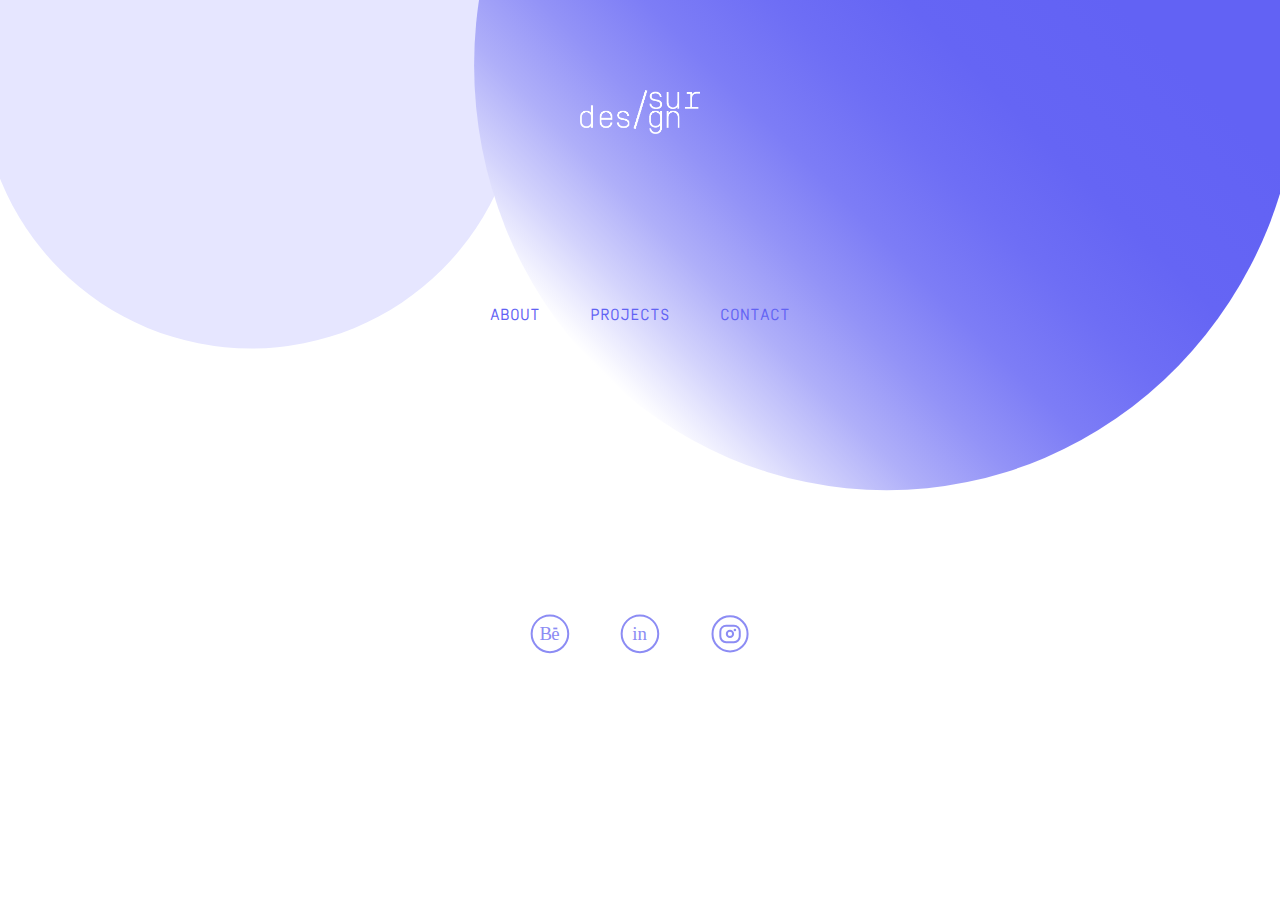
<file: index.html>
<!DOCTYPE html>
<html lang="en">
<head>
  <meta charset="UTF-8">
  <meta name="viewport" content="width=device-width">
  <meta name="description" content="">
  
  <title>isurdesign</title>
  <link rel="stylesheet" href="main.css">
</head>
<body class="wrapper">
 <div class="background-pattern-large"></div>
 <div class="background-pattern-small"></div>
  <header class="logo">
   <a href="index.html"><img class="icon" src="assets/logo-white.png" alt="isur design logo" width="120"></a>
  </header>
  
  <main>
    <nav>
     <ul>
       <!-- <li><a href="home.html">HOME</a></li> !-->
       <li><a href="about.html">ABOUT</a></li>
       <li><a href="projects.html">PROJECTS</a></li>
       <li><a href="contact.html">CONTACT</a></li>
     </ul>
    </nav>
    
  </main>
  
  <footer>
   <nav>
     <ul class="social-nav">
       <li><a href="https://www.behance.net/iurshanaed51"><img src="assets/icon-behance-01.svg" alt="behance icon" width="40"></a></li>
       <li><a href="https://www.linkedin.com/in/urshana-ismayilova-074402137/"><img src="assets/icon-linkedin-01.svg" alt="linkedin icon" width="40"></a></li>
       <li><a href="https://www.instagram.com/isur_design/"><img src="assets/icon-instagram-01.svg" alt="instagram icon" width="40"></a></li>
     </ul>
   </nav>
 </footer>
  
  
  
   
  
</body>
</html>
</file>
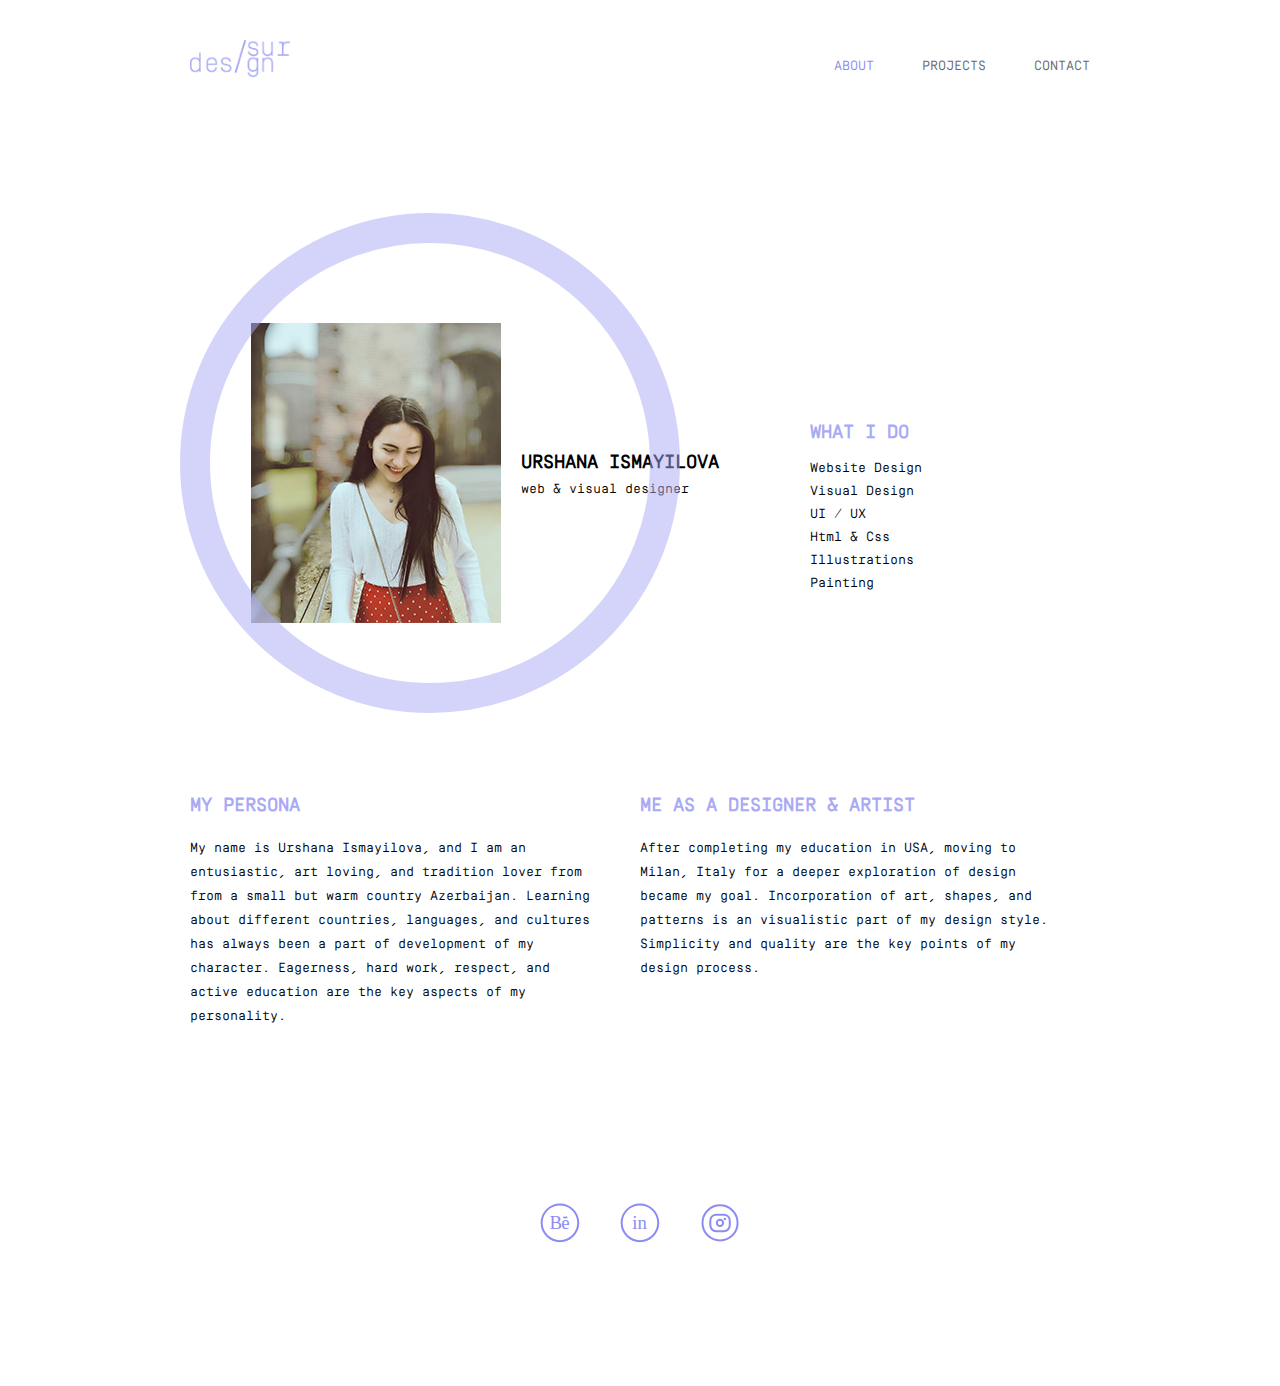
<file: about.html>
<!DOCTYPE html>
<html lang="en">
<head>
  <meta charset="UTF-8">
  <meta name="viewport" content="width=device-width, initial-scale=1.0">
  <title>Personal Description</title>
  <link rel="stylesheet" href="about.css">
</head>
<body>
 <header>
  <a href="index.html"><div class="logo"></div></a>
   <!-- img src="assets/logo-1@2x.png" alt="isur design logo" width="80" class="logo" !-->
   <nav>
     <ul class="top-nav">
       <!-- <li><a href="home.html">HOME</a></li> !-->
       <li><a class="active" href="about.html" >ABOUT</a></li>
       <li><a href="projects.html">PROJECTS</a></li>
       <li><a href="contact.html">CONTACT</a></li>
     </ul>
   </nav>
   
   </header>
 
 <main>
 
 <section class="about">
 <div class="circle"></div>
  <div class="about-circle">
   <div class="profile-photo">
   <img src="assets/profile.JPG" alt="Profile image" width="250" height="300">
   </div>
  
  <div class="title">
    <h1>Urshana Ismayilova</h1>
    <p>Web &amp; Visual Designer</p>
  </div>
  
  </div>
  
    <article class="about-nav-box">
     <h3>What I do</h3>
     <nav class="about-nav">
       <ul>
         <li>Website Design</li>
         <li>Visual Design</li>
         <li>UI / UX</li>
         <li>Html &amp; Css</li>
         <li>Illustrations</li>
         <li>Painting</li>
       </ul>
     </nav>
   </article>
 </section>
  

   
   <!--<div class="slogan">
     <h4>Simplicity and quality</h4>
   </div> !-->
   
   <div class="about-text">
   
    <article class="persona">
     <h3>My Persona</h3>
     <p>My name is Urshana Ismayilova, and I am an entusiastic, art loving, and tradition lover from from a small but warm country Azerbaijan. Learning about different countries, languages, and cultures has always been a part of development of my character. Eagerness, hard work, respect, and active education are the key aspects of my personality.</p>
   </article>
   
   <article class="me">
     <h3>Me as a Designer &amp; artist</h3>
     <p>After completing my education in USA, moving to Milan, Italy for a deeper exploration of design became my goal. Incorporation of art, shapes, and patterns is an visualistic part of my design style. Simplicity and quality are the key points of my design process.</p>
   </article>
   
   </div>
 </main>
 
 <footer>
   <nav>
     <ul class="social-nav">
       <li><a href="https://www.behance.net/iurshanaed51"><img src="assets/icon-behance-01.svg" alt="behance icon" width="40"></a></li>
       <li><a href="https://www.linkedin.com/in/urshana-ismayilova-074402137/"><img src="assets/icon-linkedin-01.svg" alt="linkedin icon" width="40"></a></li>
       <li><a href="https://www.instagram.com/isur_design/"><img src="assets/icon-instagram-01.svg" alt="instagram icon" width="40"></a></li>
     </ul>
   </nav>
 </footer>
  
</body>
</html>
</file>
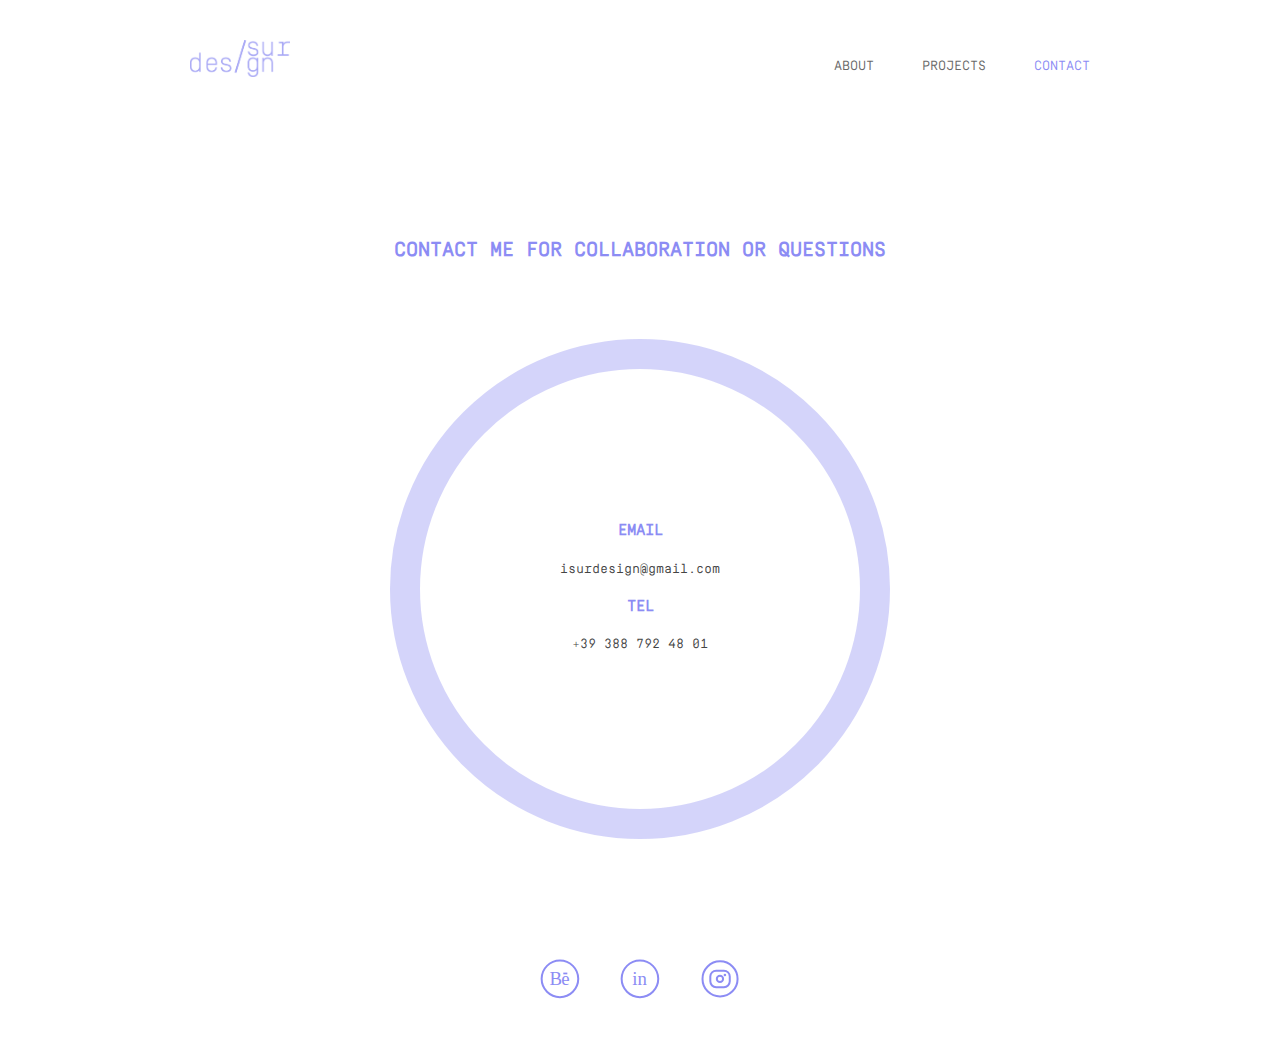
<file: contact.html>
<!DOCTYPE html>
<html lang="en">
<head>
  <meta charset="UTF-8">
  <meta name="viewport" content="width=device-width">
  <meta name="description" content="contact information">
  <title>isur DESIGN about</title>
  <link rel="stylesheet" href="style.css">
</head>
<body>


<header>
  <a href="index.html"><div class="logo"></div></a>
   <!-- img src="assets/logo-1@2x.png" alt="isur design logo" width="80" class="logo" !-->
   <nav>
     <ul class="top-nav">
       <!-- <li><a href="home.html">HOME</a></li> !-->
       <li><a href="about.html" >ABOUT</a></li>
       <li><a href="projects.html">PROJECTS</a></li>
       <li><a  class="active" href="contact.html">CONTACT</a></li>
     </ul>
   </nav>
   
   </header>
 <main class="contact-box">
   <h2>Contact me for collaboration or questions</h2>
  
  <article class="contacts">
     <h3>Email</h3>
     <p><a href="mailto:isurdesign@gmail.com">isurdesign@gmail.com</a></p>
     <h3>Tel</h3>
     <p>+39 388 792 48 01</p>
   </article>
 </main>
 
<footer>
   <nav>
     <ul class="social-nav">
       <li><a href="https://www.behance.net/iurshanaed51"><img src="assets/icon-behance-01.svg" alt="behance icon" width="40"></a></li>
       <li><a href="https://www.linkedin.com/in/urshana-ismayilova-074402137/"><img src="assets/icon-linkedin-01.svg" alt="linkedin icon" width="40"></a></li>
       <li><a href="https://www.instagram.com/isur_design/"><img src="assets/icon-instagram-01.svg" alt="instagram icon" width="40"></a></li>
     </ul>
   </nav>
 </footer>
 
 
  
  
</body>
</html>
</file>
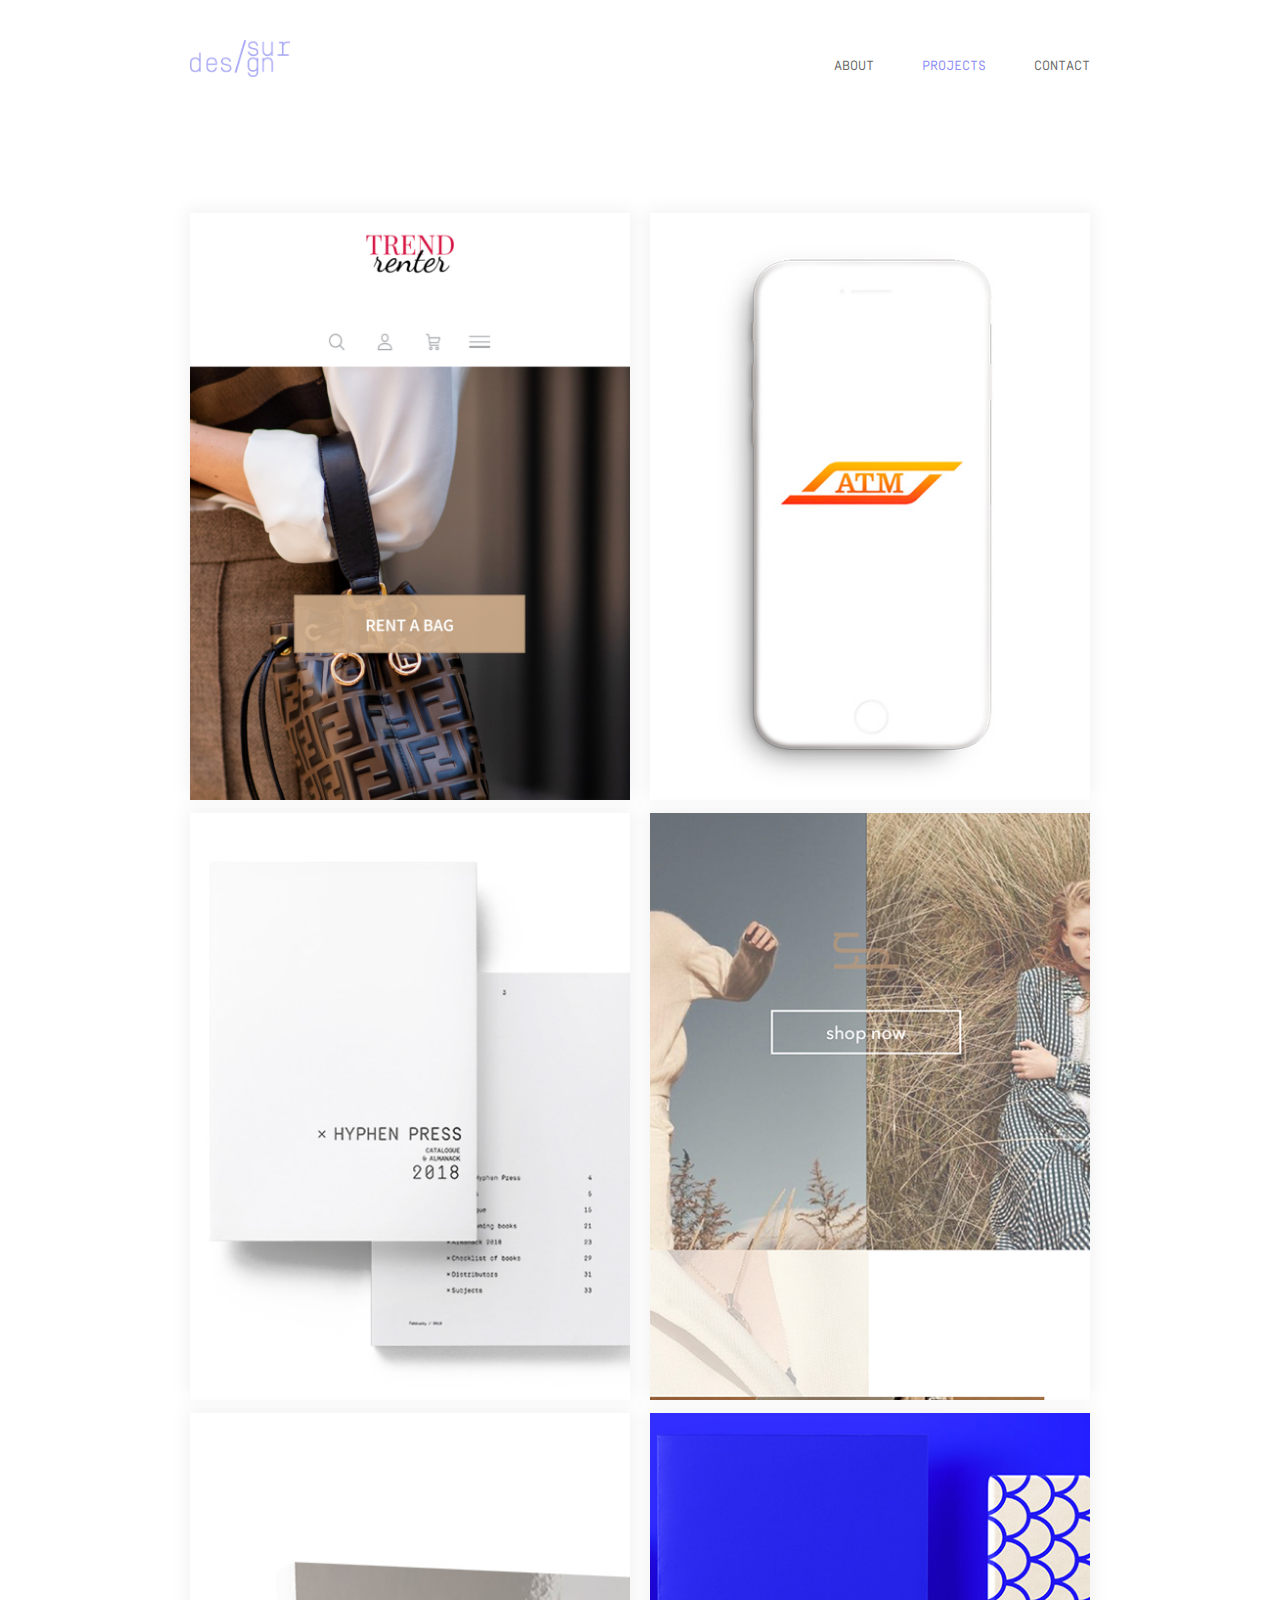
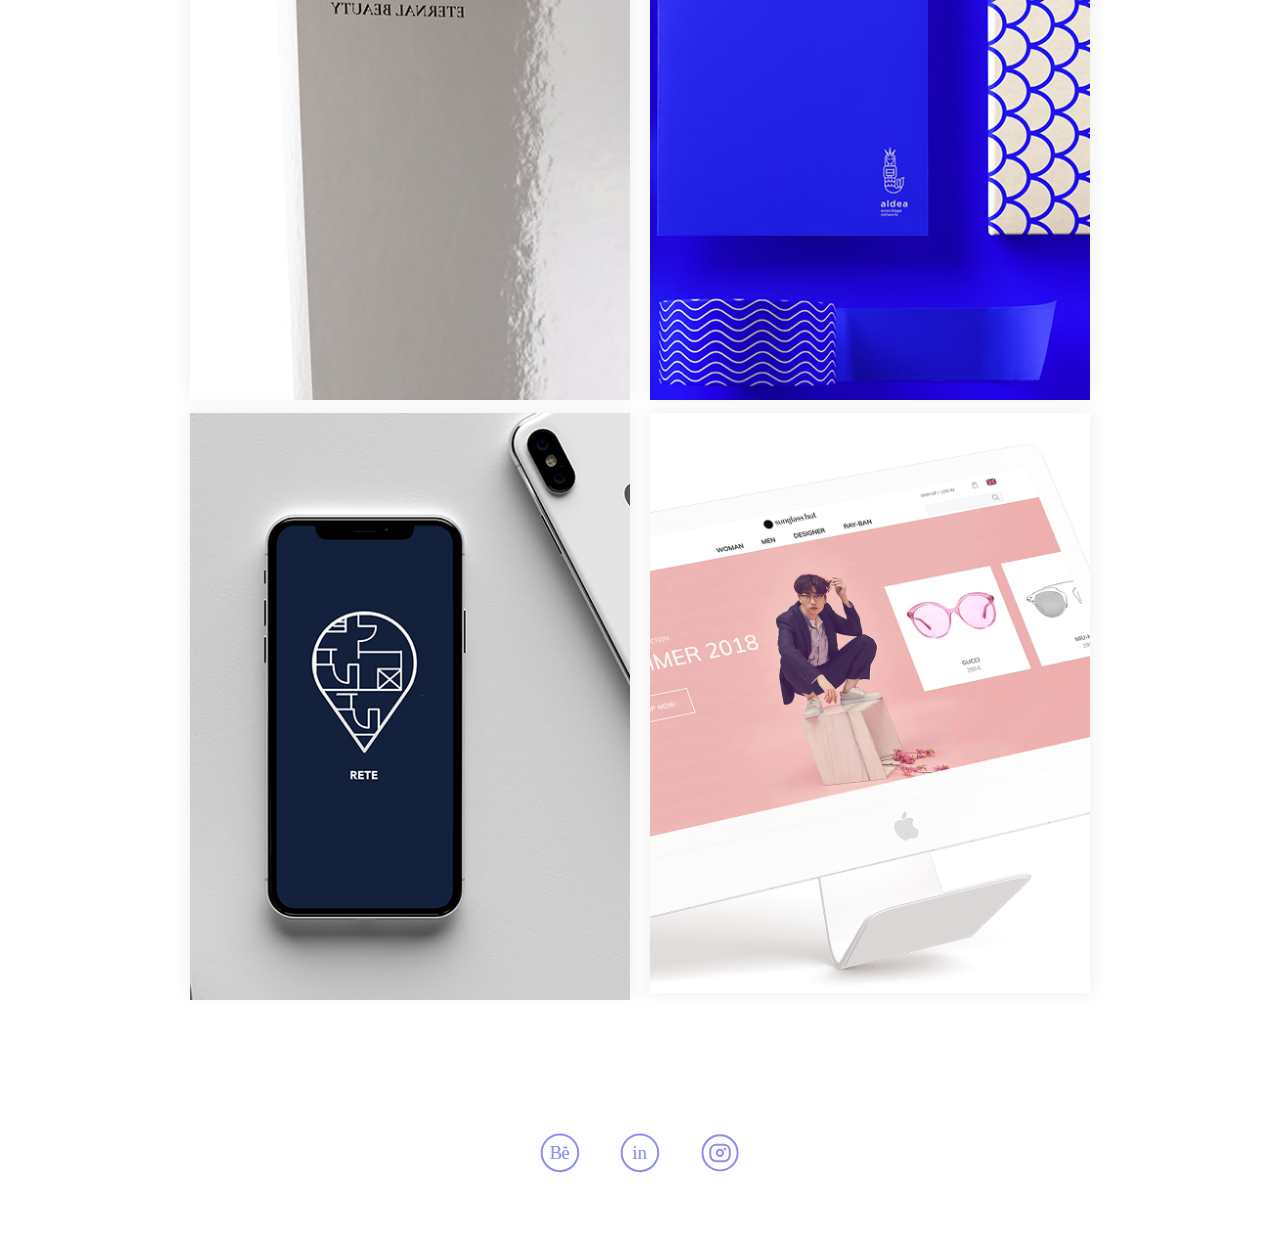
<file: projects.html>
<!DOCTYPE html>
<html lang="en">
<head>
  <meta charset="UTF-8">
  <meta name="viewport" content="width=device-width">
  <meta name="description" content="">
  <title>isur Design projects</title>
  <link rel="stylesheet" href="style.css">
</head>
<body>
 <header>
  <a href="index.html"><div class="logo"></div></a>
   <!-- img src="assets/logo-1@2x.png" alt="isur design logo" width="80" class="logo" !-->
   <nav>
     <ul class="top-nav">
       <!-- <li><a href="home.html">HOME</a></li> !-->
       <li><a href="about.html" >ABOUT</a></li>
       <li><a class="active" href="projects.html">PROJECTS</a></li>
       <li><a href="contact.html">CONTACT</a></li>
     </ul>
   </nav>
   
   </header>
   
  <main class="projects-main">
  
  <section>
     <p class="slogan"></p>
   </section>
   
   
   <article class="project-grid">
      
     <a href="projects/trendrenter.html" class="project-card">
         <img src="images/trendrenter-cover.jpg" width="450" height="600" class="project-card-img">
         <div class="project-card-title"><p>TrendRenter</p></div>
       </a>
     
       <a href="projects/atm-app.html" class="project-card">
         <img src="images/atm-cover.jpg" width="450" height="600" class="project-card-img">
         <div class="project-card-title"><p>Atm Mobile App</p></div>
       </a>

       <a href="projects/catalogue.html" class="project-card">
         <img src="images/catalogue.jpg" width="450" height="600" class="project-card-img">
         <div class="project-card-title"><p>Hyphen Press Catalogue</p></div>
       </a>

       <a href="projects/trumpet.html" class="project-card">
         <img src="images/trumpet-cover.jpg" width="450" height="600" class="project-card-img">
         <div class="project-card-title"><p>Trumpet Web Design</p></div>
       </a>
       
       <a href="projects/photobook.html" class="project-card">
         <img src="images/photobook-cover.jpg" width="450" height="600" class="project-card-img">
         <div class="project-card-title"><p>Eternal Beauty Photobook</p></div>
       </a>
       
       <a href="projects/aldea.html" class="project-card">
         <img src="images/aldea-cover.jpg" width="450" height="600" class="project-card-img">
         <div class="project-card-title"><p>Aldea Branding Project</p></div>
       </a>
       
       <a href="projects/rete.html" class="project-card">
         <img src="images/rete-cover.jpg" width="450" height="600" class="project-card-img">
         <div class="project-card-title"><p>Rete Service App</p></div>
       </a>
       
       <a href="projects/sunglasshut.html" class="project-card">
         <img src="images/cover_sunglasshut.png" width="450" height="600" class="project-card-img">
         <div class="project-card-title"><p>Sunglasshut Web Design</p></div>
       </a>

     
   </article>
 </main>
 
 <footer>
   <nav>
     <ul class="social-nav">
       <li><a href="https://www.behance.net/iurshanaed51"><img src="assets/icon-behance-01.svg" alt="behance icon" width="40"></a></li>
       <li><a href="https://www.linkedin.com/in/urshana-ismayilova-074402137/"><img src="assets/icon-linkedin-01.svg" alt="linkedin icon" width="40"></a></li>
       <li><a href="https://www.instagram.com/isur_design/"><img src="assets/icon-instagram-01.svg" alt="instagram icon" width="40"></a></li>
     </ul>
   </nav>
 </footer>
  
</body>
</html>
</file>
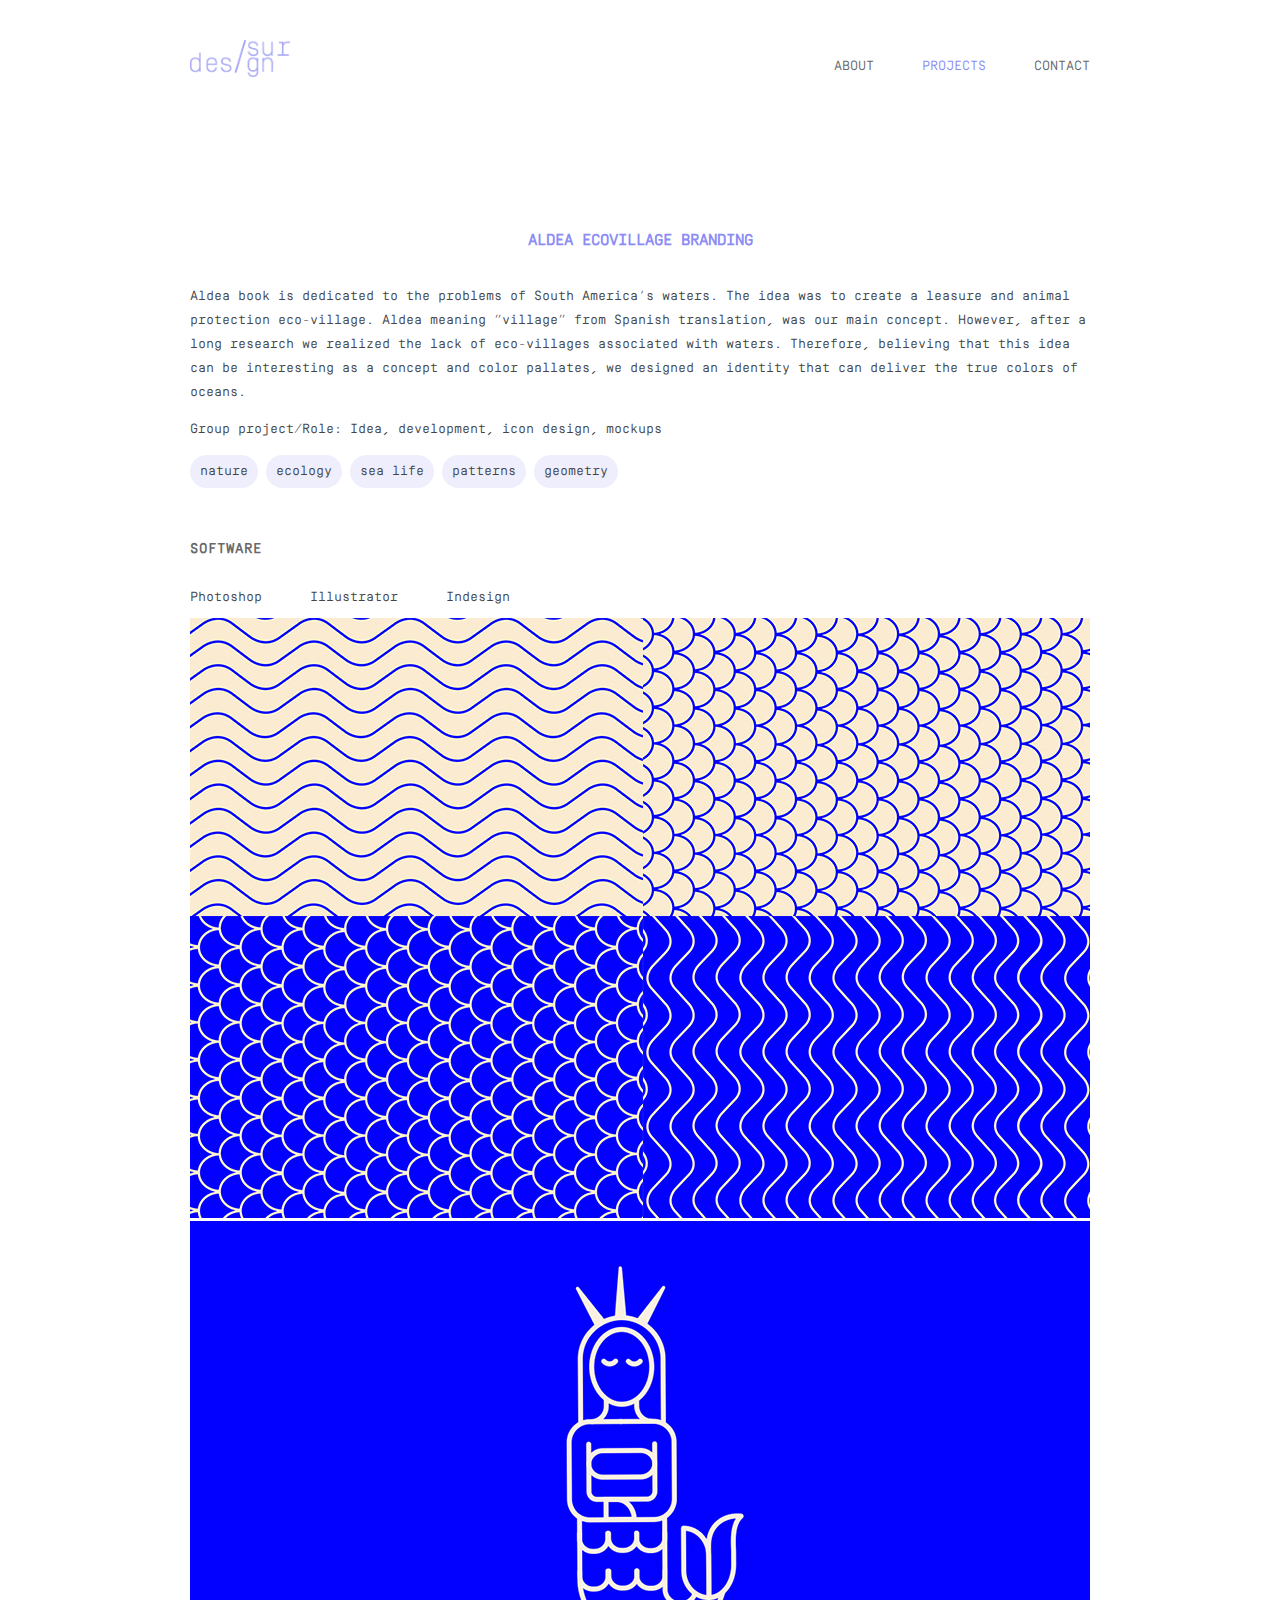
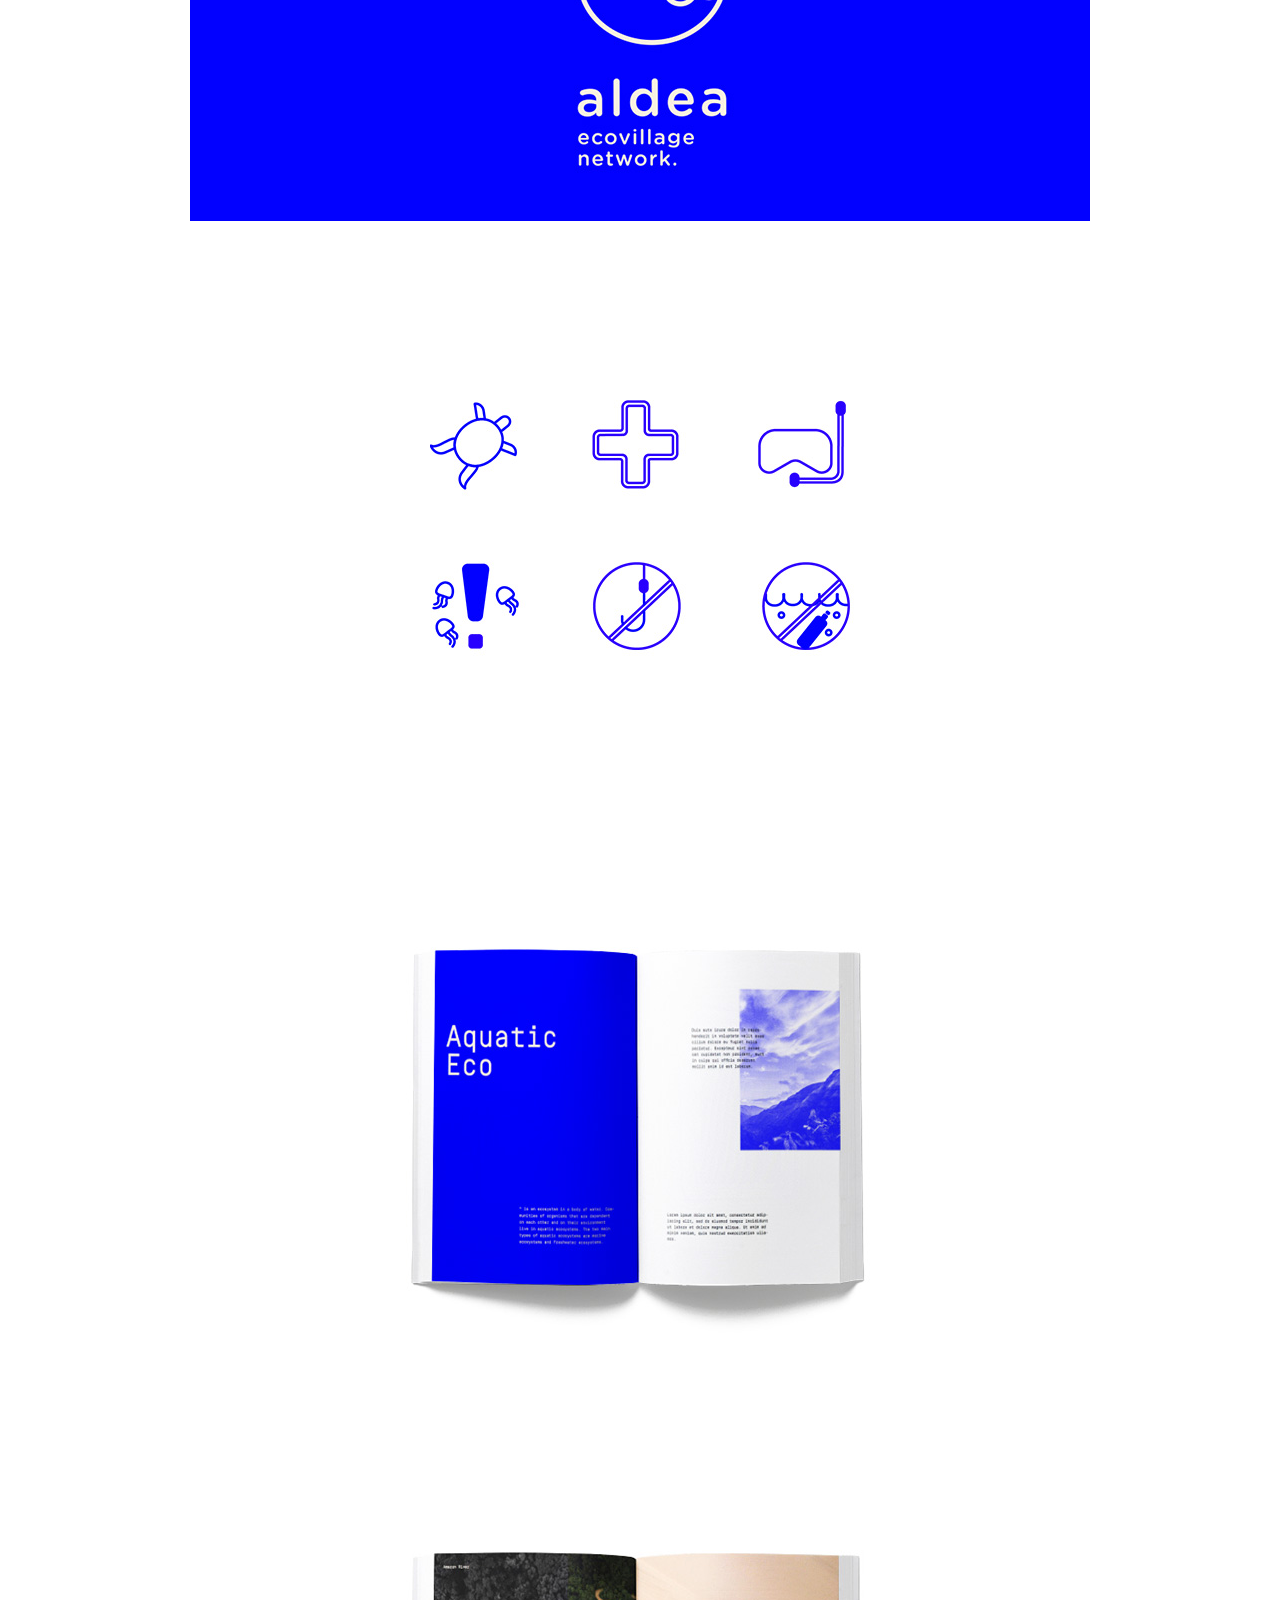
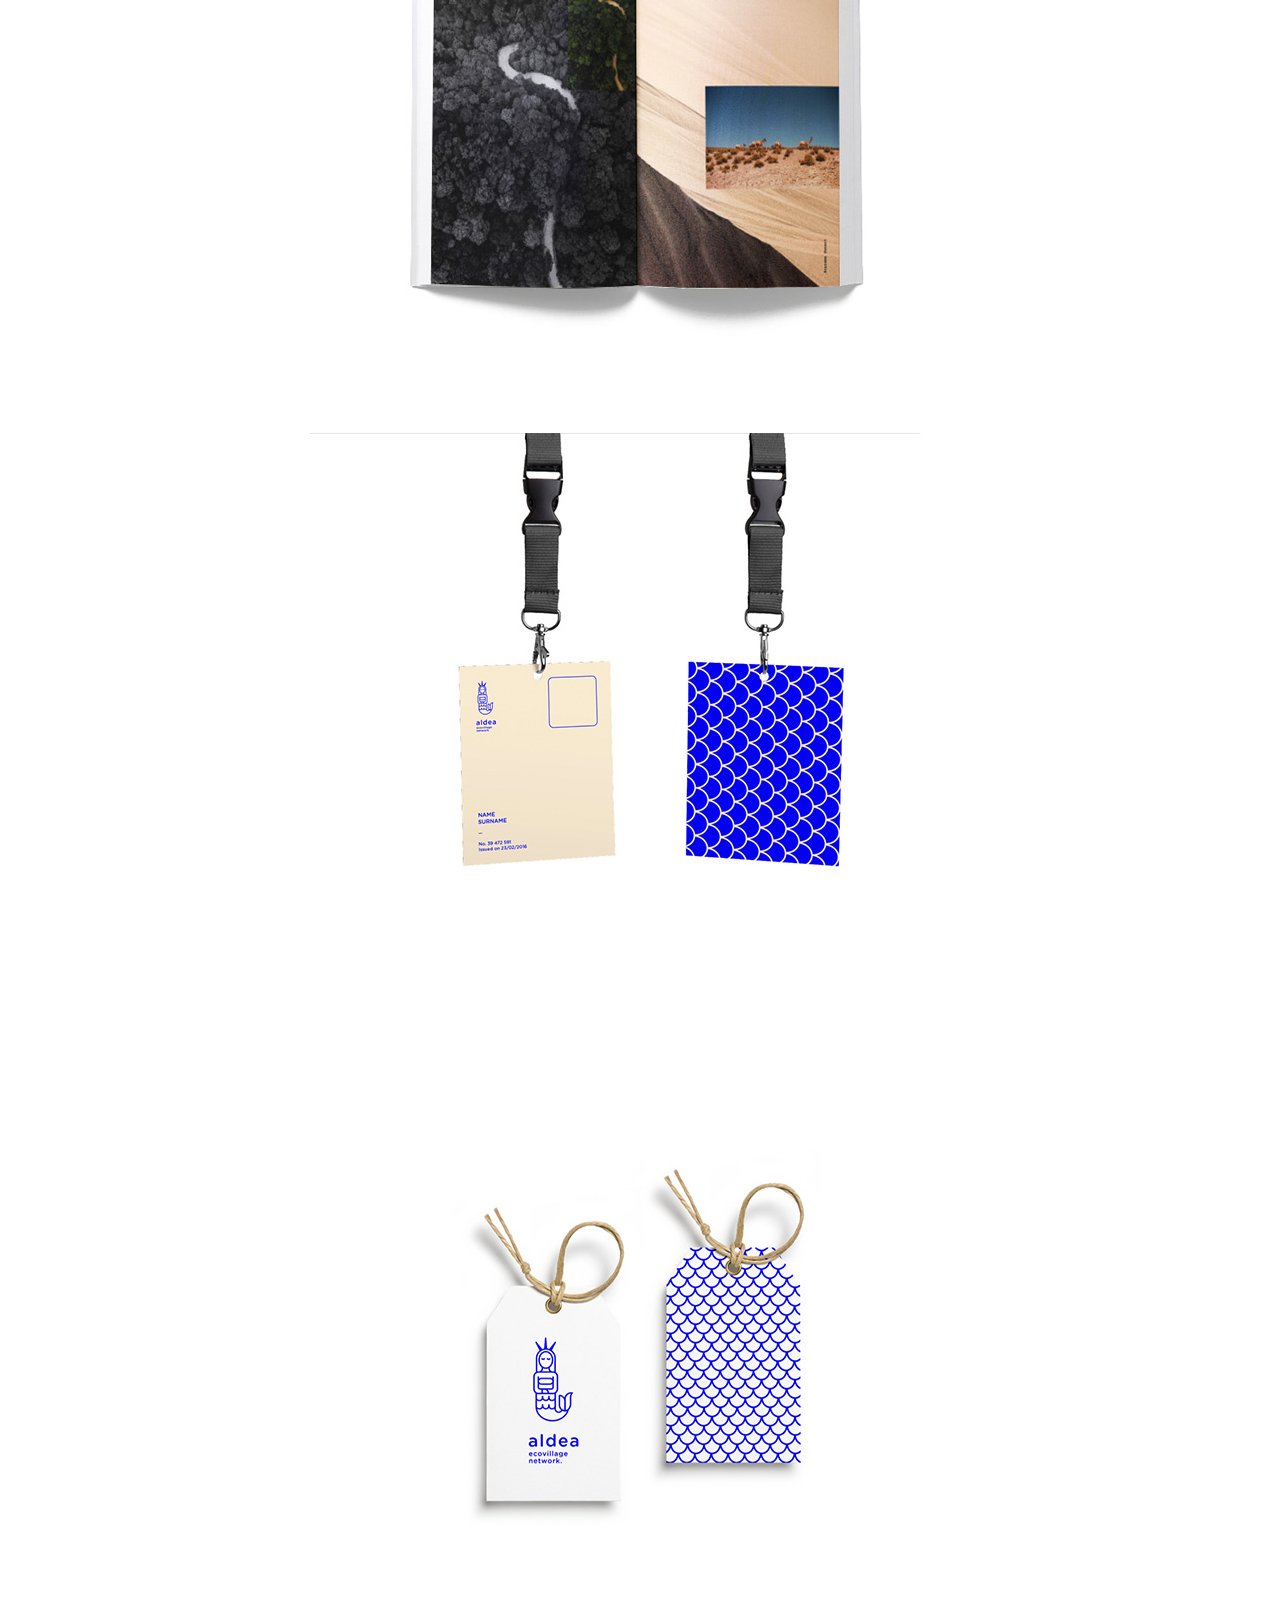
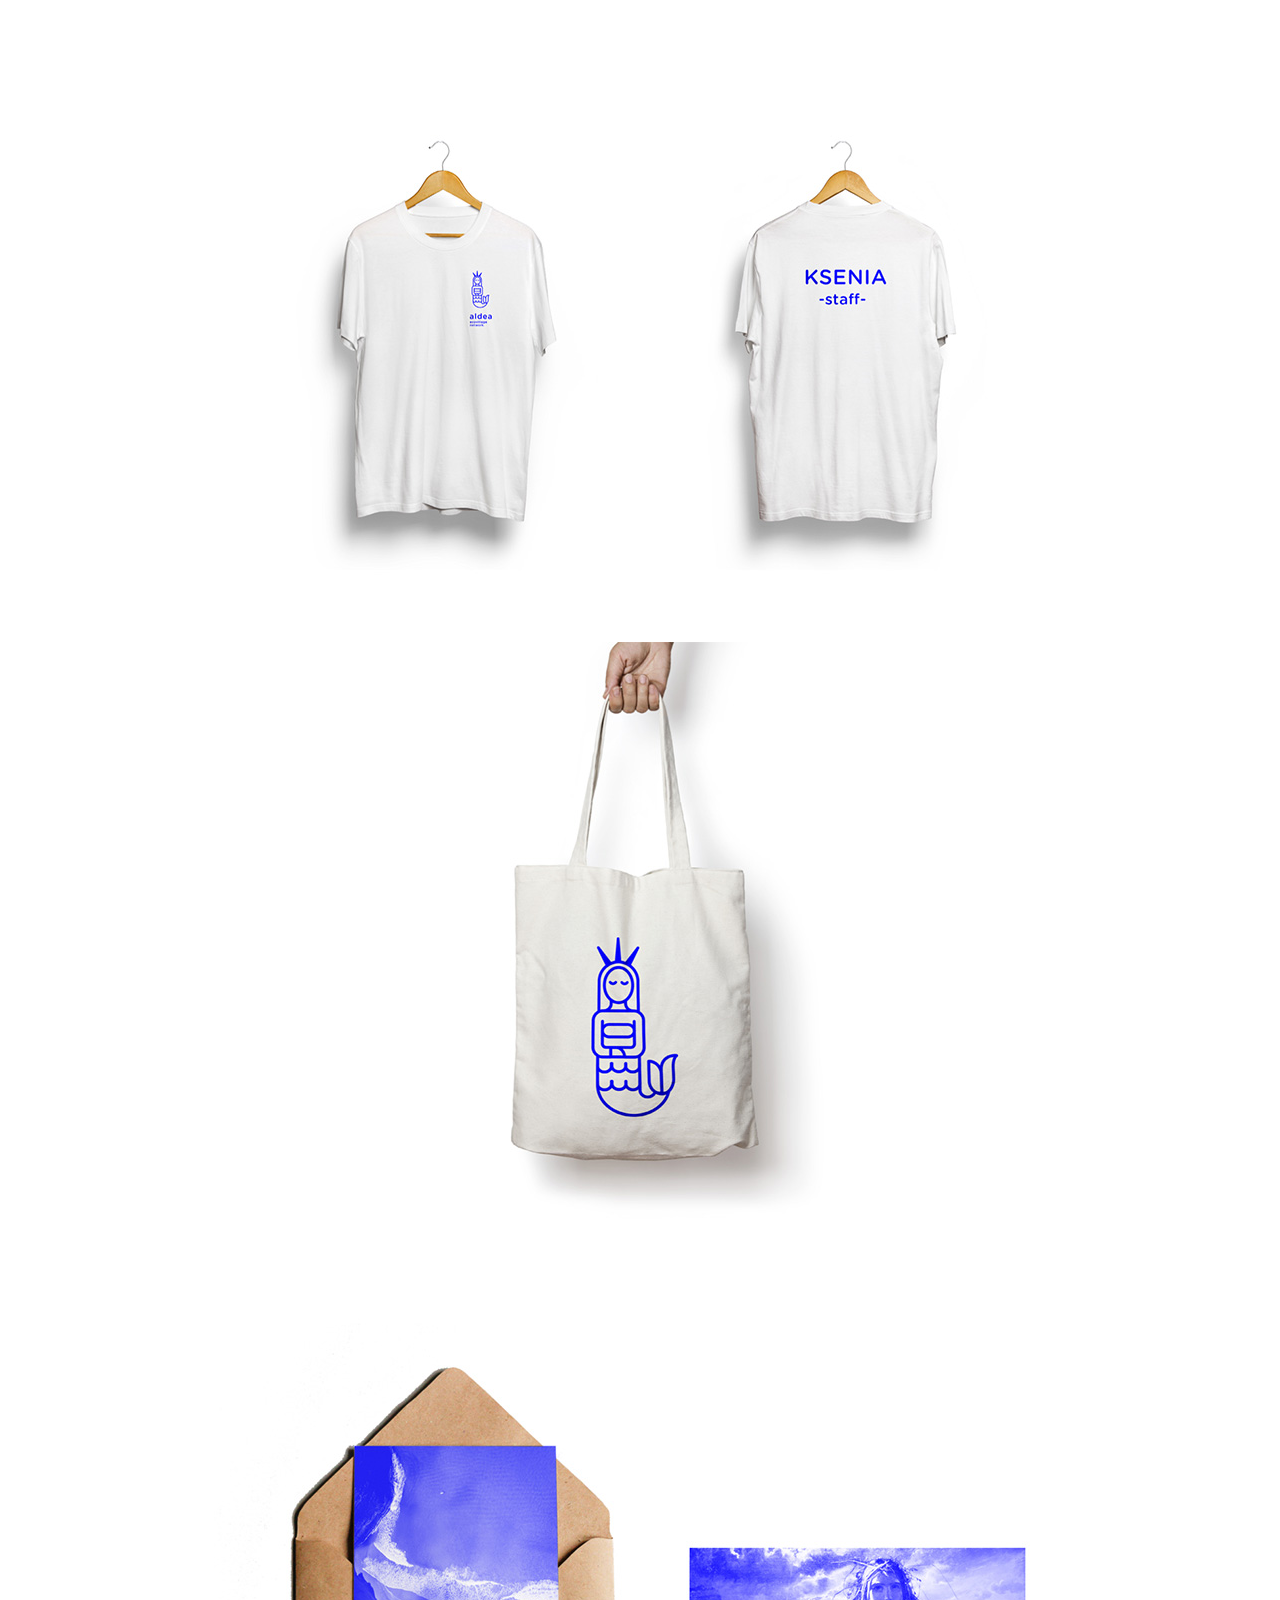
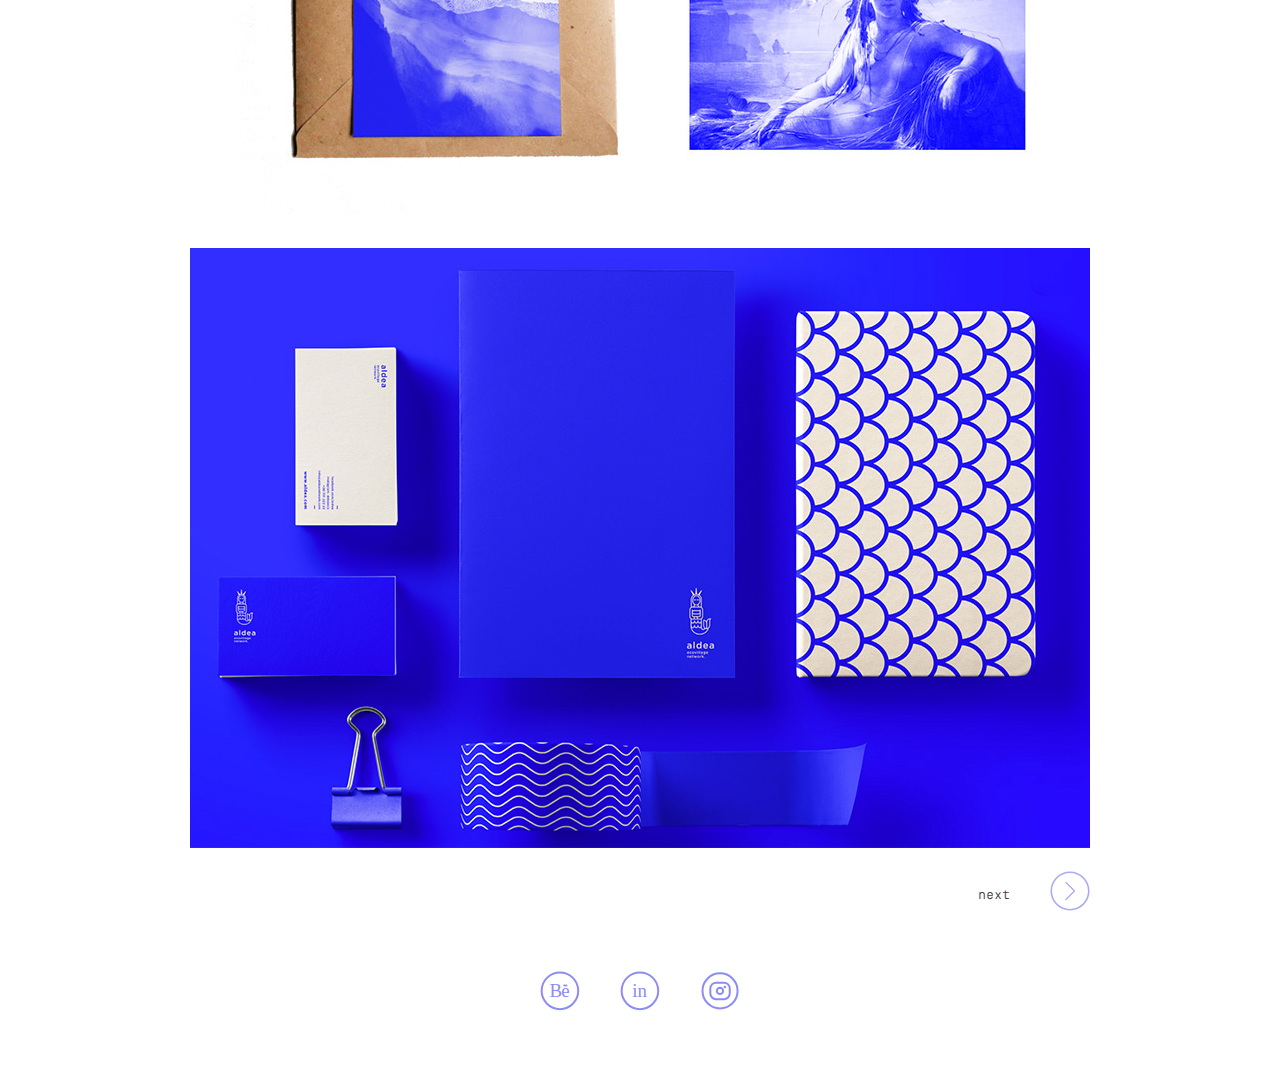
<file: projects/aldea.html>
<!DOCTYPE html>
<html lang="en">
<head>
  <meta charset="UTF-8">
  <meta name="viewport" content="width=device-width">
  <meta name="description" content="">
  <title>ATM app project</title>
  <link rel="stylesheet" href="../style.css">
</head>
<body>
 <header>
  <a href="../index.html"><div class="logo"></div></a>
   <!-- img src="assets/logo-1@2x.png" alt="isur design logo" width="80" class="logo" !-->
   <nav>
     <ul class="top-nav">
       <!--<li><a href="../home.html">HOME</a></li>!-->
       <li><a href="../about.html">ABOUT</a></li>
       <li><a class="active" href="../projects.html">PROJECTS</a></li>
       <li><a href="../contact.html">CONTACT</a></li>
     </ul>
   </nav>
   
  </header>
   
  <main class="projects-main">
   
   <article class="project-row">
   <h3>Aldea ecovillage branding</h3>
    <p>Aldea book is dedicated to the problems of South America’s
waters. The idea was to create a leasure and animal
protection eco-village. Aldea meaning “village” from Spanish
translation, was our main concept. However, after a long
research we realized the lack of eco-villages associated
with waters. Therefore, believing that this idea can be
interesting as a concept and color pallates, we designed an
identity that can deliver the true colors of oceans.
    </p>
    <p>Group project/Role: Idea, development, icon design, mockups</p>
    

    
    <ul class="keywords">
       <li>nature</li>
       <li>ecology</li>
       <li>sea life</li>
       <li>patterns</li>
       <li>geometry</li>
       </ul>
       
    <div class="programs-box">
       <h3>Software</h3>
       <ul class="programs">
       <li>Photoshop</li>
       <li>Illustrator</li>
       <li>Indesign</li>
       </ul>
    </div>
       
    <div class="project-column">
     
     <img src="../images/aldea/patterns.jpg" width="900">
     <img src="../images/aldea/logo.jpg" width="900">
     <img src="../images/aldea/icons.jpg" width="900">
     <img src="../images/aldea/aldea-1.jpg" width="900">
     <img src="../images/aldea/aldea-2.jpg" width="900">
     <img src="../images/aldea/badge.jpg" width="900">
     <img src="../images/aldea/tag.jpg" width="900">
     <img src="../images/aldea/shirts.jpg" width="900">
     <img src="../images/aldea/bag.jpg" width="900">
     <img src="../images/aldea/letter.jpg" width="900">
     <img src="../images/aldea/stationary.jpg" width="900">
       
     <div class="next-button">
     <p><a href="rete.html">next</a></p>
     <a href="rete.html"><div class="button"></div></a>
    </div>
     
     
     

    </div>
     
   </article>
 </main>
 
 <footer>
   <nav>
     <ul class="social-nav">
       <li><a href="https://www.behance.net/isurdesign164c"><img src="../assets/icon-behance-01.svg" alt="behance icon" width="40"></a></li>
       <li><a href="https://www.linkedin.com/in/urshana-ismayilova-074402137/"><img src="../assets/icon-linkedin-01.svg" alt="linkedin icon" width="40"></a></li>
       <li><a href="https://www.instagram.com/isur_design/"><img src="../assets/icon-instagram-01.svg" alt="instagram icon" width="40"></a></li>
     </ul>
   </nav>
 </footer>
  
</body>
</html>
</file>
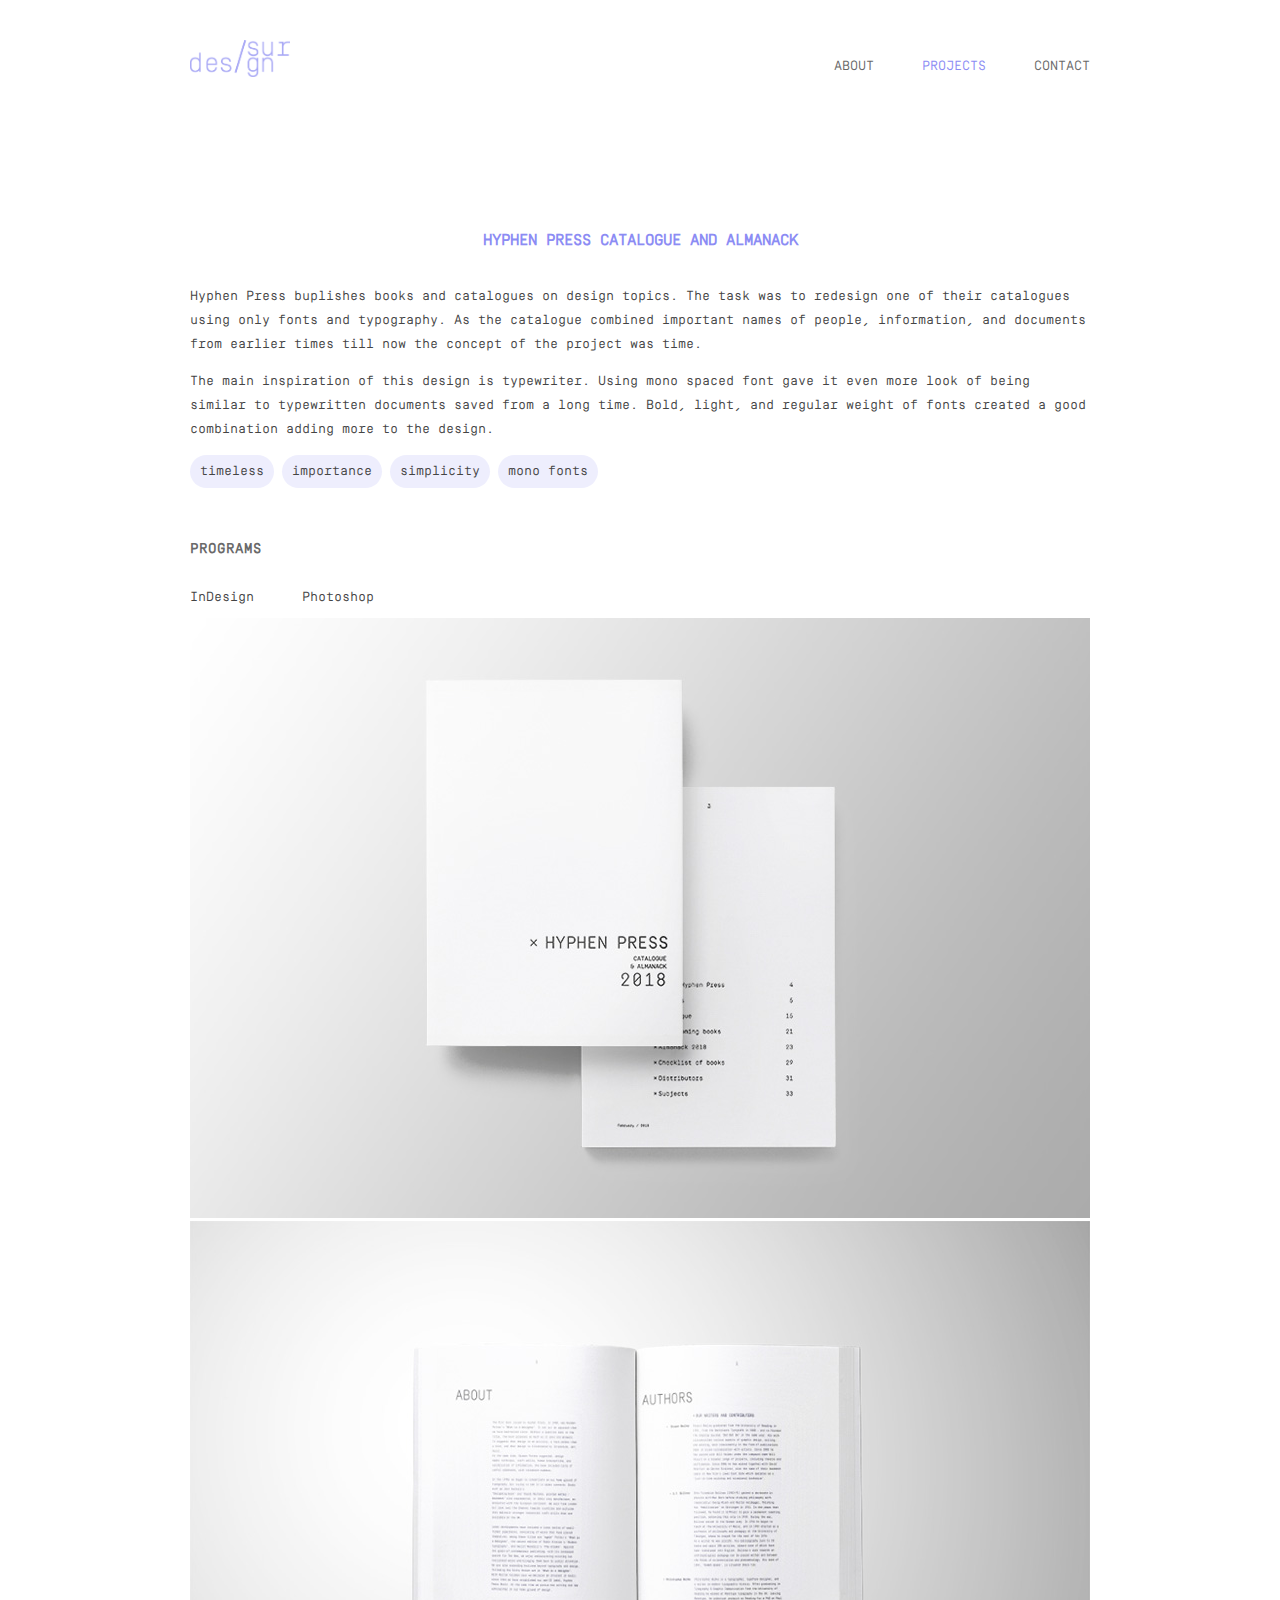
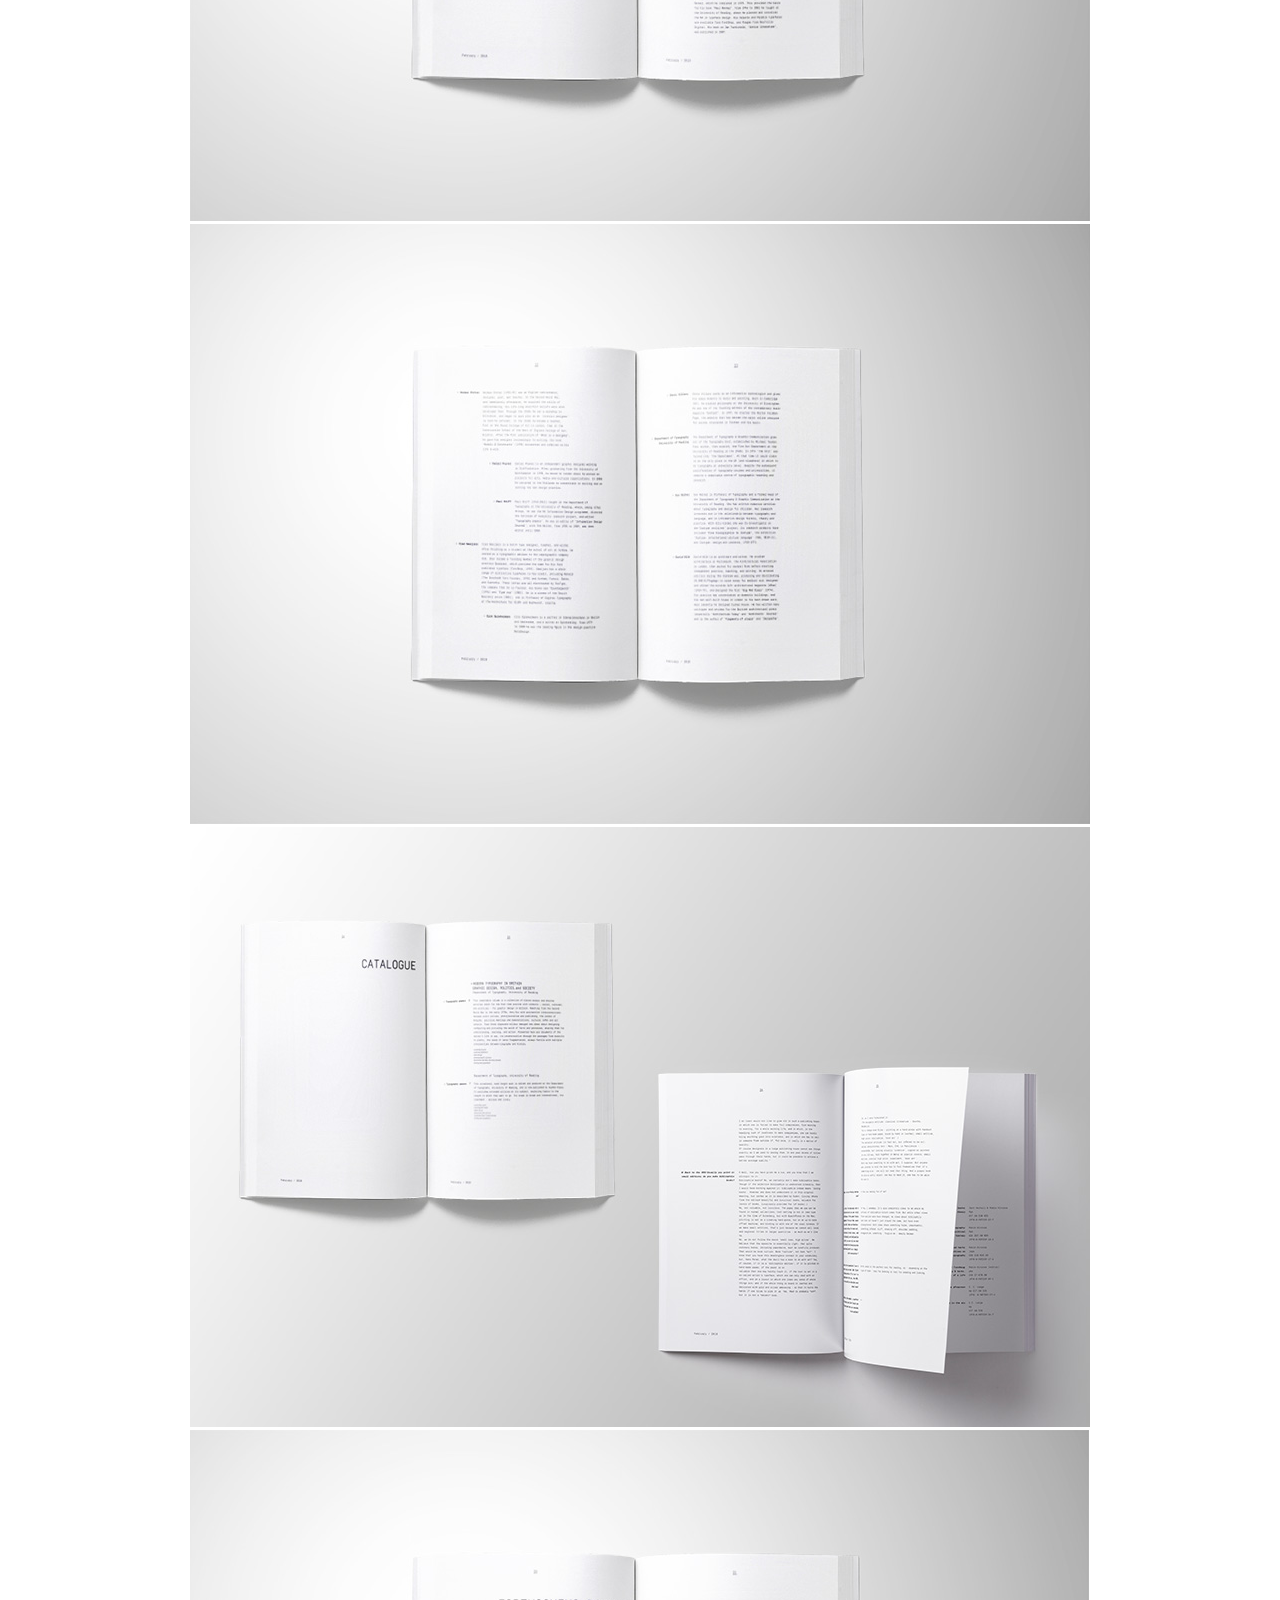
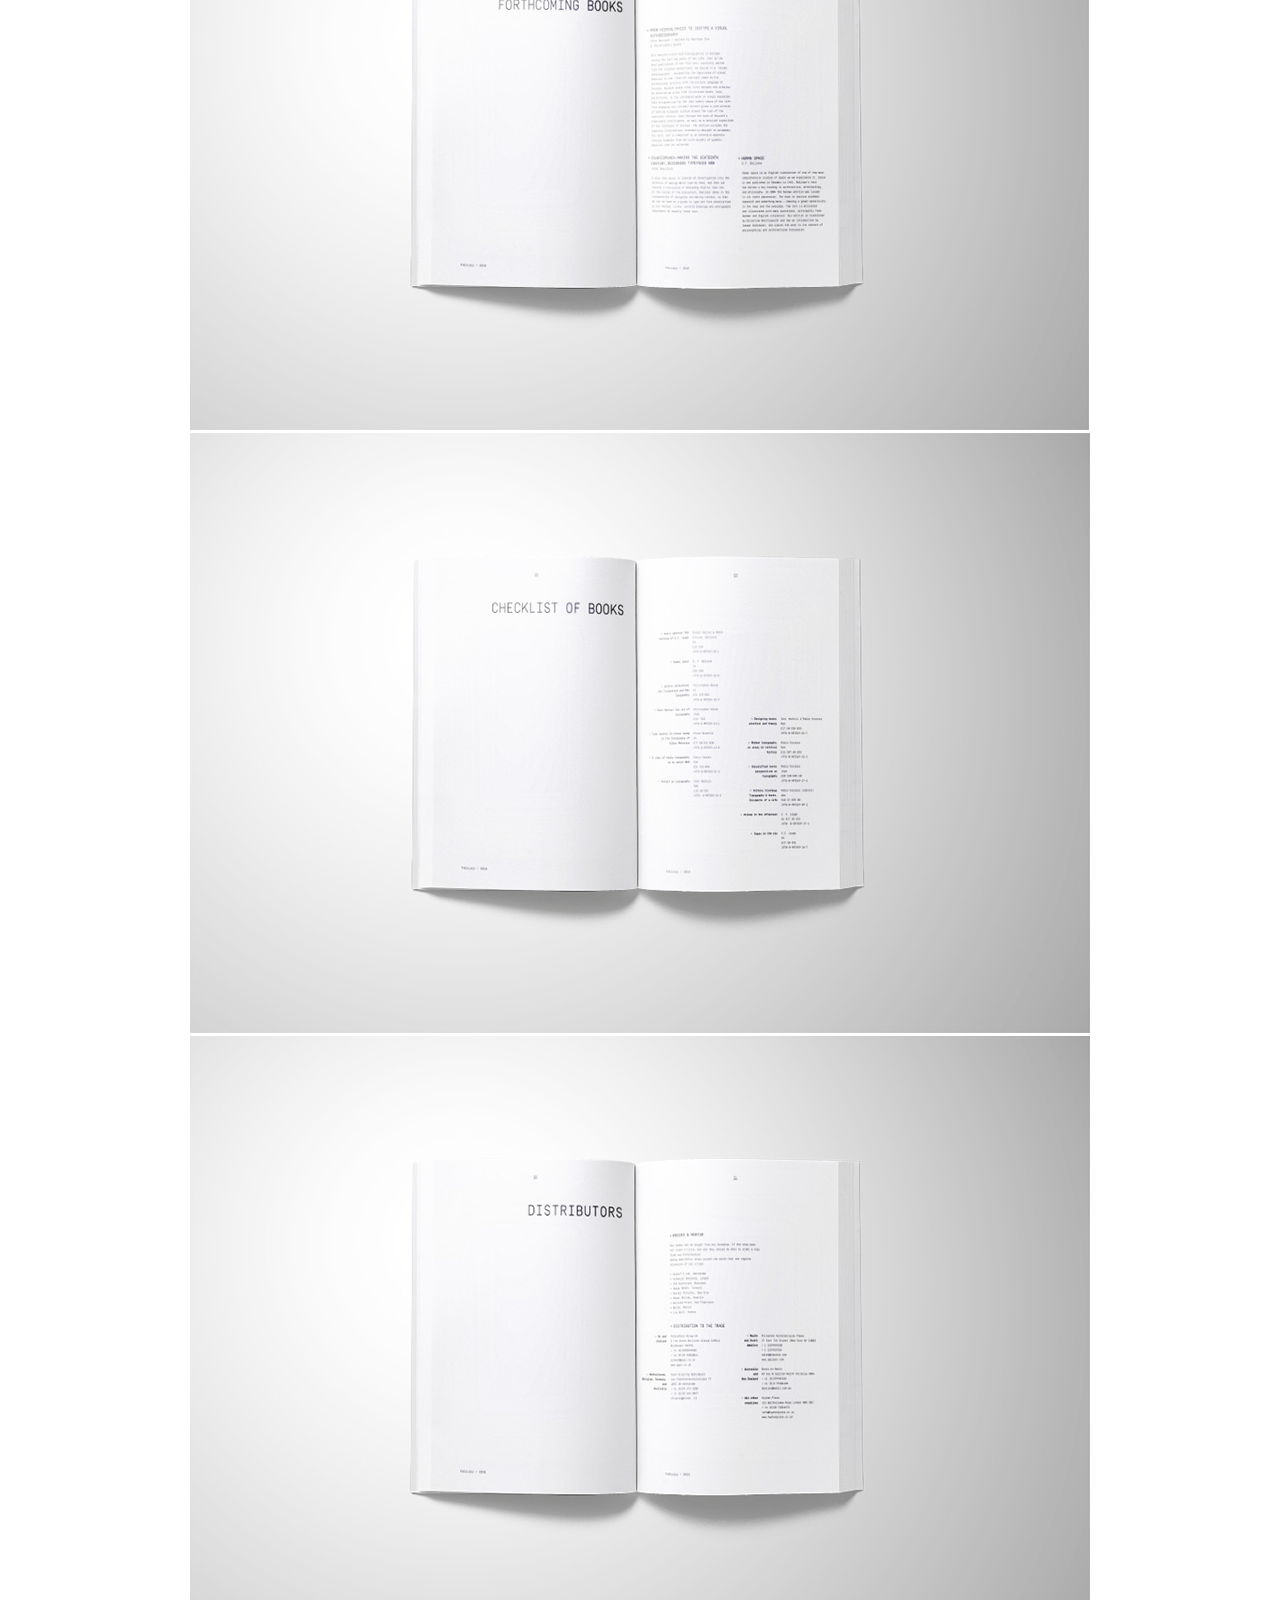
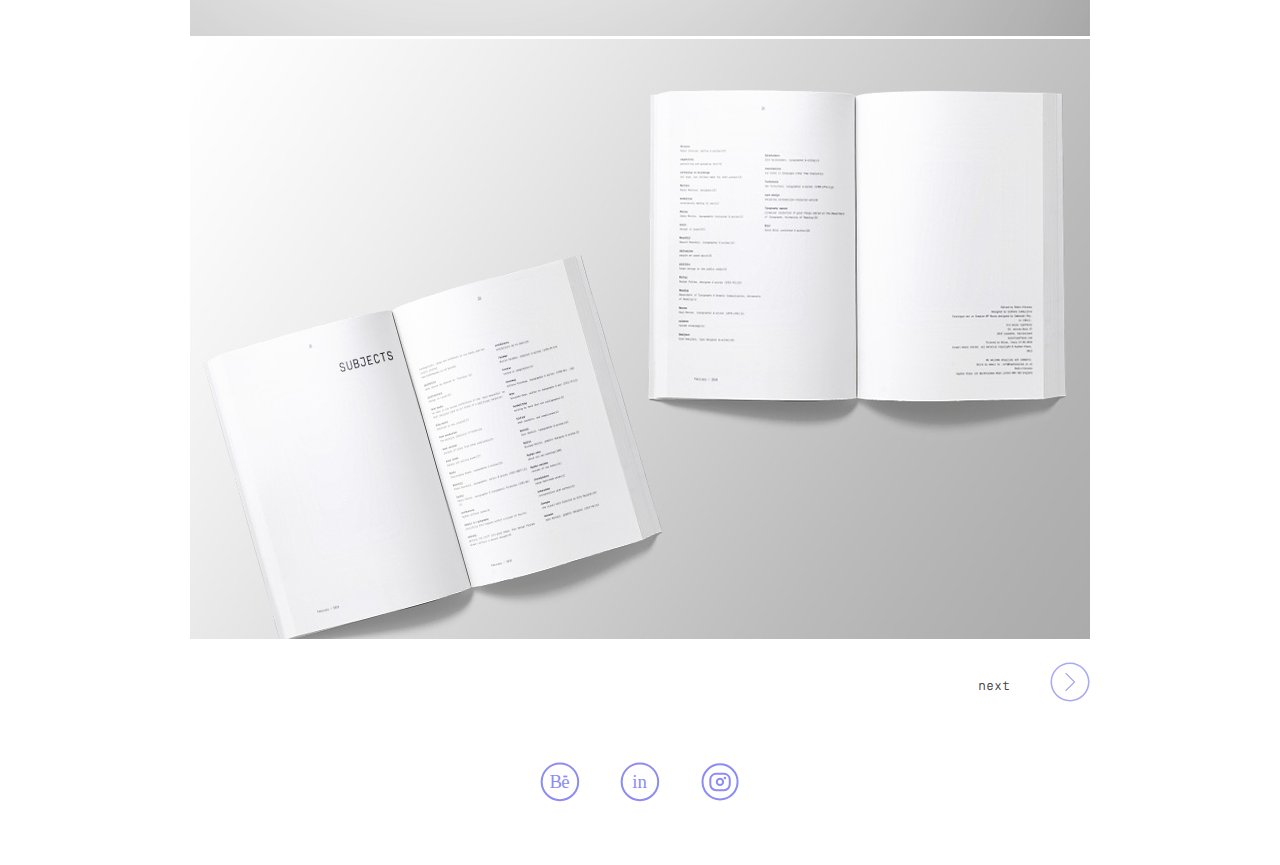
<file: projects/catalogue.html>
<!DOCTYPE html>
<html lang="en">
<head>
  <meta charset="UTF-8">
  <meta name="viewport" content="width=device-width">
  <meta name="description" content="">
  <title>Hyphen Press Catalogue</title>
  <link rel="stylesheet" href="../style.css">
</head>
<body>
 <header>
  <a href="../index.html"><div class="logo"></div></a>
   <!-- img src="assets/logo-1@2x.png" alt="isur design logo" width="80" class="logo" !-->
   <nav>
     <ul class="top-nav">
       <!--<li><a href="home.html">HOME</a></li>!-->
       <li><a href="../about.html">ABOUT</a></li>
       <li><a class="active" href="../projects.html">PROJECTS</a></li>
       <li><a href="../contact.html">CONTACT</a></li>
     </ul>
   </nav>
   
  </header>
   
  <main class="projects-main">
   
   <article class="project-row">
   <h3>Hyphen Press Catalogue and Almanack</h3>
    <p>Hyphen Press buplishes books and catalogues on design topics.
The task was to redesign one of their catalogues using only
fonts and typography.
As the catalogue combined important names of people,
information, and documents from earlier times till now the
concept of the project was time.</p> 
<p>The main inspiration of this
design is typewriter. Using mono spaced font gave it even
more look of being similar to typewritten documents saved
from a long time. Bold, light, and regular weight of fonts
created a good combination adding more to the design.</p>
    
    <ul class="keywords">
       <li>timeless</li>
       <li>importance</li>
       <li>simplicity</li>
       <li>mono fonts</li>
    </ul>
      
    <div class="programs-box">
       <h3>Programs</h3>
       <ul class="programs">
       <li>InDesign</li>
       <li>Photoshop</li>
       </ul>
    </div>
       
       
     <div class="project-column">
     <img src="../images/catalogue/book-cover.jpg">
     <img src="../images/catalogue/catalogue-1.jpg">
     <img src="../images/catalogue/catalogue-2.jpg">
     <img src="../images/catalogue/catalogue-3.jpg">
     <img src="../images/catalogue/catalogue-4.jpg">
     <img src="../images/catalogue/catalogue-5.jpg">
     <img src="../images/catalogue/catalogue-6.jpg">
     <img src="../images/catalogue/catalogue-7.jpg">
     
     
       
     <div class="next-button">
     
      <p><a href="trumpet.html">next</a></p>
      <a href="trumpet.html"><div class="button"></div></a>
     </div>
     
     </div>
     
     
     
   </article>
 </main>
 
 <footer>
   <nav>
     <ul class="social-nav">
       <li><a href="https://www.behance.net/isurdesign164c"><img src="../assets/icon-behance-01.svg" alt="behance icon" width="40"></a></li>
       <li><a href="https://www.linkedin.com/in/urshana-ismayilova-074402137/"><img src="../assets/icon-linkedin-01.svg" alt="linkedin icon" width="40"></a></li>
       <li><a href="https://www.instagram.com/isur_design/"><img src="../assets/icon-instagram-01.svg" alt="instagram icon" width="40"></a></li>
     </ul>
   </nav>
 </footer>
  
</body>
</html>
</file>
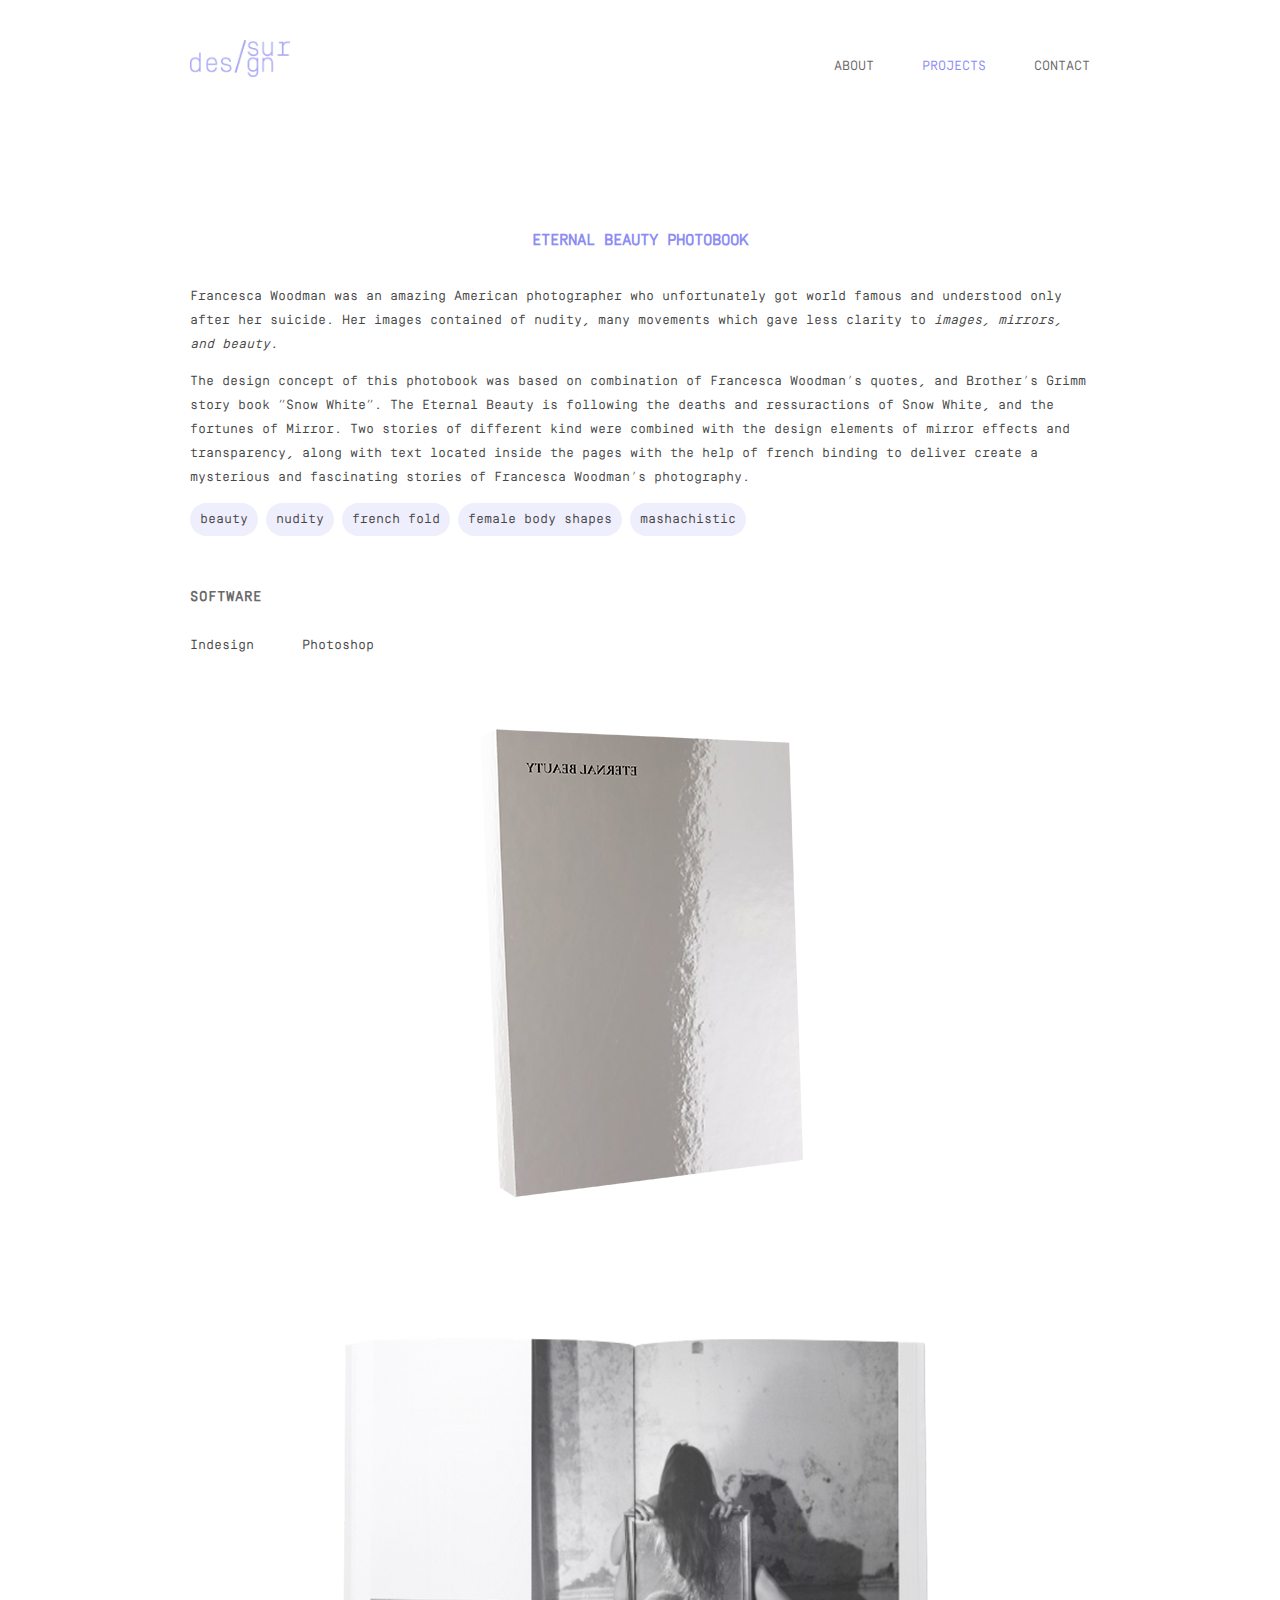
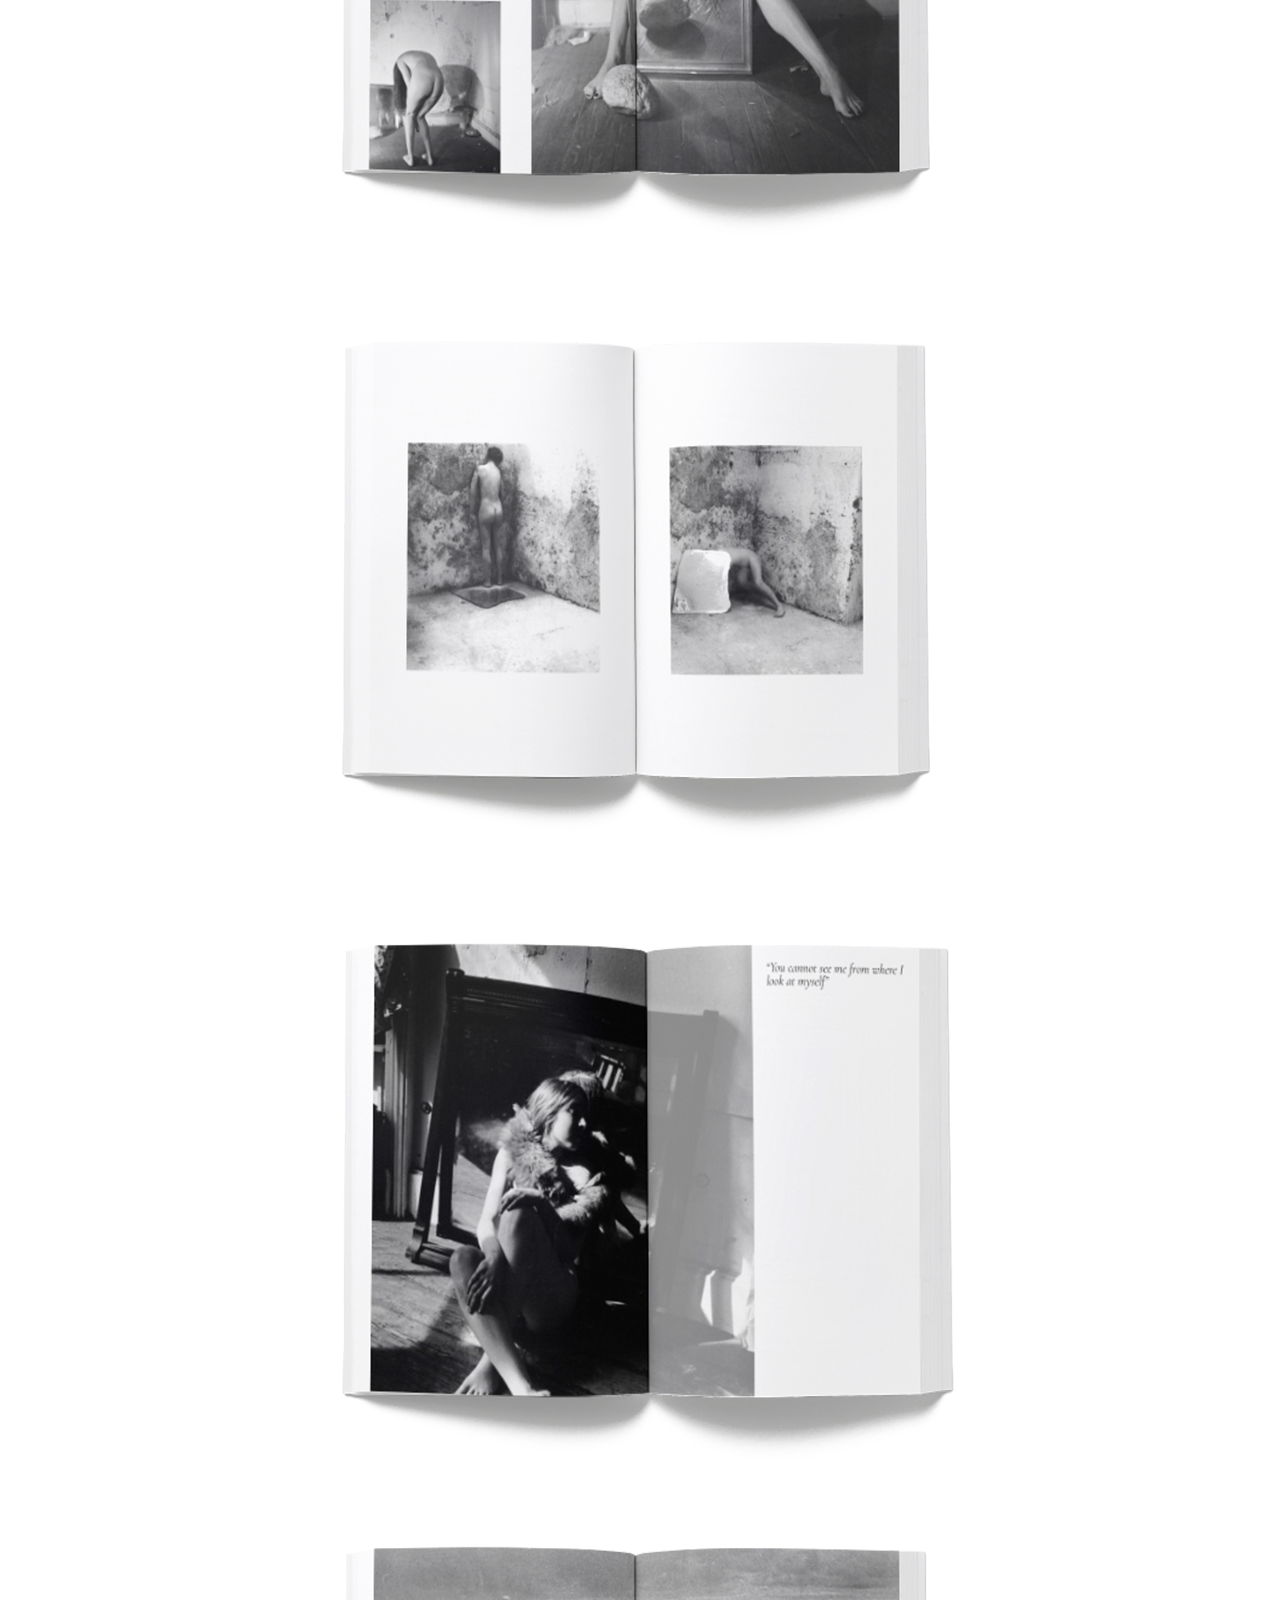
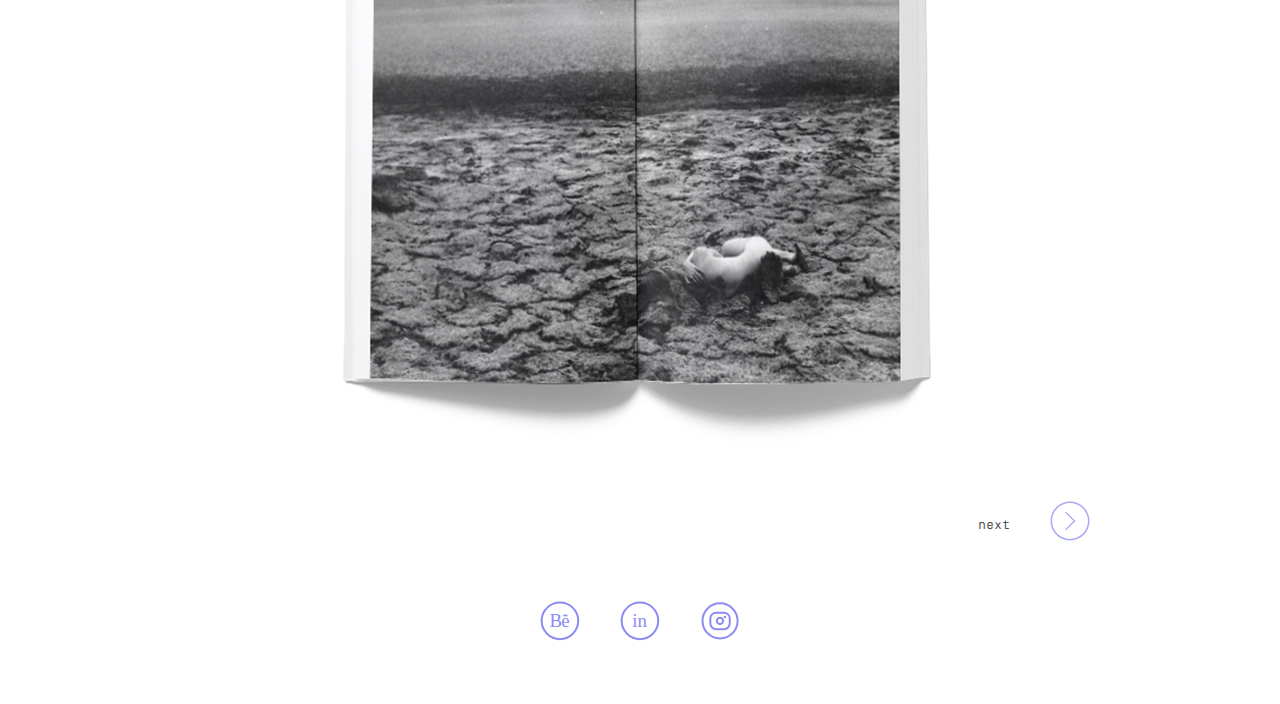
<file: projects/photobook.html>
<!DOCTYPE html>
<html lang="en">
<head>
  <meta charset="UTF-8">
  <meta name="viewport" content="width=device-width">
  <meta name="description" content="">
  <title>ATM app project</title>
  <link rel="stylesheet" href="../style.css">
</head>
<body>
 <header>
  <a href="../index.html"><div class="logo"></div></a>
   <!-- img src="assets/logo-1@2x.png" alt="isur design logo" width="80" class="logo" !-->
   <nav>
     <ul class="top-nav">
       <!--<li><a href="../home.html">HOME</a></li>!-->
       <li><a href="../about.html">ABOUT</a></li>
       <li><a class="active" href="../projects.html">PROJECTS</a></li>
       <li><a href="../contact.html">CONTACT</a></li>
     </ul>
   </nav>
   
  </header>
   
  <main class="projects-main">
   
   <article class="project-row">
   <h3>Eternal Beauty Photobook</h3>
    <p>Francesca Woodman was an amazing American photographer who
    unfortunately got world famous and understood only after her
    suicide. Her images contained of nudity, many movements which
    gave less clarity to <i>images, mirrors, and beauty.</i>
    </p>
    <p>
    The design concept of this photobook was based on combination
    of Francesca Woodman’s quotes, and Brother’s Grimm story book
    “Snow White”. The Eternal Beauty is following the deaths and
    ressuractions of Snow White, and the fortunes of Mirror.
    Two stories of different kind were combined with the design
    elements of mirror effects and transparency, along with text
    located inside the pages with the help of french binding
    to deliver create a mysterious and fascinating stories of
    Francesca Woodman’s photography.</p>
    
    <ul class="keywords">
       <li>beauty</li>
       <li>nudity</li>
       <li>french fold</li>
       <li>female body shapes</li>
       <li>mashachistic</li>
       </ul>
       
    <div class="programs-box">
       <h3>Software</h3>
       <ul class="programs">
       <li>Indesign</li>
       <li>Photoshop</li>
       </ul>
    </div>
       
    <div class="project-column">
     <img src="../images/photobook/book-cover.jpg" width="900">
     <img src="../images/photobook/book-1.jpg" width="900">
     <img src="../images/photobook/book-2.jpg" width="900">
     <img src="../images/photobook/book-3.jpg" width="900">
     <img src="../images/photobook/book-4.jpg" width="900">
       
     <div class="next-button">
     <p><a href="aldea.html">next</a></p>
     <a href="aldea.html"><div class="button"></div></a>
     </div>
    
    </div>
     
   </article>
 </main>
 
 <footer>
   <nav>
     <ul class="social-nav">
       <li><a href="https://www.behance.net/isurdesign164c"><img src="../assets/icon-behance-01.svg" alt="behance icon" width="40"></a></li>
       <li><a href="https://www.linkedin.com/in/urshana-ismayilova-074402137/"><img src="../assets/icon-linkedin-01.svg" alt="linkedin icon" width="40"></a></li>
       <li><a href="https://www.instagram.com/isur_design/"><img src="../assets/icon-instagram-01.svg" alt="instagram icon" width="40"></a></li>
     </ul>
   </nav>
 </footer>
  
</body>
</html>
</file>
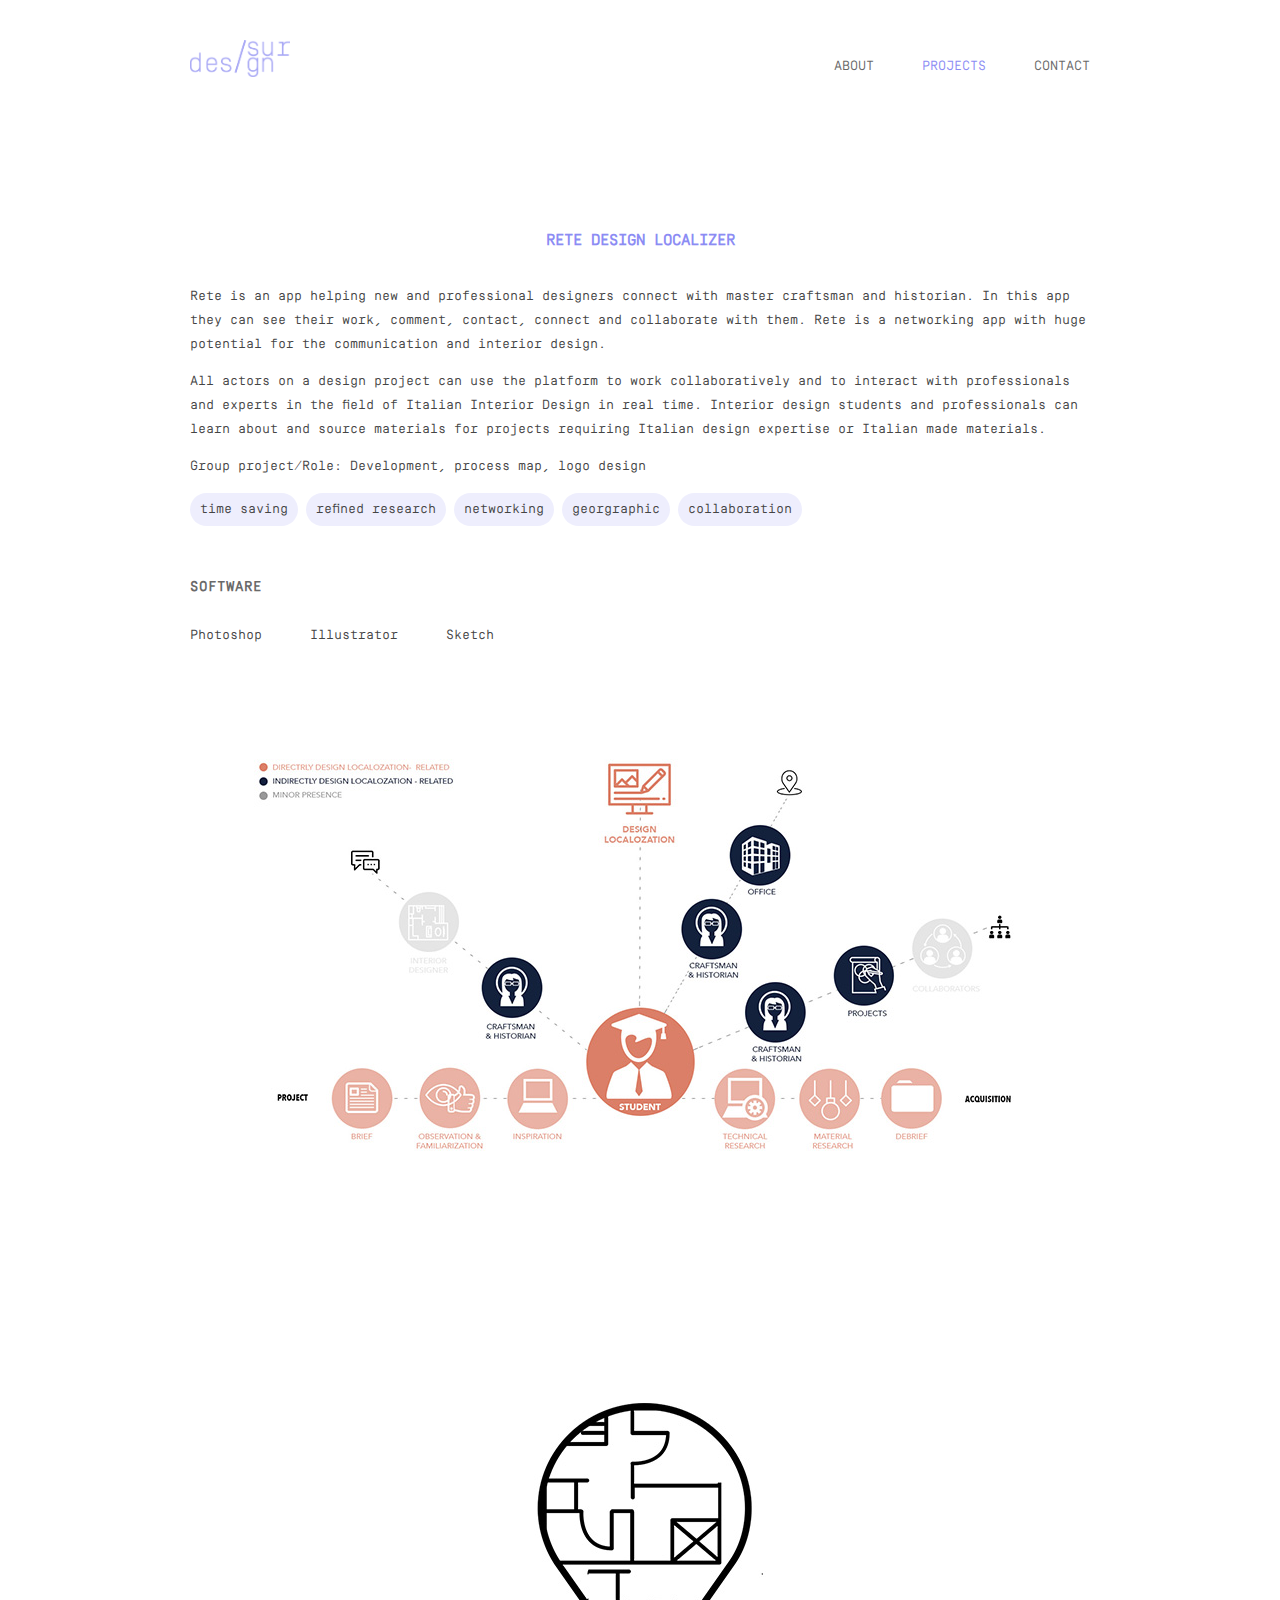
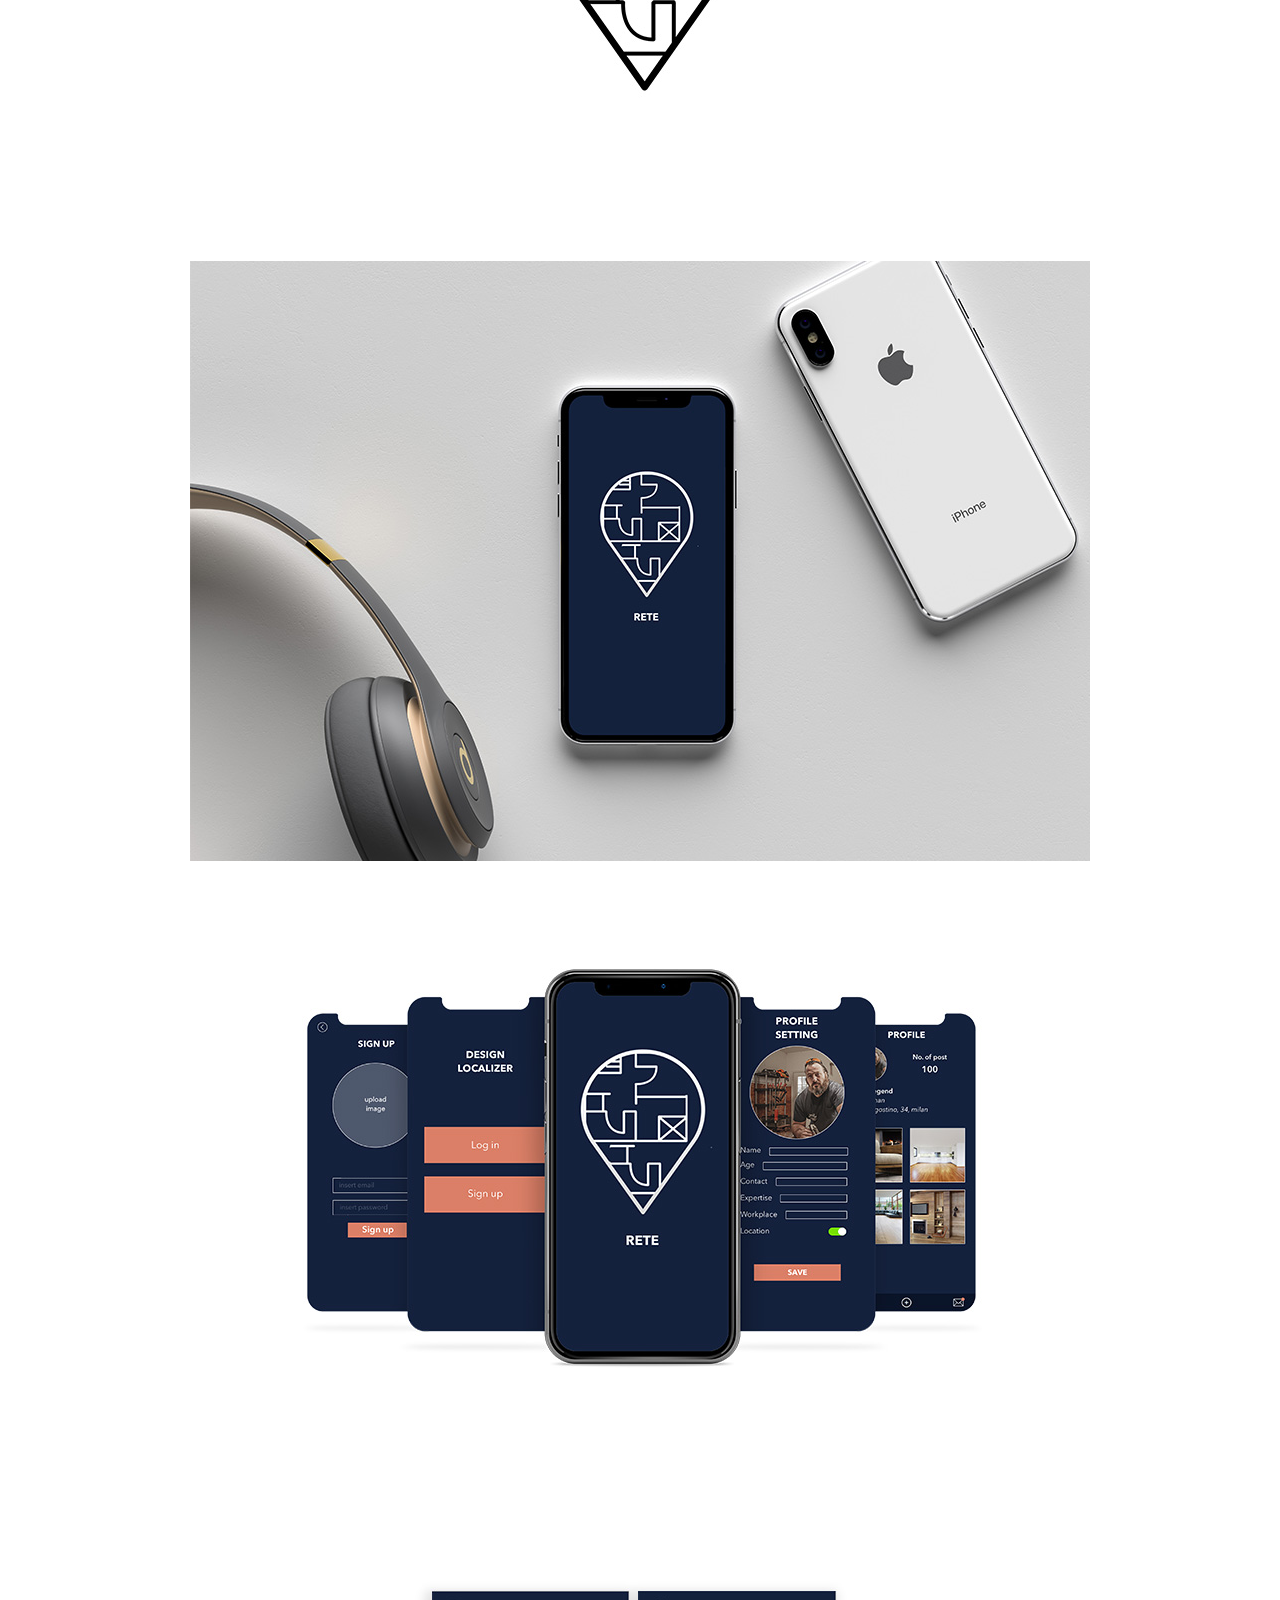
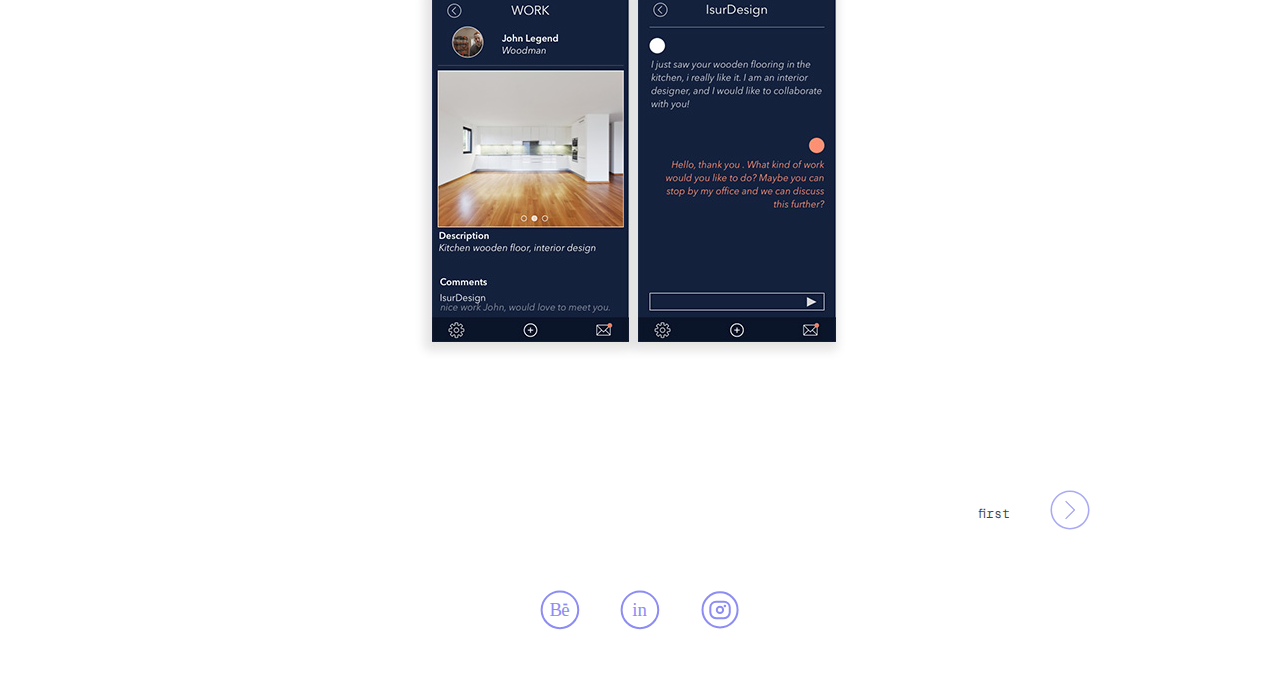
<file: projects/rete.html>
<!DOCTYPE html>
<html lang="en">
<head>
  <meta charset="UTF-8">
  <meta name="viewport" content="width=device-width">
  <meta name="description" content="">
  <title>ATM app project</title>
  <link rel="stylesheet" href="../style.css">
</head>
<body>
 <header>
  <a href="../index.html"><div class="logo"></div></a>
   <!-- img src="assets/logo-1@2x.png" alt="isur design logo" width="80" class="logo" !-->
   <nav>
     <ul class="top-nav">
       <!--<li><a href="../home.html">HOME</a></li>!-->
       <li><a href="../about.html">ABOUT</a></li>
       <li><a class="active" href="../projects.html">PROJECTS</a></li>
       <li><a href="../contact.html">CONTACT</a></li>
     </ul>
   </nav>
   
  </header>
   
  <main class="projects-main">
   
   <article class="project-row">
   <h3>Rete design localizer</h3>
    <p>Rete is an app helping new and professional designers connect with master craftsman and historian. In this app they can see their work, comment, contact, connect and collaborate with them. Rete is a networking app with huge potential for the communication and interior design.
    </p>
    <p>All actors on a design project can use the platform to work collaboratively and to interact with professionals and experts in the field of Italian Interior Design in real time. Interior design students and professionals can learn about and source materials for projects requiring Italian design expertise or Italian made materials.</p>
    <p>Group project/Role: Development, process map, logo design</p>
    

    
    <ul class="keywords">
       <li>time saving</li>
       <li>refined research</li>
       <li>networking</li>
       <li>georgraphic</li>
       <li>collaboration</li>
       </ul>
       
    <div class="programs-box">
       <h3>Software</h3>
       <ul class="programs">
       <li>Photoshop</li>
       <li>Illustrator</li>
       <li>Sketch</li>
       
       </ul>
    </div>
       
    <div class="project-column">
     
     <img src="../images/rete/plan.jpg" width="900">
     <img src="../images/rete/logo.jpg" width="900">
     <img src="../images/rete/rete-1.jpg" width="900">
     <img src="../images/rete/image-1.jpg" width="900">
     <img src="../images/rete/image-2.jpg" width="900">
    
       
     <div class="next-button">
     <p><a href="atm-app.html">first</a></p>
     <a href="atm-app.html"><div class="button"></div></a>
    </div>
     
     
     

    </div>
     
   </article>
 </main>
 
 <footer>
   <nav>
     <ul class="social-nav">
       <li><a href="https://www.behance.net/isurdesign164c"><img src="../assets/icon-behance-01.svg" alt="behance icon" width="40"></a></li>
       <li><a href="https://www.linkedin.com/in/urshana-ismayilova-074402137/"><img src="../assets/icon-linkedin-01.svg" alt="linkedin icon" width="40"></a></li>
       <li><a href="https://www.instagram.com/isur_design/"><img src="../assets/icon-instagram-01.svg" alt="instagram icon" width="40"></a></li>
     </ul>
   </nav>
 </footer>
  
</body>
</html>
</file>
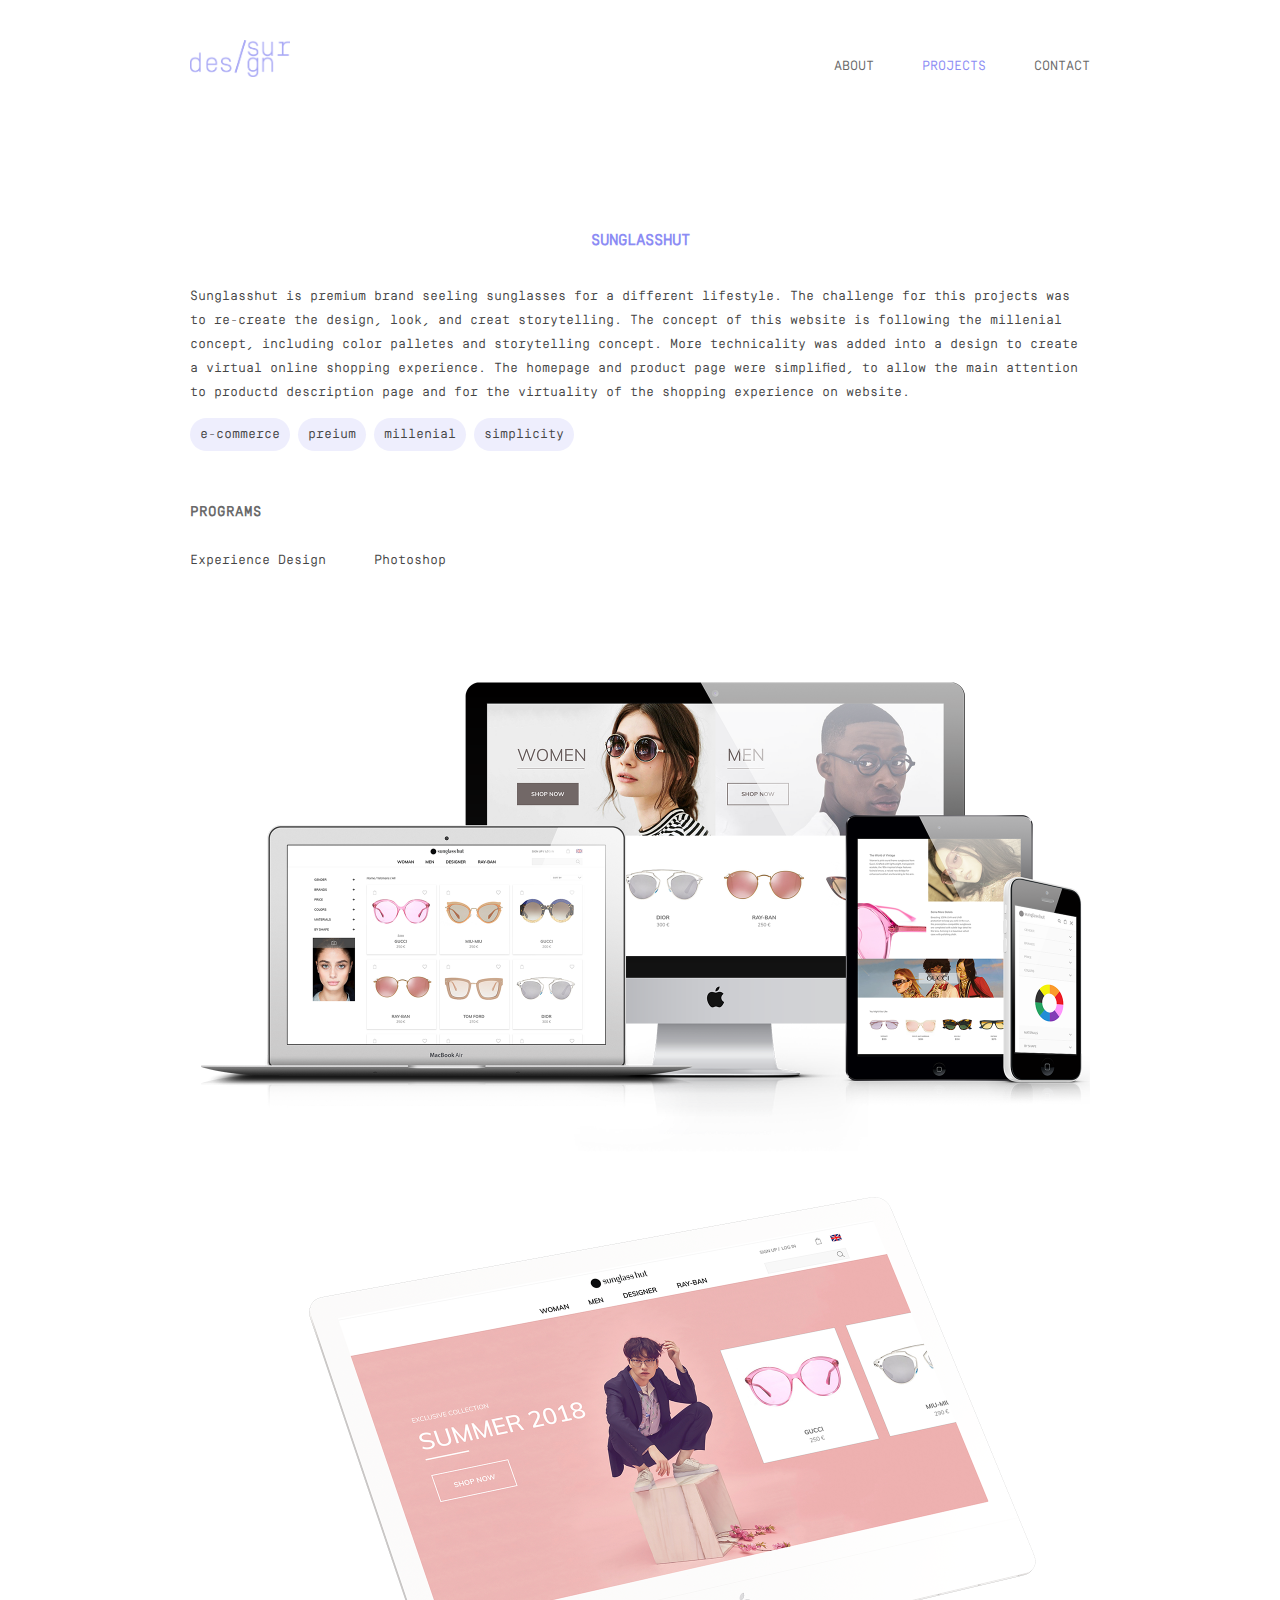
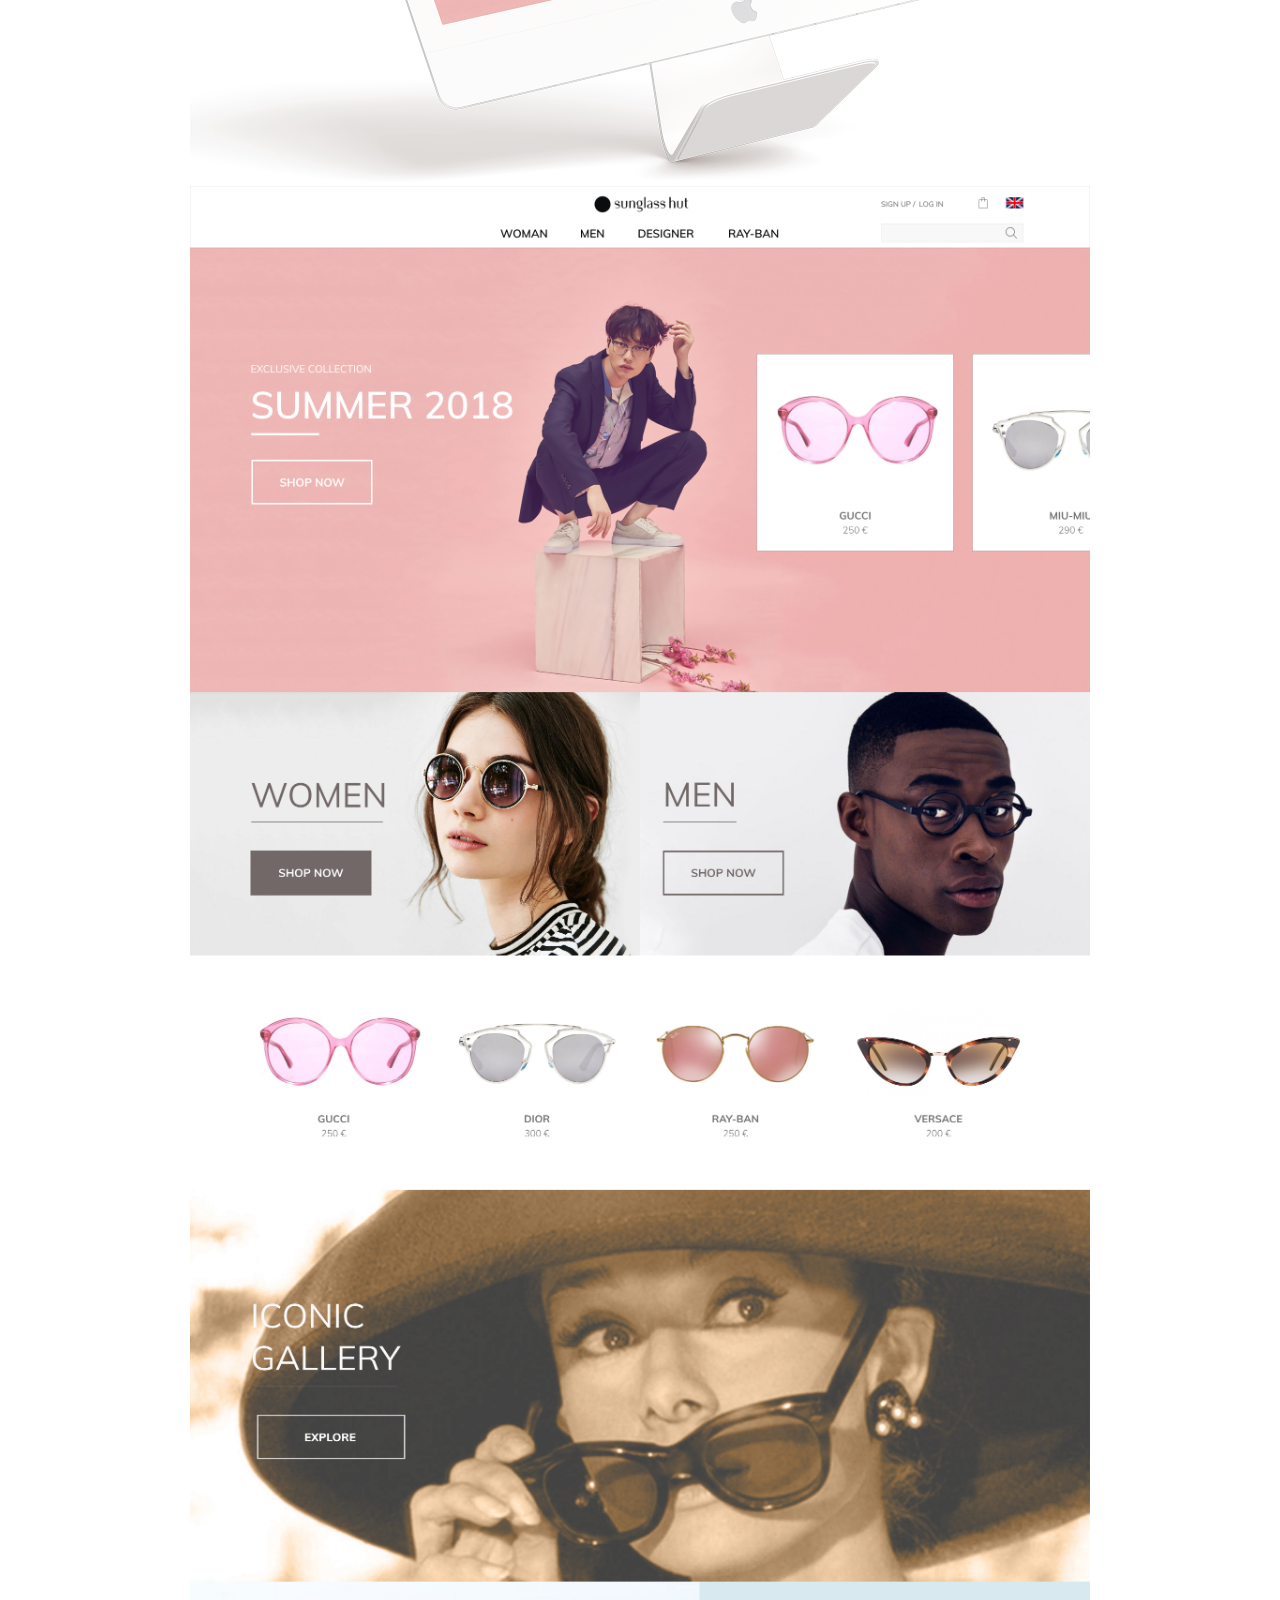
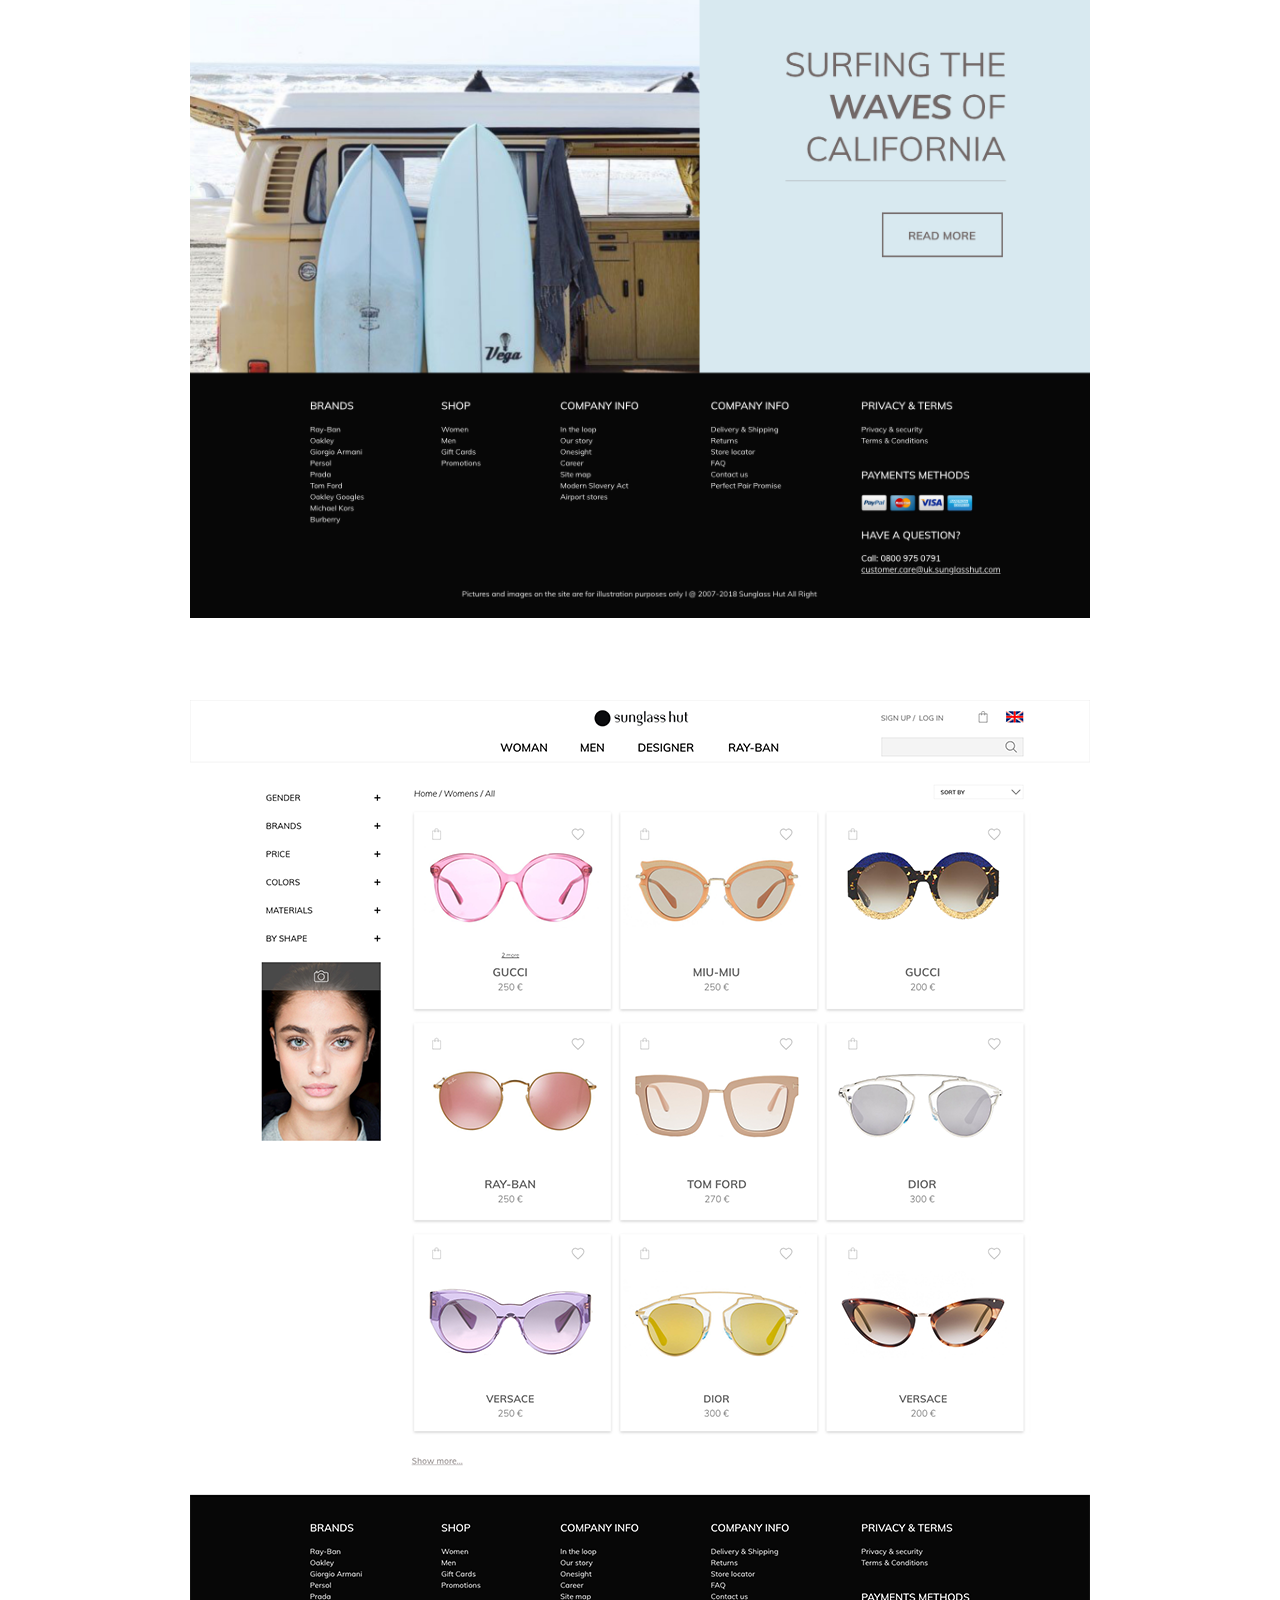
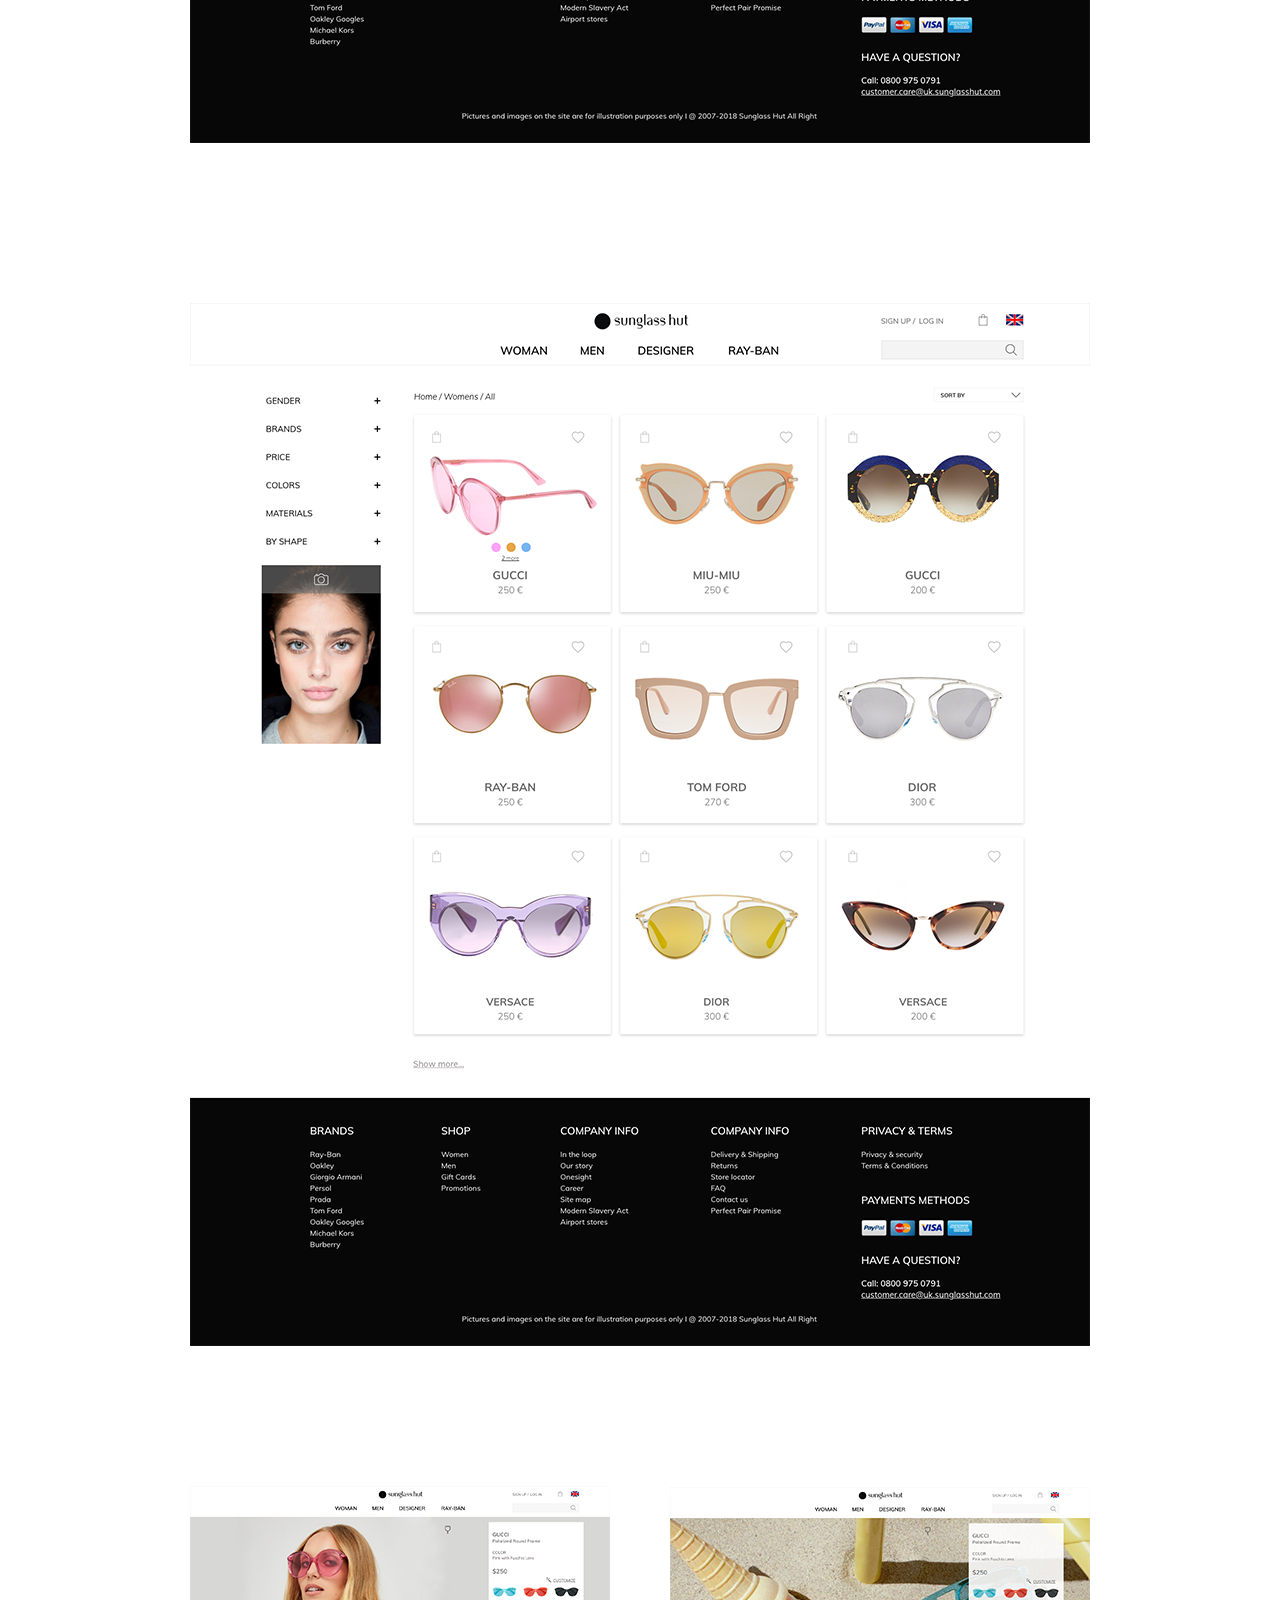
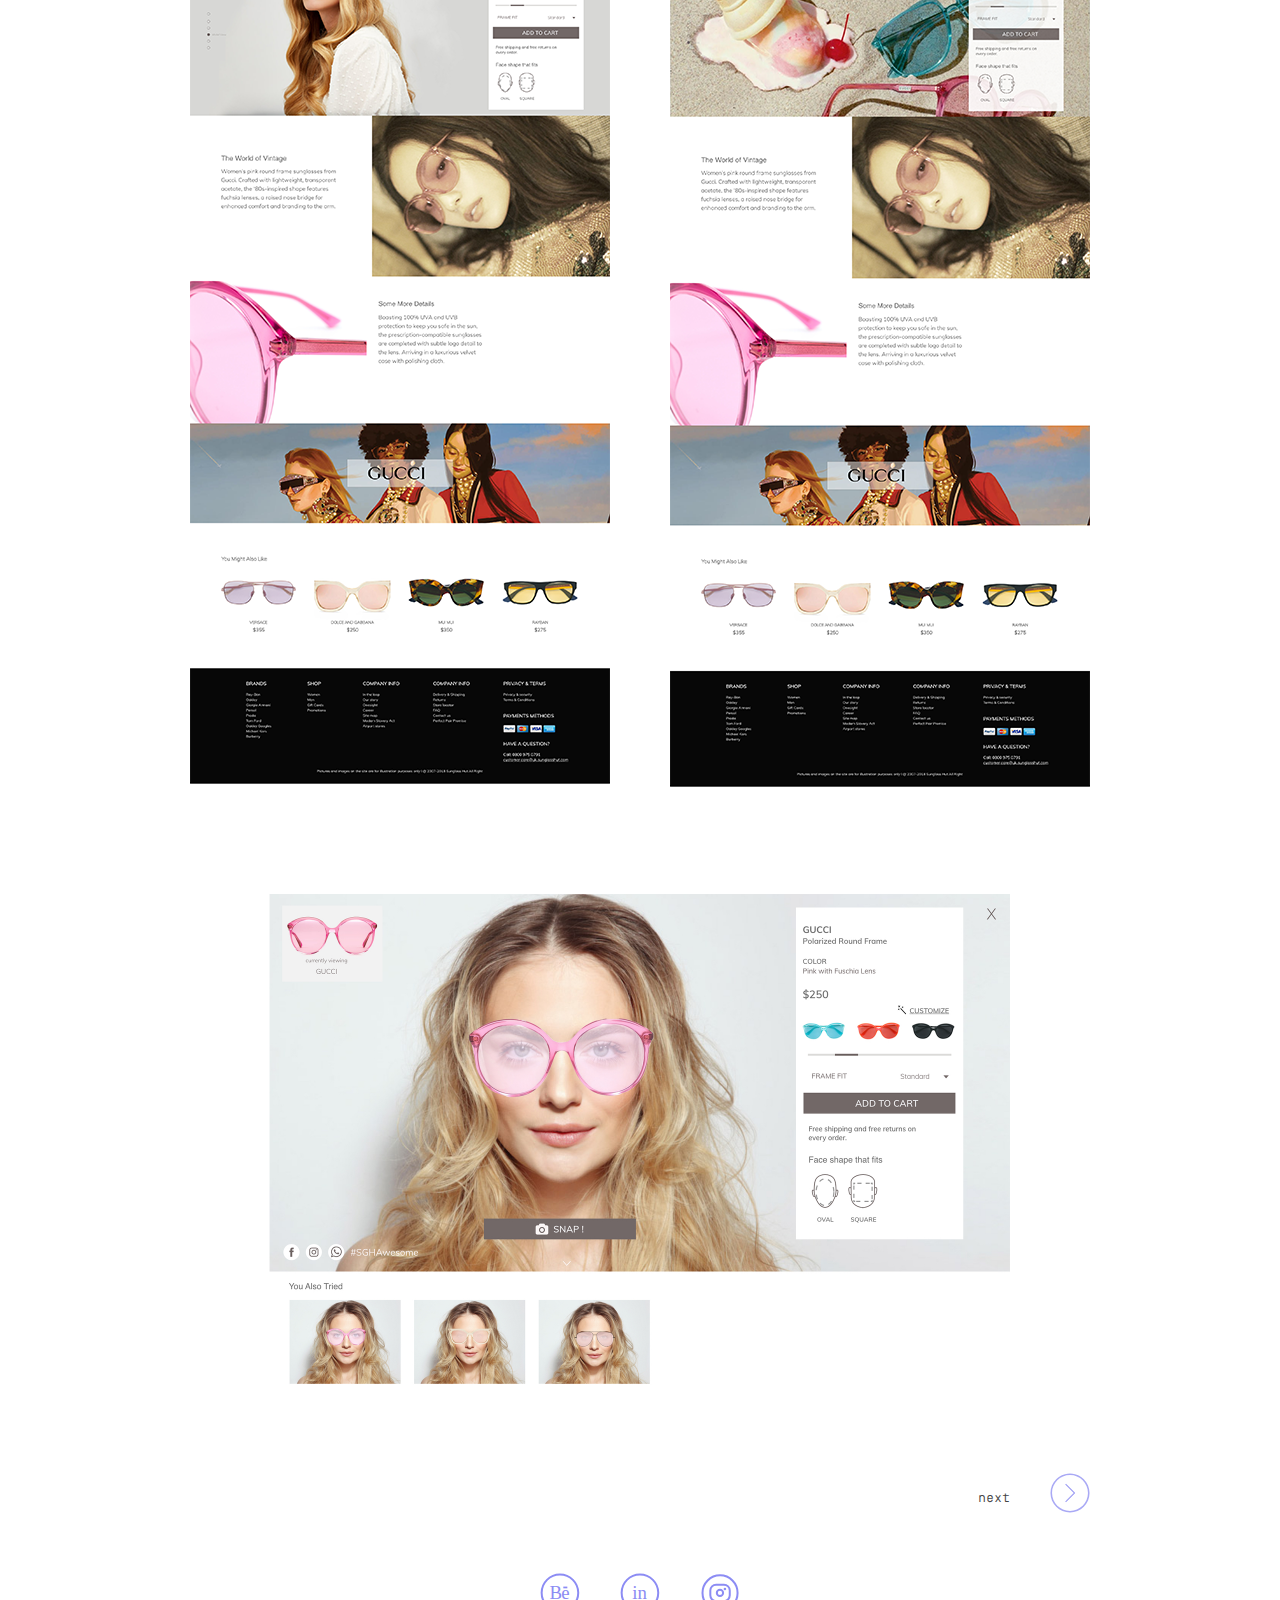
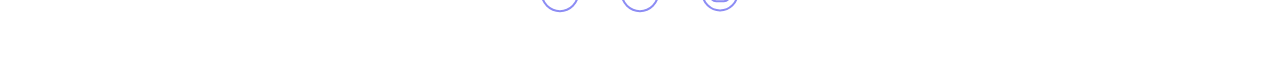
<file: projects/sunglasshut.html>
<!DOCTYPE html>
<html lang="en">
<head>
  <meta charset="UTF-8">
  <meta name="viewport" content="width=device-width">
  <meta name="description" content="">
  <title>The Trumpet</title>
  <link rel="stylesheet" href="../style.css">
</head>
<body>
 <header>
  <a href="../index.html"><div class="logo"></div></a>
   <!-- img src="assets/logo-1@2x.png" alt="isur design logo" width="80" class="logo" !-->
   <nav>
     <ul class="top-nav">
       <!--<li><a href="home.html">HOME</a></li>!-->
       <li><a href="../about.html">ABOUT</a></li>
       <li><a class="active" href="../projects.html">PROJECTS</a></li>
       <li><a href="../contact.html">CONTACT</a></li>
     </ul>
   </nav>
   
  </header>
   
  <main class="projects-main">
   
   <article class="project-row">
   <h3>Sunglasshut</h3>
    <p>Sunglasshut is premium brand seeling sunglasses for a different lifestyle. The challenge for this projects was to re-create the design, look, and creat storytelling.
    The concept of this website is following the millenial concept, including color palletes and storytelling concept. More technicality was added into a design to create a virtual online shopping experience. The homepage and product page were simplified, to allow the main attention to productd description page and for the virtuality of the shopping experience on website.
</p>
    
    <ul class="keywords">
       <li>e-commerce</li>
       <li>preium</li>
       <li>millenial</li>
       <li>simplicity</li>
    </ul>
    
    <div class="programs-box">
       <h3>Programs</h3>
       <ul class="programs">
       <li>Experience Design</li>
       <li>Photoshop</li>
       </ul>
    </div>
    
     <div class="project-column">
     <img src="../images/sunglasshut/devices-mockup.png" width="900">
     <img src="../images/sunglasshut/homepage-mockup.png" width="900" >
     <img src="../images/sunglasshut/page_home.jpg" width="900">
     <img src="../images/sunglasshut/page_plp.png" width="900">
     <img src="../images/sunglasshut/page_plp_hover.png" width="900">
     <img src="../images/sunglasshut/page_pdp.png" width="900">
     <img src="../images/sunglasshut/page_camera.png" width="900">
     
       
     <div class="next-button">
     
      <p><a href="photobook.html">next</a></p>
      <a href="atm-app.html"><div class="button"></div></a>
     </div>
      </div>
     
   </article>
 </main>
 
 <footer>
   <nav>
     <ul class="social-nav">
       <li><a href="https://www.behance.net/isurdesign164c"><img src="../assets/icon-behance-01.svg" alt="behance icon" width="40"></a></li>
       <li><a href="https://www.linkedin.com/in/urshana-ismayilova-074402137/"><img src="../assets/icon-linkedin-01.svg" alt="linkedin icon" width="40"></a></li>
       <li><a href="https://www.instagram.com/isur_design/"><img src="../assets/icon-instagram-01.svg" alt="instagram icon" width="40"></a></li>
     </ul>
   </nav>
 </footer>
  
</body>
</html>
</file>
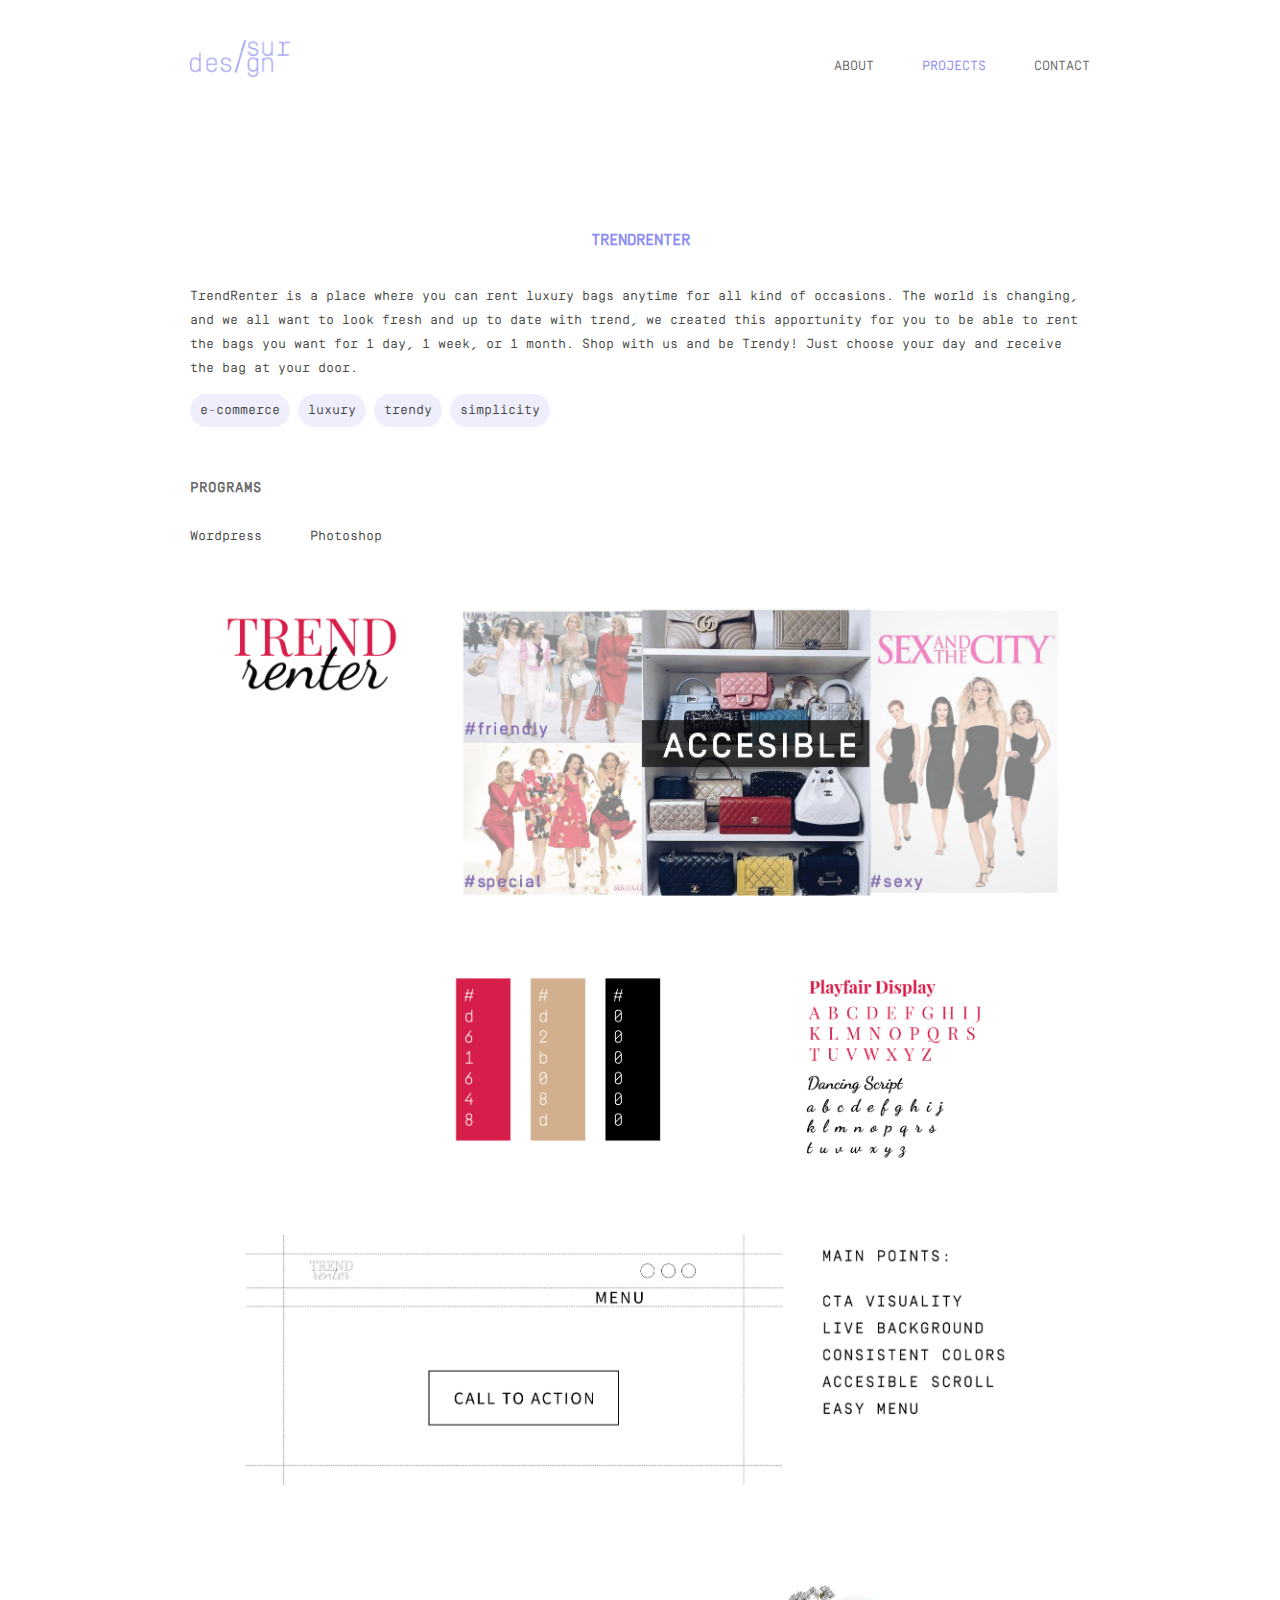
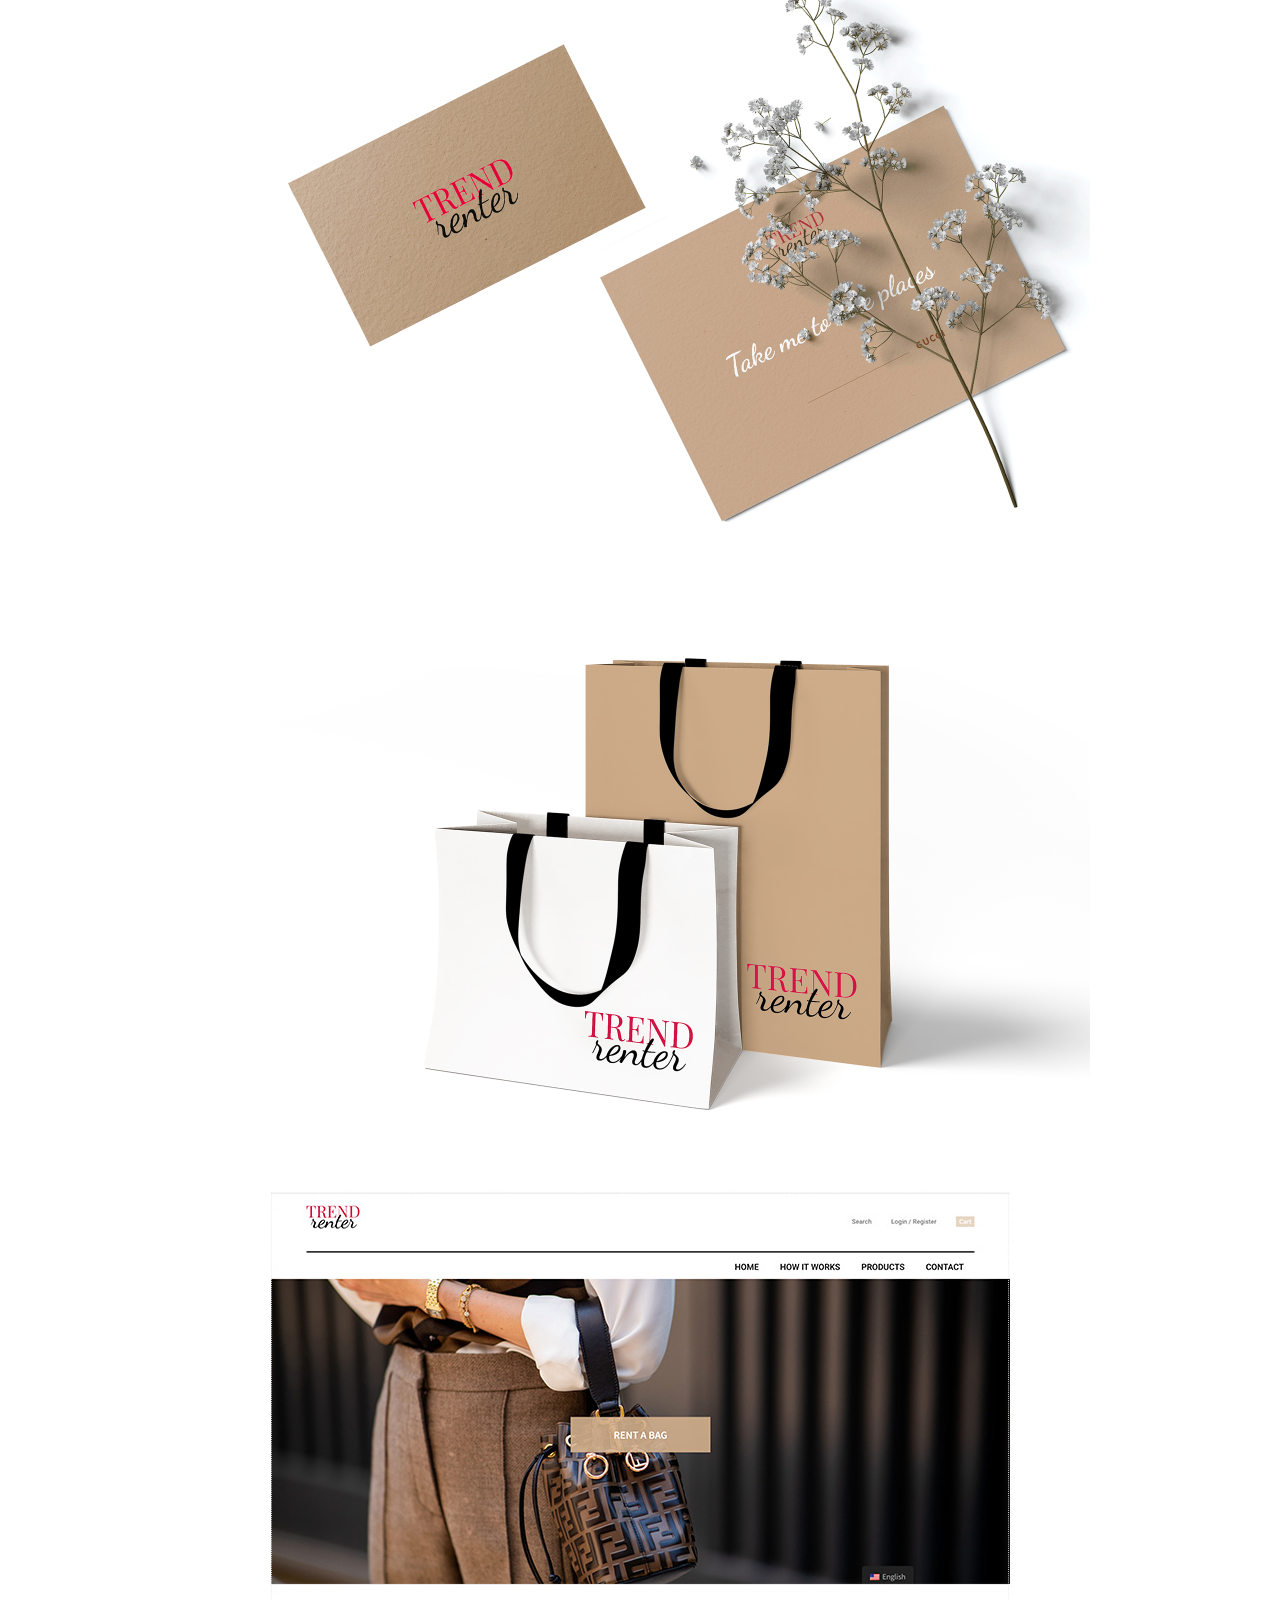
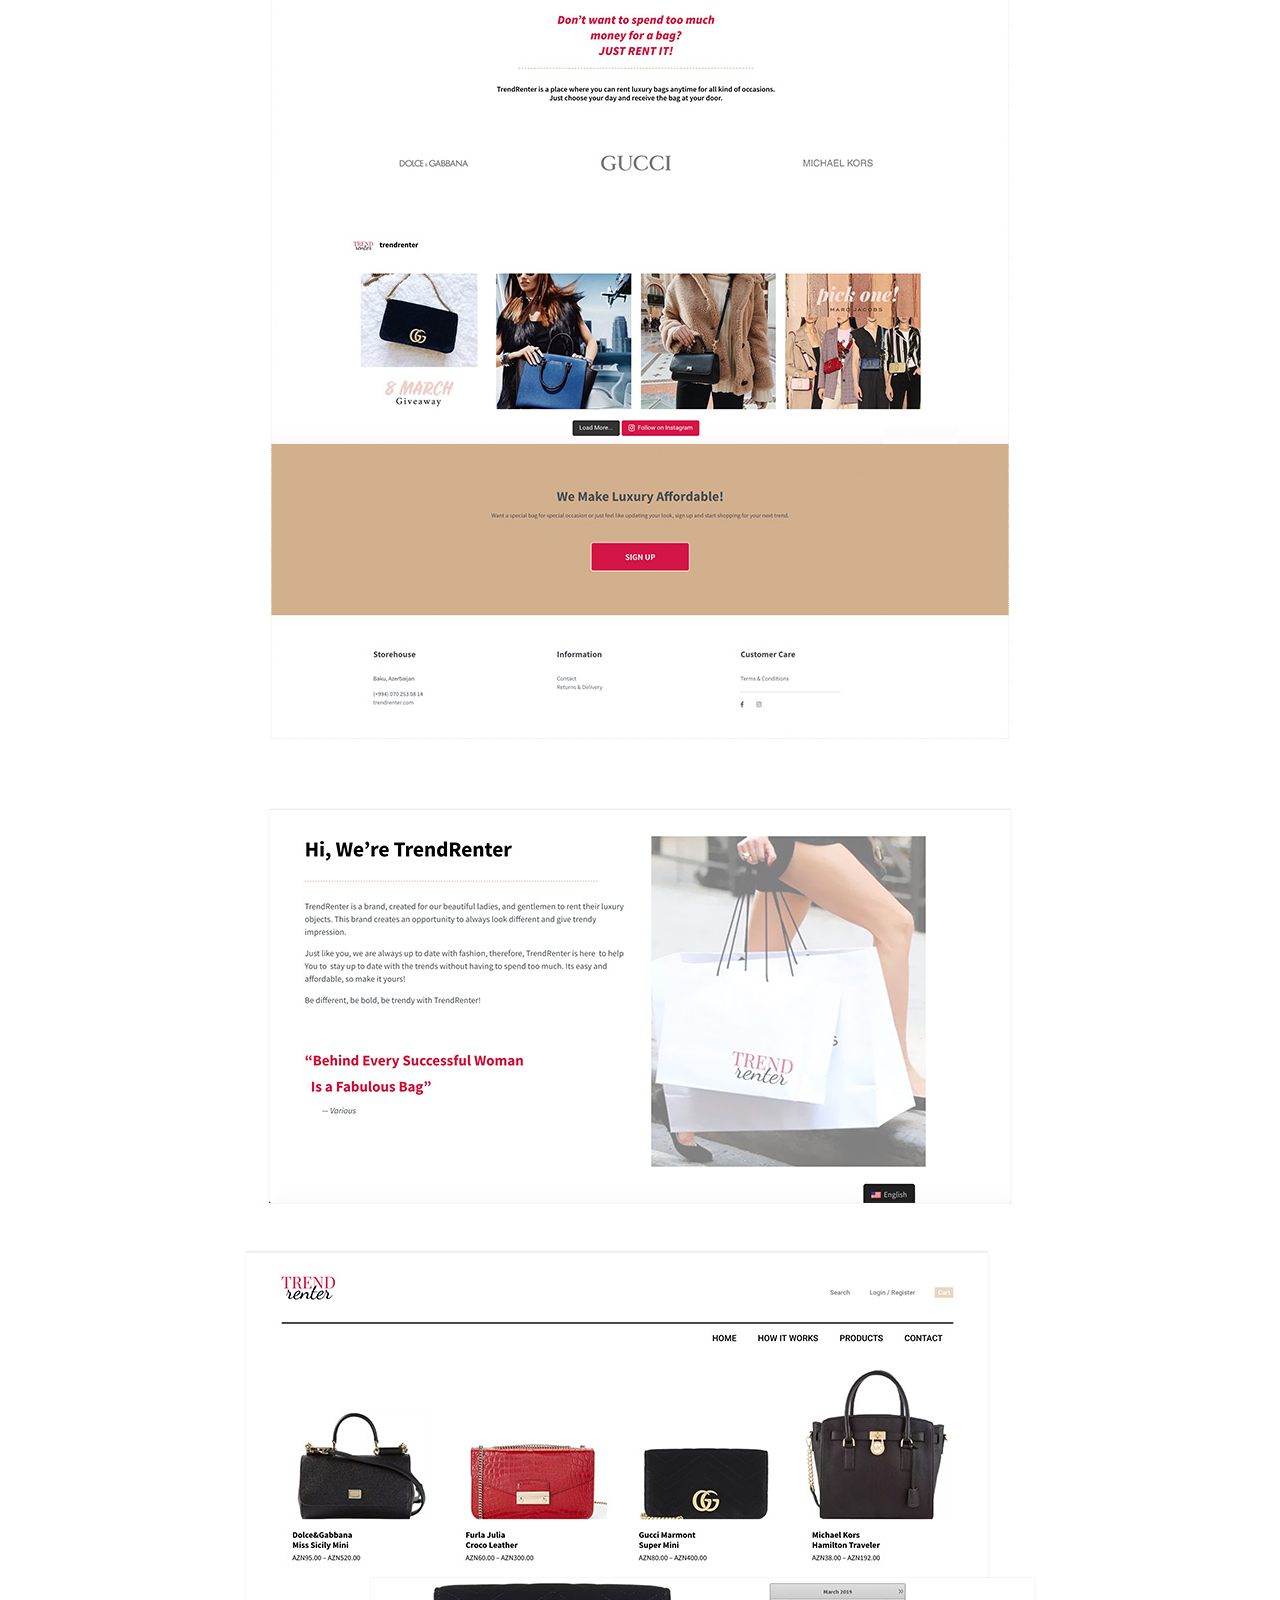
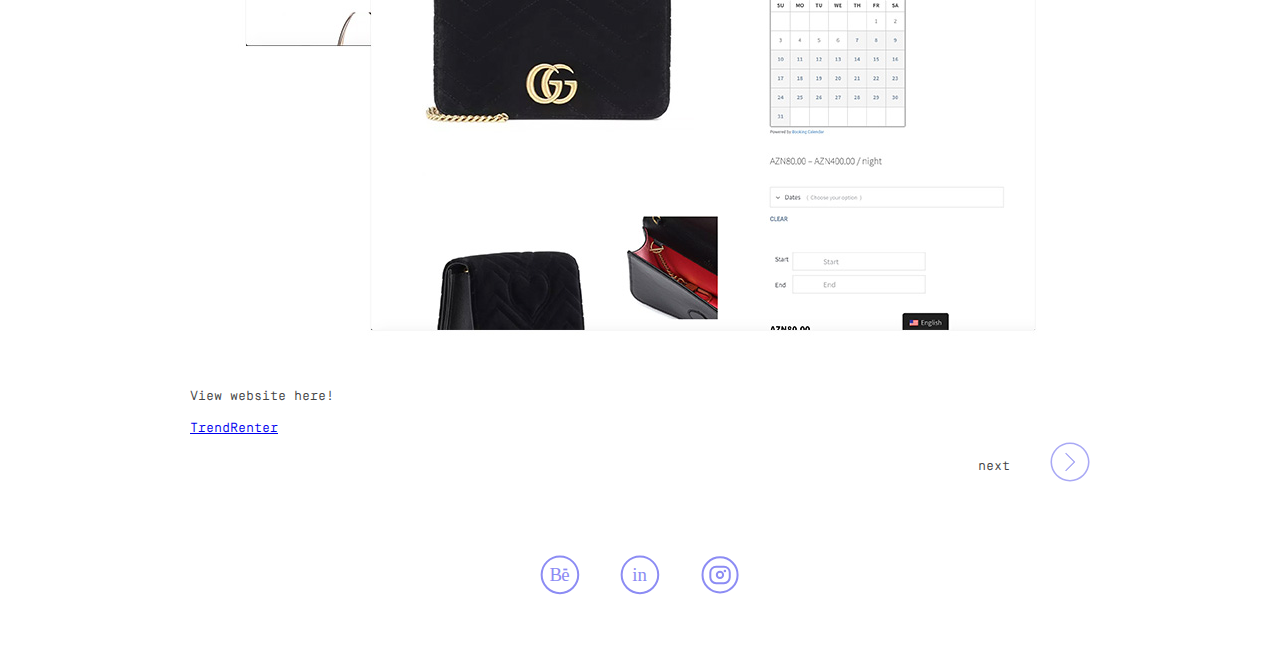
<file: projects/trendrenter.html>
<!DOCTYPE html>
<html lang="en">
<head>
  <meta charset="UTF-8">
  <meta name="viewport" content="width=device-width">
  <meta name="description" content="">
  <title>TrendRenter</title>
  <link rel="stylesheet" href="../style.css">
</head>
<body>
 <header>
  <a href="../index.html"><div class="logo"></div></a>
   <!-- img src="assets/logo-1@2x.png" alt="isur design logo" width="80" class="logo" !-->
   <nav>
     <ul class="top-nav">
       <!--<li><a href="home.html">HOME</a></li>!-->
       <li><a href="../about.html">ABOUT</a></li>
       <li><a class="active" href="../projects.html">PROJECTS</a></li>
       <li><a href="../contact.html">CONTACT</a></li>
     </ul>
   </nav>
   
  </header>
   
  <main class="projects-main">
   
   <article class="project-row">
   <h3>TrendRenter</h3>
     <p>TrendRenter is a place where you can rent luxury bags anytime for all kind of occasions. The world is changing, and we all want to look fresh and up to date with trend, we created this apportunity
      for you to be able to rent the bags you want for 1 day, 1 week, or 1 month. Shop with us and be Trendy!
      Just choose your day and receive the bag at your door.</p>
    
    <ul class="keywords">
       <li>e-commerce</li>
       <li>luxury</li>
       <li>trendy</li>
       <li>simplicity</li>
    </ul>
    
    <div class="programs-box">
       <h3>Programs</h3>
       <ul class="programs">
       <li>Wordpress</li>
       <li>Photoshop</li>
       </ul>
    </div>
    
     <div class="project-column">
     <img src="../images/trendrenter/trendrenter_idea-02.jpg" width="900">
     <img src="../images/trendrenter/trendrenter_cards.jpg" width="900" >
     <img src="../images/trendrenter/trendrenter_bags.jpg" width="900">
     <img src="../images/trendrenter/trendrenter_home.jpg" width="900">
     <img src="../images/trendrenter/trendrenter_pages.jpg" width="900">
       <p>View website here!</p>
       <a class="trendrenter_link" href="http://trendrenter.com/">TrendRenter</a>
     
       
     <div class="next-button">
     
      <p><a href="atm-app.html">next</a></p>
      <a href="atm-app.html"><div class="button"></div></a>
     </div>
      </div>
     
   </article>
 </main>
 
 <footer>
   <nav>
     <ul class="social-nav">
       <li><a href="https://www.behance.net/isurdesign164c"><img src="../assets/icon-behance-01.svg" alt="behance icon" width="40"></a></li>
       <li><a href="https://www.linkedin.com/in/urshana-ismayilova-074402137/"><img src="../assets/icon-linkedin-01.svg" alt="linkedin icon" width="40"></a></li>
       <li><a href="https://www.instagram.com/isur_design/"><img src="../assets/icon-instagram-01.svg" alt="instagram icon" width="40"></a></li>
     </ul>
   </nav>
 </footer>
 
  
</body>
</html>
</file>
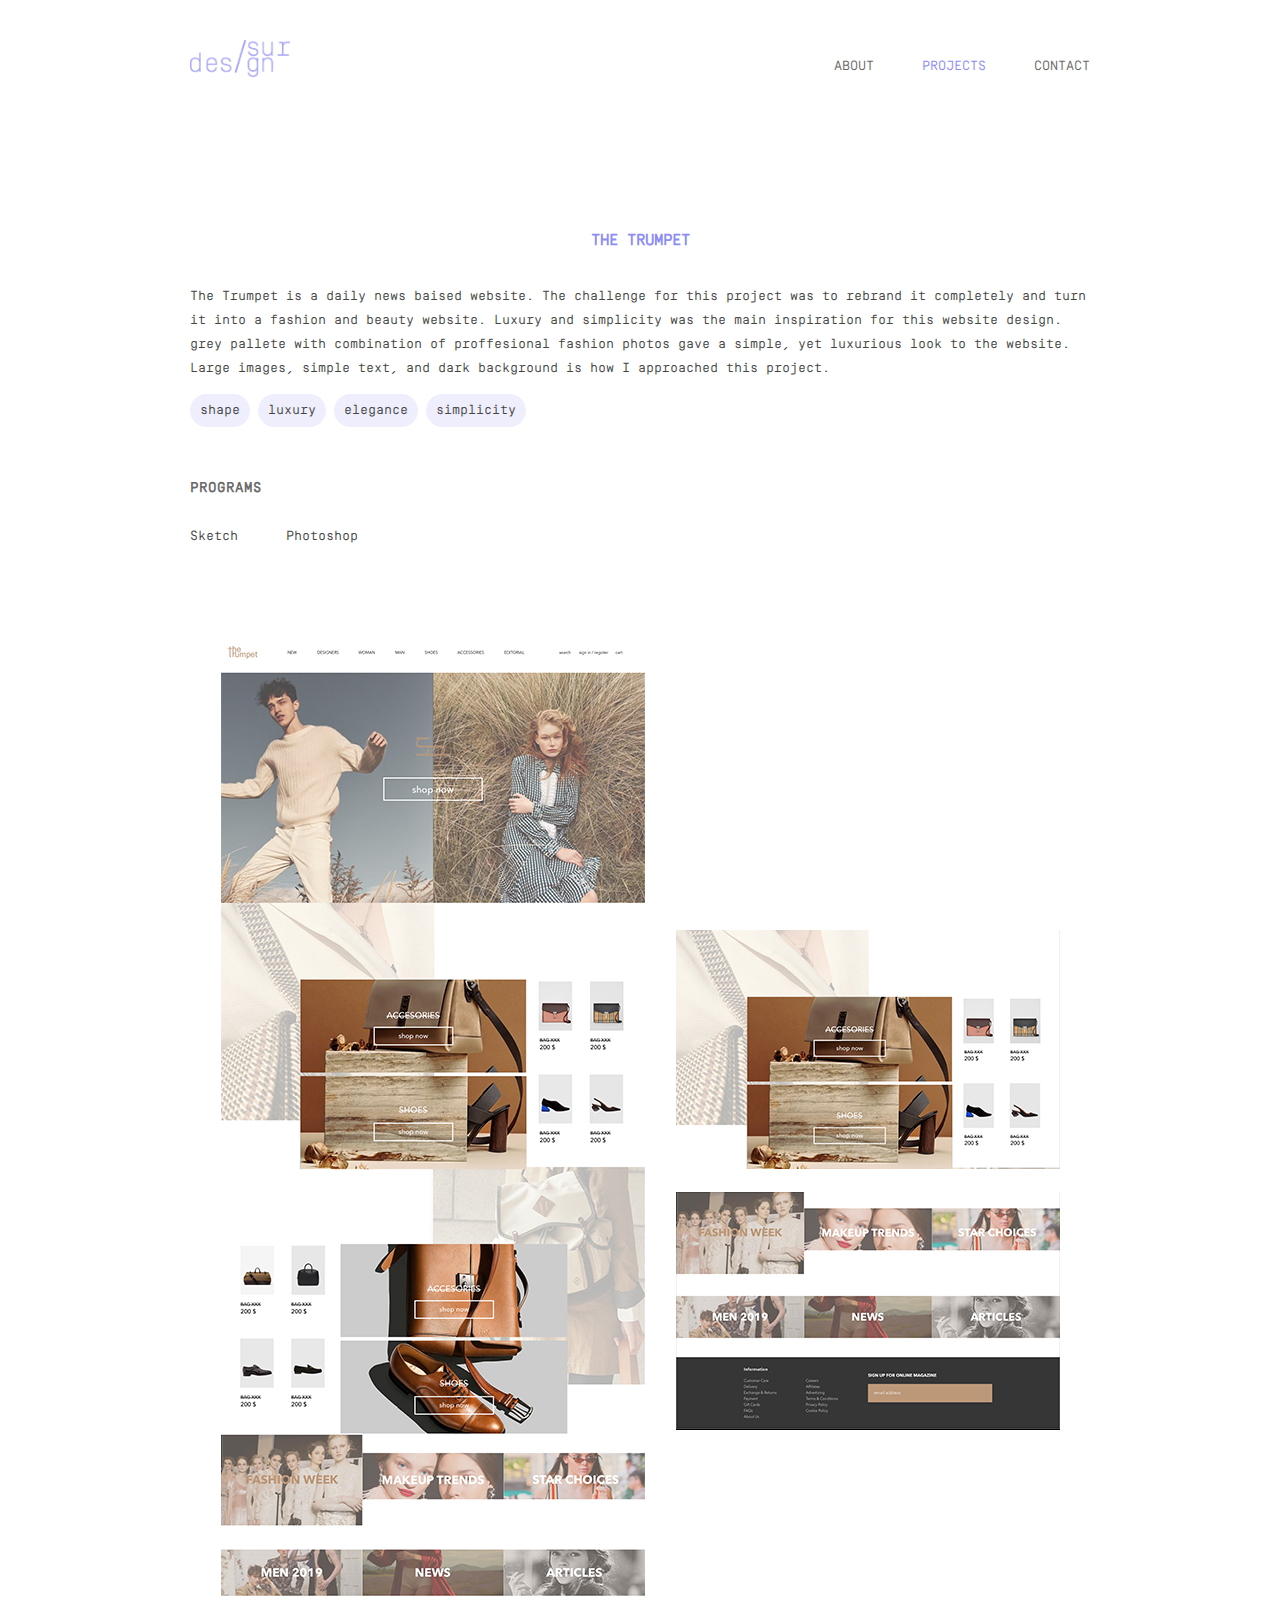
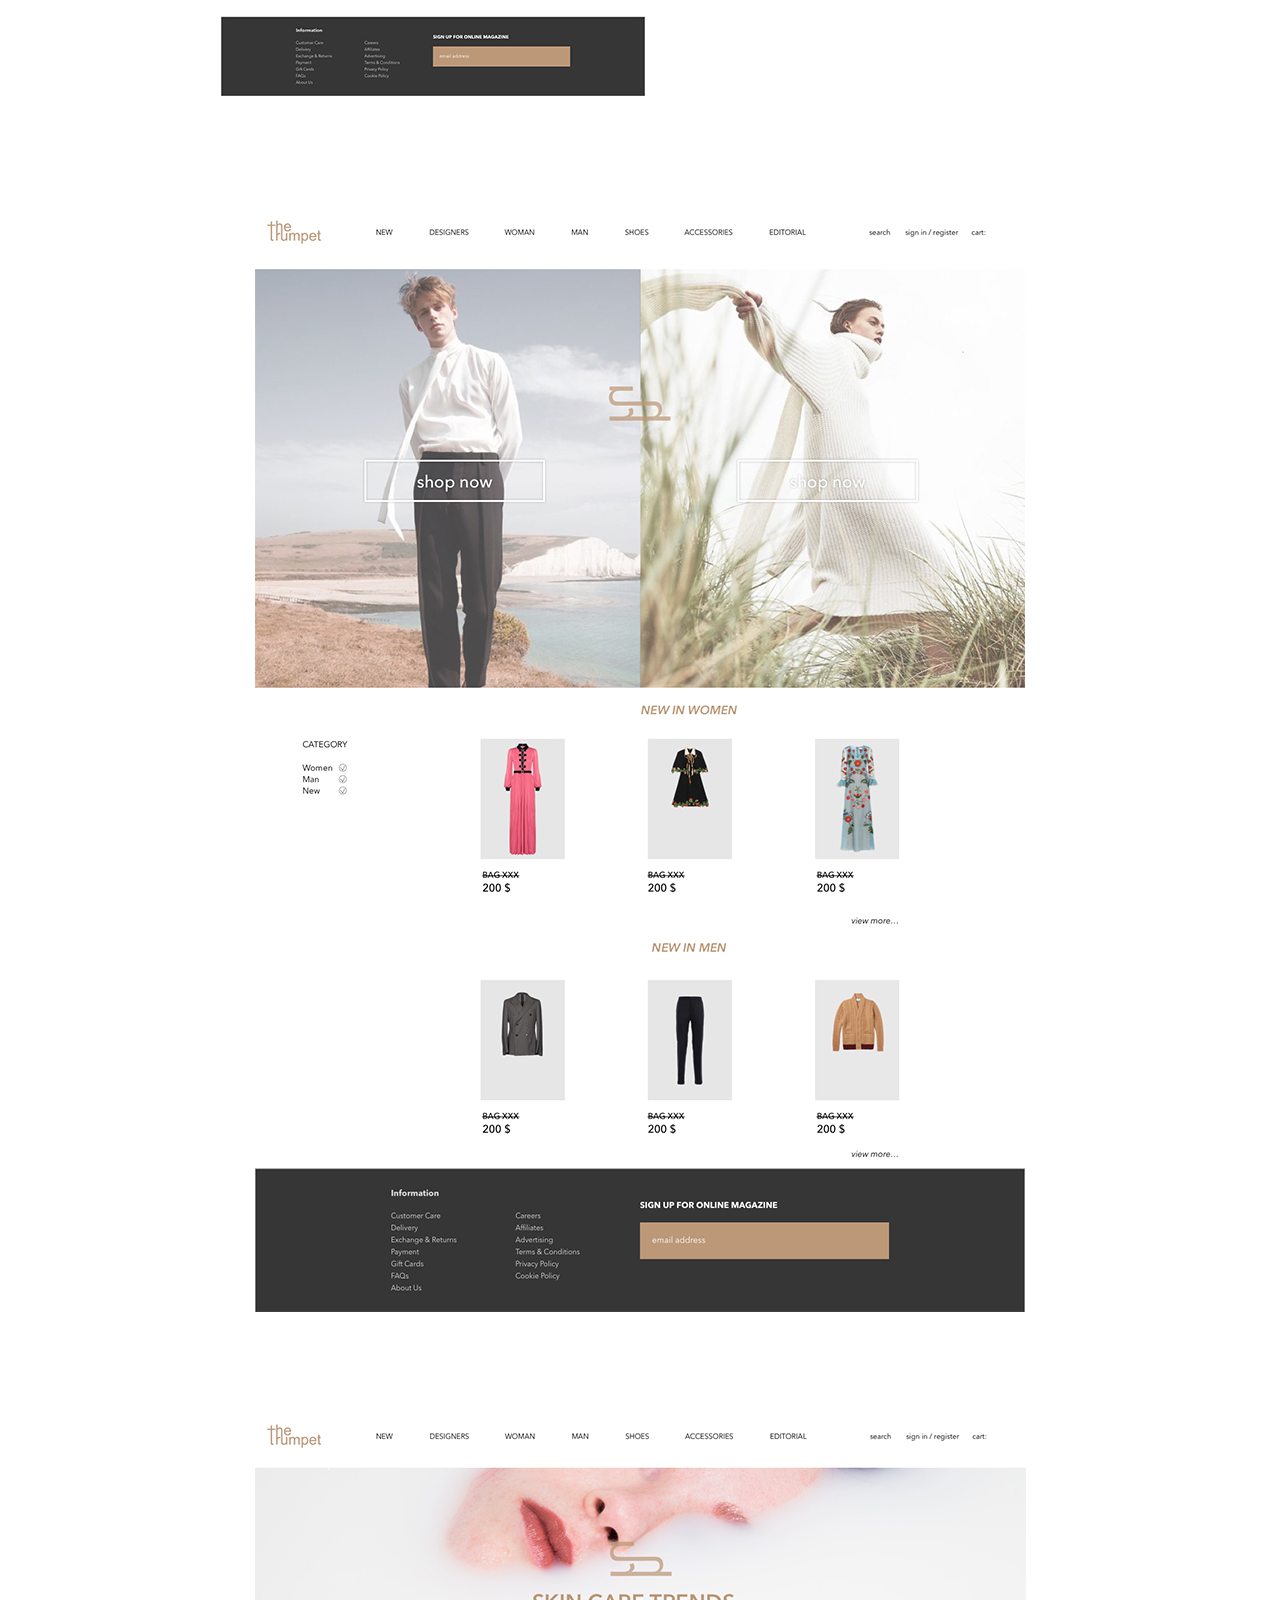
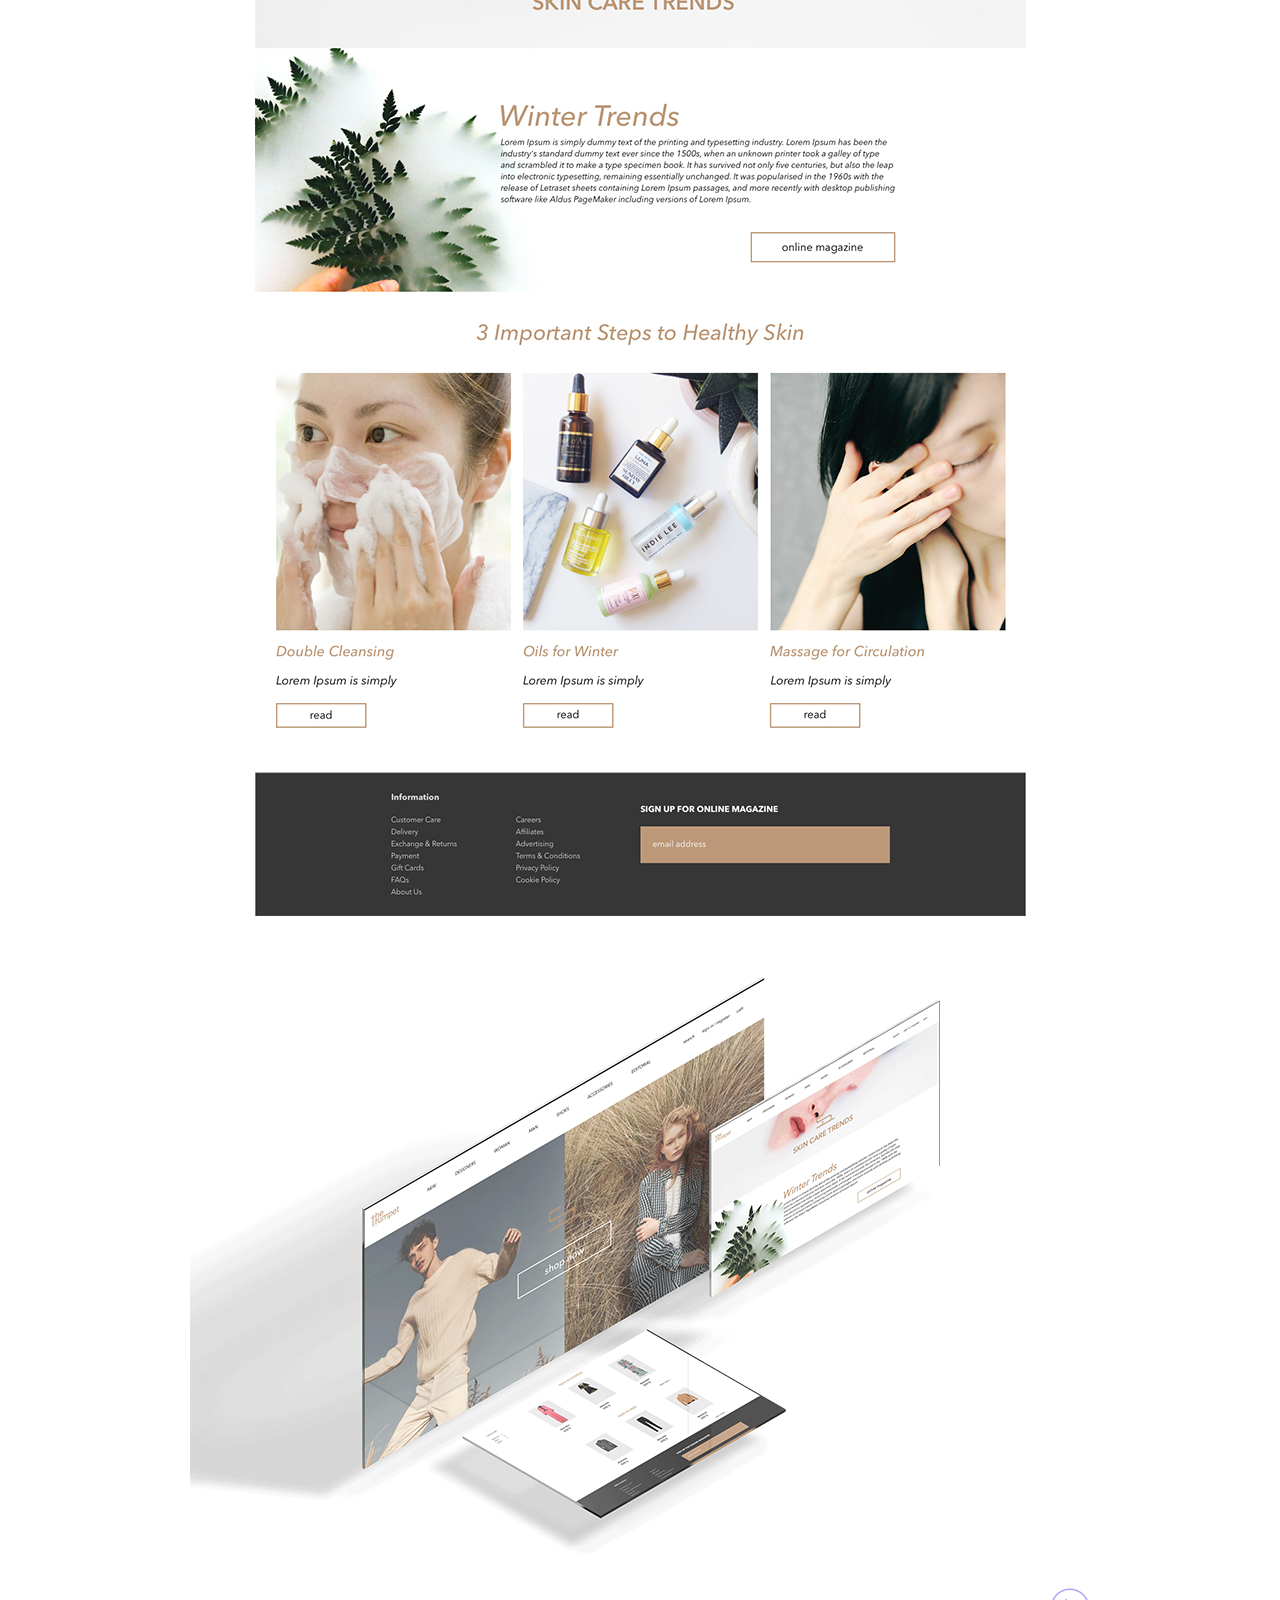
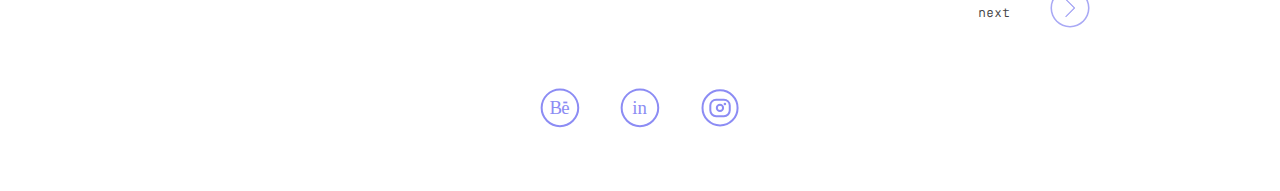
<file: projects/trumpet.html>
<!DOCTYPE html>
<html lang="en">
<head>
  <meta charset="UTF-8">
  <meta name="viewport" content="width=device-width">
  <meta name="description" content="">
  <title>The Trumpet</title>
  <link rel="stylesheet" href="../style.css">
</head>
<body>
 <header>
  <a href="../index.html"><div class="logo"></div></a>
   <!-- img src="assets/logo-1@2x.png" alt="isur design logo" width="80" class="logo" !-->
   <nav>
     <ul class="top-nav">
       <!--<li><a href="home.html">HOME</a></li>!-->
       <li><a href="../about.html">ABOUT</a></li>
       <li><a class="active" href="../projects.html">PROJECTS</a></li>
       <li><a href="../contact.html">CONTACT</a></li>
     </ul>
   </nav>
   
  </header>
   
  <main class="projects-main">
   
   <article class="project-row">
   <h3>The Trumpet</h3>
    <p>The Trumpet is a daily news baised website. The challenge for
this project was to rebrand it completely and turn it into a
fashion and beauty website.
Luxury and simplicity was the main inspiration for this
website design. grey pallete with combination of proffesional
fashion photos gave a simple, yet luxurious look to the
website. Large images, simple text, and dark background is
how I approached this project.</p>
    
    <ul class="keywords">
       <li>shape</li>
       <li>luxury</li>
       <li>elegance</li>
       <li>simplicity</li>
    </ul>
    
    <div class="programs-box">
       <h3>Programs</h3>
       <ul class="programs">
       <li>Sketch</li>
       <li>Photoshop</li>
       </ul>
    </div>
    
     <div class="project-column">
     <img src="../images/Trumpet/mockup-homepage" width="900">
     <img src="../images/Trumpet/mockup-plp" width="900" >
     <img src="../images/Trumpet/mockup-editorial" width="900">
     <img src="../images/Trumpet/mockup-all.jpeg" width="900">
    
       
     <div class="next-button">
     
      <p><a href="photobook.html">next</a></p>
      <a href="photobook.html"><div class="button"></div></a>
    </div>
       
       
     
     
     
     

     </div>
     
   </article>
 </main>
 
 <footer>
   <nav>
     <ul class="social-nav">
       <li><a href="https://www.behance.net/isurdesign164c"><img src="../assets/icon-behance-01.svg" alt="behance icon" width="40"></a></li>
       <li><a href="https://www.linkedin.com/in/urshana-ismayilova-074402137/"><img src="../assets/icon-linkedin-01.svg" alt="linkedin icon" width="40"></a></li>
       <li><a href="https://www.instagram.com/isur_design/"><img src="../assets/icon-instagram-01.svg" alt="instagram icon" width="40"></a></li>
     </ul>
   </nav>
 </footer>
  
</body>
</html>
</file>
<file: main.css>
* {
  box-sizing: border-box;
}

@font-face {
  font-family: 'MyWebFont';
  src: url('SimplonBPMono-Regular.otf'); }

html {
  font-family: 'MyWebFont', SimplonBPMono-Regular, sans-serif;
  font-size: 12pt;
  color: #000;
}

body {
  max-height: 100vh;
  margin-top: 0;
  
  background-image: url(assets/background-01.svg);
  background-repeat: no-repeat;
  background-size: cover;
  
  z-index: -2;
}

header {
  margin: 10px auto;
  text-align: center;
  top: 0px;
  left: 40px;
  
}

.logo {
  margin: 50px auto;
  padding-top: 40px;
}

main {
  margin-top: 100px;
}


footer {
  margin-top: 200px;
}

nav {
  margin: 0px;
}

ul {
  
  margin-top: 0px;
  padding-top: 50px;
  padding-left: 0px;
  text-align: center;
}

li {
  margin: 20px;
  list-style: none;
  display: inline-block;
}

a {
  color: rgba(98,98,244,100);
  background-color: transparent; 
  text-decoration: none;
}

a:hover {
  color: dimgray;
  background-color: transparent;
}

.slogan {
  margin: 40px;
  margin-top: 60px;
  margin-bottom: 0px;
}

h2 {
  margin: 0;
  font-size: 60px;
  color: #E6E6FF;
  font-family: sans-serif;
  font-style: italic;
}
</file>
<file: about.css>
* {
  box-sizing: border-box;
}

@font-face {
  font-family: 'MyWebFont';
  src: url('SimplonBPMono-Regular.otf'); }

html {
  font-family: 'MyWebFont', SimplonBPMono-Regular, sans-serif;
  font-size: 10pt;
  color: black;
}

body {
  max-width: 940px;
  margin: 0 auto;
  background-color: white;
  
}

header {
  margin-top: 20px;
  display: flex;
  justify-content: space-between;
}

main {
  max-width: 940px;
  margin: 0 auto;
  margin-top: 100px;
  position: relative;
  
}

.top-nav {
  max-width: 500px;
  margin: 20px;
  margin-right: 0px;
  padding-left: 0;
  float: right;
  text-decoration: none;
  
}

.top-nav li {
  margin: 0;
  padding: 0px;
  display: inline-block;
}

.top-nav a {
  display: block;
  padding: 20px;
  color: dimgray;
  text-decoration: none;
}

nav a:hover, nav a.active {
  color: #8c8cf4;
  background-color: transparent;
}



.logo {
  margin: 20px;
  width: 200px;
  height: 50px;
  
  background-image: url(assets/logo-1@2x.png);
  background-repeat: no-repeat;
  background-size: 100px;
  
  
}

li {
  margin: 20px;
  list-style: none;
}


.about-nav li {
  margin: 10px;
  list-style: none;
}



.social-nav {
  margin: 20px;
  
  display: flex;
  justify-content: center;
  padding: 20px;
  color: skyblue;
  
}


/*Details of the main are starting here*/
.profile-photo {
    margin-left: -10px;
    float: left;
    z-index: -1;
    
}

.about {
    padding: 10px;
    display: flex;
    justify-content: space-between;
    align-content: center;
    align-items: center;
}

.title {
  padding-left: 20px;
}

.about-circle {
  margin: 0px auto;
  margin-top: 100px;
  display: flex;
  justify-content: center;
  align-content: center;
  align-items: center;
  }




.circle {
  border: 30px solid rgba(169, 169, 245, .5);
  width: 500px;
  height: 500px;
  border-radius: 50%;
  
  position: absolute;
  top: 0px;
  
  transition: border .5s ease-in;
}

.circle:hover {
  border: 100px solid rgba(169,169,245,.5);
}

.about article {
  margin: 0px;
  margin-top: 160px;
}

.about-nav {
  max-width: 400px;
  min-width: 300px;
  
}
.about-nav ul {
  padding-left: 0;
  
}

.about-nav li {
  display: block;
}

.about article h3 {
  padding-left: 10px;
  text-align: left;
  
}

.about-text {
  display: flex;
  
  
  
}

.about-text article {
  max-width: 450px;
  margin-top: 120px;
  padding: 20px;
  line-height: 18pt;
}


footer {
  margin: 100px;
}
footer div {
  display: flex;
  justify-content: center;
}


/*TEXT SIZING ORIENTATION DETAILS STARTS HERE*/
h1, h2 {
  color: black;
}

h1 {
  margin: 0px;
  text-transform: uppercase;
  font-size: 14pt;
 
}

.title p {
  margin: 0px;
  padding-top: 10px;
  text-transform: lowercase;
}
h3 {
  color: #a9a9f5;
  text-transform: uppercase;
  font-size: 14pt;

}





h4 {
  
  margin: 20px;
  padding: 20px;
  text-transform: uppercase;
  color: #a9a9f5;
  font-size: 40pt;
  text-align: center;
  opacity: 0.2;

}



/*RESIZING OF THE SCREEN STRATS HERE*/

@media (max-width: 820px) {
  body {
    max-width: 820px;
    margin: 0px 0px auto;
    
  }
  
  .top-nav li {
    padding: 10px;
  }
  
 
  .project-column {
     margin: 20px 20px auto;
  }
  
}

@media (max-width: 660px) {
  
  body {
    max-width: 660px;
    margin: 0px;
    
    display: flex;
    flex-direction: column;
  }
  
  .logo {
    width: 100%;
    height: 50px;
    margin: 0 auto;
  }
  
  header {
    margin: 20px;
    height: 200px;
    display: flex;
    flex-direction: column;
    
  }
  
  .about-nav li {
    display: inline-block;
    flex-wrap: nowrap;
  }

  .top-nav {
    display: flex;
    flex-direction: column;
    
    margin: 20px auto;
    width: 100%;
    padding-left: 0px;
    text-align: center;
    
}
 
  .top-nav li {
    display: block;
    margin: 2px;
    padding: 0px;
    box-shadow: 0px 0px 2px 0px grey;
}
  
  .top-nav li a {
    padding: 10px;
  }
  
  .profile-photo {
    margin-left: 0px;
    text-align: center;
    float: none;
}

   main {
    margin-top: 0;
  }
  
  .about {
    padding: 10px;
    display: flex;
    flex-direction: column;
    justify-content: center;
    align-content: center;
    
  }

  .about-circle {
    margin: 0 auto;
    display: flex;
    flex-direction: column;
    
    width: 400px;
    height: 400px;
    border-radius: 50%;
  
}
  
  .circle {
    width: 400px;
    height: 400px;
    border-radius: 50%;
    
    top: 0px;
  }
  
  .title {
    margin-top: 20px;
    padding-left: 0;
    padding-top: 20px;
  }
  

  
  .about-text {
    margin-top: 0px;
    display: flex;
    flex-direction: column;
    justify-content: center;
    align-items: center;
  }
  
  article.persona {
    margin-top: 0;
  }
  
   article.me {
    margin-top: 0;
  }

}

@media (max-width: 660px){
  
   .about article {
    margin-top: 40px;
    text-align: center;
   
  }
  
  .about article h3 {
    padding-left: 0;
    text-align: center;
  }
  
  .title {
    margin-top: 0px;
    padding-left: 0;
    padding-top: 0px;
    text-align: center;
  }
  
  .profile-photo {
    margin-left: 0px;
    text-align: center;
    float: none;
}
}



@media (max-width: 560px) {
  
  
    
  body {
        max-width: 560px;
    }
  
  main {
    margin-top: 0;
  }
    
  .about {
        display: flex;
    }
    
  .about-circle {
     
      width: 340px;
      height: 340px;
      border-radius: 50%;
      
      align-self: center;
      margin: 0px;

    }
  
  .circle {
    width: 340px;
    height: 340px;
    border-radius: 50%;
    
    top: 40px;
    top: -20px;
  }
 
  
  .profile-photo img {
    width: 80%;
    height: auto;
  }
  
  .title {
    margin-top: 20px;
    padding-left: 0;
    text-align: center;
    }
  
    
    
  .about-nav li {
    display: inline-block;
}
   
  .title p {
      text-align: ;
    }
    
  h4 {
        margin: 0;
        font-size: 30pt;
        line-height: 40pt;
    }
  
  ul.social-nav {
    padding: 0;
  }
    
   
   footer {
     margin: 40px;
       
  }
}
</file>
<file: style.css>
* {
  box-sizing: border-box;
}

@font-face {
  font-family: 'MyWebFont';
  src: url('SimplonBPMono-Regular.otf'); }

html {
  font-family: 'MyWebFont', SimplonBPMono-Regular, sans-serif;
  font-size: 10pt;
  color: #444;
}

body {
  max-width: 940px;
  margin: 0 auto;
  background-color: white;
  
}

header {
  margin-top: 20px;
  display: flex;
  justify-content: space-between;
}

main {
  max-width: 940px;
  margin: 0 auto;
  margin-top: 100px;
  
  
}

.top-nav {
  max-width: 500px;
  margin: 20px;
  margin-right: 0px;
  padding-left: 0;
  float: right;
  text-decoration: none;
  
}

.top-nav li {
  margin: 0;
  padding: 0px;
  display: inline-block;
}

.top-nav a {
  display: block;
  padding: 20px;
  color: dimgray;
  text-decoration: none;
}

nav a:hover, nav a.active {
  color: #8c8cf4;
  background-color: transparent;
}


.logo {
  margin: 20px;
  width: 200px;
  height: 50px;
  
  background-image: url(assets/logo-1@2x.png);
  background-repeat: no-repeat;
  background-size: 100px;
  
  
}

li {
  margin: 20px;
  list-style: none;
}

nav a {
  color: dimgray;
  text-decoration: none;
}

nav a:hover, nav a.active {
  color: #8c8cf4;
  background-color: transparent;
}



footer {
  margin-top: 80px;
}

.social-nav {
  margin: 20px;
  
  display: flex;
  justify-content: center;
  padding: 20px;
  color: skyblue;
}

/* ***************** PROJECTS PAGE STYLING STARTS HERE ***********************/

.project-grid {
  display: flex;
  flex-wrap: wrap;
  justify-content: space-between;
  max-width: 940px;
}

.project-card {
  display: block;
  position: relative;
  height: 580px;
  
  box-shadow: 0px 0px 15px 3px rgba(128,128,128, 0.1);
  
  width: calc(50% - 10px);
  margin-bottom: 20px;
}

.project-card:hover .project-card-title {
 opacity: 1;
}

.project-card-title {
  opacity: 0;
  transition: opacity 300ms ease-out;
  height: 590px;
  
  position: absolute;
  top: 0;
  right: 0;
  left: 0;
  bottom: 0;
  
  display: flex;
  justify-content: center;
  align-items: center;
  
  background-color: rgba(255,255,255,.7);
  
}

.project-card-title p {
  font-size: 3em; 
  text-align: center;
  text-transform: uppercase;
    
  padding: 0 1em;
  
  color: #8c8cf4;
  line-height: 1.2em;
}

.project-card-img {
  width: 100%;
  height: auto;
}

@media (max-width: 660px) {
  body {
    max-width: 660px;
    margin: 10px;
    
    display: flex;
    flex-direction: column;
  }
  .project-card {
    width: 100%;
    
  }
  
  .project-card-title {
    display: inline;
    opacity: 1;
    background-color: transparent;
  }
  
  .project-card-title p {
  font-size: 1em; 
  text-align: left;
  }
  
  footer {
  margin-top: 0px;
}
}



h3 {
  padding: 20px;
  color: #8c8cf4; 
  text-transform: uppercase;
  text-align: center;
  
}

.programs {
  padding-left: 0;
  text-align: left;
}

.programs-box h3 {
 padding-left: 0;
}

.programs li {
  margin: 0;
  margin-right: 40px;
  display: inline-block;
  
}

.programs-box h3 {
  font-size: 14px;
  color: dimgray;
  text-align: left;
  
}

.next-button {
  margin-top: 20px;
  display: flex;
  float: right;
  justify-content: center;
}

.button {
  width: 30px;
  padding: 20px;
  background-image: url(assets/arrow.svg);
  background-repeat: no-repeat;

  font-size: 8pt;
  color: #8c8cf4;
}

.keywords {
  padding-left: 0;
  text-align: left;
}

.keywords li{
  margin: 0;
  margin-bottom: 20px;
  padding: 10px;
  display: inline-block;
  background-color: rgba(169,169,245,.2);
  border-radius: 20px;
  
}

.next-button a {
  color: #444;
  text-decoration: none;
  padding-left: 20px;
}
  




/* CONTACT PAGE STYLING STARTS HERE*/

 .contact-box h2 {
  margin-top: 80px;
  padding: 20px;
  color: #8c8cf4;
  text-transform: uppercase;
  text-align: center;
  line-height: 1.8em;
  }

 .contacts {
  margin: 0 auto;
  margin-top: 50px;
  
}

 .contacts {
  border: 30px solid rgba(169, 169, 245, .5);
  width: 500px;
  height: 500px;
  border-radius: 50%;
  
  display: flex;
  flex-direction: column;
  justify-content: center;
  text-align: center;
  
  transition: border .5s ease-in;
}

 .contacts:hover {
  border: 100px solid rgba(169,169,245,1);
}

 .contacts h3 {
  margin: 0;
  padding: 10px;
}

.contacts a {
  text-decoration: none;
  color: #444;
}

@media (max-width: 660px) {
  
   main.contact-box {
    margin-top: 0px;
    display: block;
    
  }
  .contact-box h2 {
   margin-top: 0px;
}
}

@media (max-width: 500px) {
  main.contact-box {
    margin-top: 0px;
    display: block;
    
  }
  
  .contacts {
    width: 350px;
    height: 350px;
    border-radius: 50%;
  }
  
  .contacts:hover {
    border: 80px solid rgba(169,169,245,.5);
}
  

}


/* ATM APP PROJECT STRATS HERE*/

.projects-main {
  max-width: 900px;
}

.project-row p {
  padding-left: 0px;
  text-align: left;
  line-height: 18pt;
}

.button {
  margin-left: 20px;
}


.project-column {
  display: block;
}

.project-column img {
  margin-bottom: 0;
  width: 100%;
  box-shadow: 0px 0px 3px 3px rgba(128,128,128,.0);
}
  
@media (max-width: 800px) {
  .projects-main {
    max-width: 800px;
    margin: 20px 20px auto;
    
  }
  
  .top-nav li a {
    padding: 10px;
  }
  
 
  .project-column {
     margin: 20px 20px auto;
  }
  
}

@media (max-width: 660px) {
  
  body {
    margin: 0;
  }
  
  .projects-main {
    max-width: 600px;
    margin: 10px;
    
  }
  
  .logo {
    width: 100%;
    height: 50px;
    margin: 0 auto;
  }
  
  header {
    margin: 20px;
    display: block;
    
  }
  .project-column img {
    margin: 0px;
    max-width: 100%;
    
  }
  
 .top-nav {
    display: flex;
    flex-direction: column;
    
    margin: 20px auto;
    width: 100%;
    padding-left: 0px;
    text-align: center;
    
}
 .top-nav li {
    margin: 2px;
   
    box-shadow: 0px 0px 2px 0px grey;
}
  
  
  
 
}

@media (max-width: 460px) {
  
   .top-nav {
    display: flex;
    flex-direction: column;
    
    margin: 20px auto;
    width: 100%;
    padding-left: 0px;
    text-align: center;
    
}
 .top-nav li {
    margin: 2px;
    box-shadow: 0px 0px 2px 0px grey;
}
 
  

  
}
</file>
